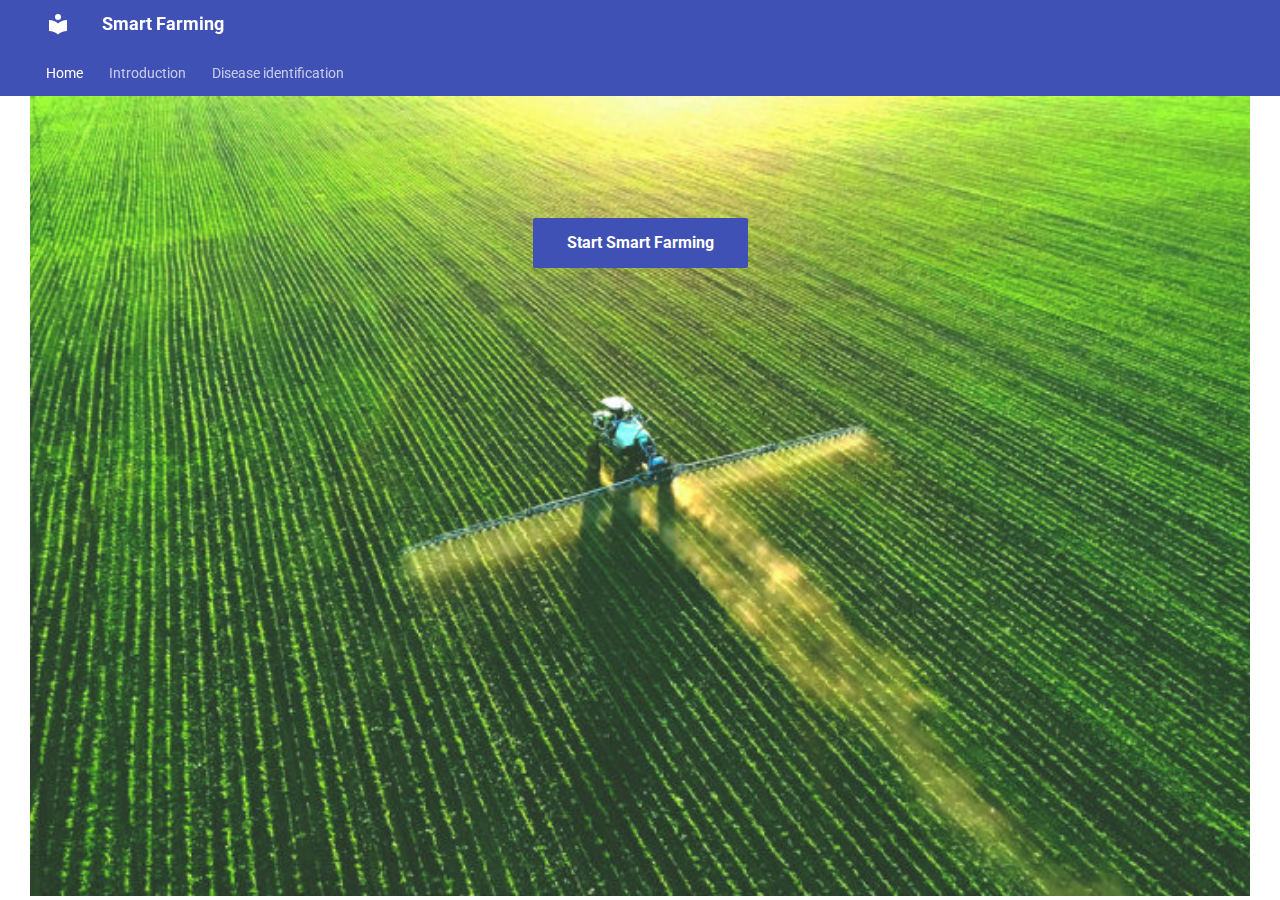
<file: index.html>
<!--
  Copyright (c) 2016-2022 Martin Donath <martin.donath@squidfunk.com>

  Permission is hereby granted, free of charge, to any person obtaining a copy
  of this software and associated documentation files (the "Software"), to
  deal in the Software without restriction, including without limitation the
  rights to use, copy, modify, merge, publish, distribute, sublicense, and/or
  sell copies of the Software, and to permit persons to whom the Software is
  furnished to do so, subject to the following conditions:

  The above copyright notice and this permission notice shall be included in
  all copies or substantial portions of the Software.

  THE SOFTWARE IS PROVIDED "AS IS", WITHOUT WARRANTY OF ANY KIND, EXPRESS OR
  IMPLIED, INCLUDING BUT NOT LIMITED TO THE WARRANTIES OF MERCHANTABILITY,
  FITNESS FOR A PARTICULAR PURPOSE AND NON-INFRINGEMENT. IN NO EVENT SHALL THE
  AUTHORS OR COPYRIGHT HOLDERS BE LIABLE FOR ANY CLAIM, DAMAGES OR OTHER
  LIABILITY, WHETHER IN AN ACTION OF CONTRACT, TORT OR OTHERWISE, ARISING
  FROM, OUT OF OR IN CONNECTION WITH THE SOFTWARE OR THE USE OR OTHER DEALINGS
  IN THE SOFTWARE.
-->


<!doctype html>
<html lang="en" class="no-js">
  <head>
    
      <meta charset="utf-8">
      <meta name="viewport" content="width=device-width,initial-scale=1">
      
      
        <meta name="author" content="Wenfeng Feng">
      
      
        <link rel="canonical" href="https://keepsimpler.github.io/smartfarming/">
      
      
      
        <link rel="next" href="introduction/">
      
      <link rel="icon" href="assets/favicon.png">
      <meta name="generator" content="mkdocs-1.4.2, mkdocs-material-9.0.3">
    
    
      
        <title>Smart Farming</title>
      
    
    
      <link rel="stylesheet" href="assets/stylesheets/main.6b71719e.min.css">
      
        
        <link rel="stylesheet" href="assets/stylesheets/palette.2505c338.min.css">
      
      

    
    
    
      
        
        
        <link rel="preconnect" href="https://fonts.gstatic.com" crossorigin>
        <link rel="stylesheet" href="https://fonts.googleapis.com/css?family=Roboto:300,300i,400,400i,700,700i%7CRoboto+Mono:400,400i,700,700i&display=fallback">
        <style>:root{--md-text-font:"Roboto";--md-code-font:"Roboto Mono"}</style>
      
    
    
      <link rel="stylesheet" href="stylesheets/extra.css">
    
      <link rel="stylesheet" href="css/ansi-colours.css">
    
      <link rel="stylesheet" href="css/jupyter-cells.css">
    
      <link rel="stylesheet" href="css/pandas-dataframe.css">
    
    <script>__md_scope=new URL(".",location),__md_hash=e=>[...e].reduce((e,_)=>(e<<5)-e+_.charCodeAt(0),0),__md_get=(e,_=localStorage,t=__md_scope)=>JSON.parse(_.getItem(t.pathname+"."+e)),__md_set=(e,_,t=localStorage,a=__md_scope)=>{try{t.setItem(a.pathname+"."+e,JSON.stringify(_))}catch(e){}}</script>
    
      

    
    
    
  </head>
  
  
    
    
    
    
    
    <body dir="ltr" data-md-color-scheme="default" data-md-color-primary="" data-md-color-accent="">
  
    
    
    <input class="md-toggle" data-md-toggle="drawer" type="checkbox" id="__drawer" autocomplete="off">
    <input class="md-toggle" data-md-toggle="search" type="checkbox" id="__search" autocomplete="off">
    <label class="md-overlay" for="__drawer"></label>
    <div data-md-component="skip">
      
        
        <a href="#welcome-to-mkdocs" class="md-skip">
          Skip to content
        </a>
      
    </div>
    <div data-md-component="announce">
      
    </div>
    
    
      

<header class="md-header" data-md-component="header">
  <nav class="md-header__inner md-grid" aria-label="Header">
    <a href="." title="Smart Farming" class="md-header__button md-logo" aria-label="Smart Farming" data-md-component="logo">
      
  
  <svg xmlns="http://www.w3.org/2000/svg" viewBox="0 0 24 24"><path d="M12 8a3 3 0 0 0 3-3 3 3 0 0 0-3-3 3 3 0 0 0-3 3 3 3 0 0 0 3 3m0 3.54C9.64 9.35 6.5 8 3 8v11c3.5 0 6.64 1.35 9 3.54 2.36-2.19 5.5-3.54 9-3.54V8c-3.5 0-6.64 1.35-9 3.54Z"/></svg>

    </a>
    <label class="md-header__button md-icon" for="__drawer">
      <svg xmlns="http://www.w3.org/2000/svg" viewBox="0 0 24 24"><path d="M3 6h18v2H3V6m0 5h18v2H3v-2m0 5h18v2H3v-2Z"/></svg>
    </label>
    <div class="md-header__title" data-md-component="header-title">
      <div class="md-header__ellipsis">
        <div class="md-header__topic">
          <span class="md-ellipsis">
            Smart Farming
          </span>
        </div>
        <div class="md-header__topic" data-md-component="header-topic">
          <span class="md-ellipsis">
            
              Home
            
          </span>
        </div>
      </div>
    </div>
    
    
    
    
  </nav>
  
</header>
    
    <div class="md-container" data-md-component="container">
      
      
  
        
          
            
<nav class="md-tabs" aria-label="Tabs" data-md-component="tabs">
  <div class="md-tabs__inner md-grid">
    <ul class="md-tabs__list">
      
        
  
  
    
  


  <li class="md-tabs__item">
    <a href="." class="md-tabs__link md-tabs__link--active">
      Home
    </a>
  </li>

      
        
  
  


  <li class="md-tabs__item">
    <a href="introduction/" class="md-tabs__link">
      Introduction
    </a>
  </li>

      
        
  
  


  
  
  
    <li class="md-tabs__item">
      <a href="disease/" class="md-tabs__link">
        Disease identification
      </a>
    </li>
  

      
    </ul>
  </div>
</nav>
          
        
      

  <!-- Additional styles for landing page -->
  <style>

    /* Application header should be static for the landing page */
    .md-header {
      position: initial;
    }

    /* Remove spacing, as we cannot hide it completely */
    .md-main__inner {
      margin: 0;
    }

    /* Hide main content for now */
    .md-content {
      display: none;
    }

    /* Hide table of contents */
    @media screen and (min-width: 60em) {
      .md-sidebar--secondary {
        display: none;
      }
    }

    /* Hide navigation */
    @media screen and (min-width: 76.25em) {
      .md-sidebar--primary {
        display: none;
      }
    }

    .center {
      display: block;
      margin-left: auto;
      margin-right: auto;
    }

    .my_class {
      width: 100%;
      height: 800px;
      background-image: url('assets/images/WEF_Artificial_Intelligence_for_Agriculture_Innovation_2021_Page5_Image1.jpg');
      background-position: center;
      background-repeat: no-repeat;
      background-size: cover;
      text-align: center;
      padding-top: 10%;
    }
  </style>

  <!-- Hero for landing page -->
  <section class="mdx-container">
    <div class="md-grid md-typeset">
      <div class="mdx-hero">

        <!-- Hero image -->
        <div 
          class="mdx-hero__image my_class"
          >
          <!-- <img
            src="assets/images/WEF_Artificial_Intelligence_for_Agriculture_Innovation_2021_Page5_Image1.jpg"
            alt=""
            width="1600"
            height="800"
            draggable="false"
            class="center"
          > -->
          <a
            href="introduction/"
            title="Introduction"
            class="md-button md-button--primary"
            style="display: inline-block;"
          >
            Start Smart Farming
          </a>
        </div>

      </div>
    </div>
  </section>

      <main class="md-main" data-md-component="main">
        <div class="md-main__inner md-grid">
          
            
              
              <div class="md-sidebar md-sidebar--primary" data-md-component="sidebar" data-md-type="navigation" >
                <div class="md-sidebar__scrollwrap">
                  <div class="md-sidebar__inner">
                    

  


  

<nav class="md-nav md-nav--primary md-nav--lifted md-nav--integrated" aria-label="Navigation" data-md-level="0">
  <label class="md-nav__title" for="__drawer">
    <a href="." title="Smart Farming" class="md-nav__button md-logo" aria-label="Smart Farming" data-md-component="logo">
      
  
  <svg xmlns="http://www.w3.org/2000/svg" viewBox="0 0 24 24"><path d="M12 8a3 3 0 0 0 3-3 3 3 0 0 0-3-3 3 3 0 0 0-3 3 3 3 0 0 0 3 3m0 3.54C9.64 9.35 6.5 8 3 8v11c3.5 0 6.64 1.35 9 3.54 2.36-2.19 5.5-3.54 9-3.54V8c-3.5 0-6.64 1.35-9 3.54Z"/></svg>

    </a>
    Smart Farming
  </label>
  
  <ul class="md-nav__list" data-md-scrollfix>
    
      
      
      

  
  
    
  
  
    <li class="md-nav__item md-nav__item--active">
      
      <input class="md-nav__toggle md-toggle" data-md-toggle="toc" type="checkbox" id="__toc">
      
      
        
      
      
      <a href="." class="md-nav__link md-nav__link--active">
        Home
      </a>
      
    </li>
  

    
      
      
      

  
  
  
    <li class="md-nav__item">
      <a href="introduction/" class="md-nav__link">
        Introduction
      </a>
    </li>
  

    
      
      
      

  
  
  
    
    <li class="md-nav__item md-nav__item--nested">
      
      
      
      
      <input class="md-nav__toggle md-toggle " data-md-toggle="__nav_3" type="checkbox" id="__nav_3" >
      
      
      
        <label class="md-nav__link" for="__nav_3" tabindex="0" aria-expanded="false">
          Disease identification
          <span class="md-nav__icon md-icon"></span>
        </label>
      
      <nav class="md-nav" aria-label="Disease identification" data-md-level="1">
        <label class="md-nav__title" for="__nav_3">
          <span class="md-nav__icon md-icon"></span>
          Disease identification
        </label>
        <ul class="md-nav__list" data-md-scrollfix>
          
            
              
  
  
  
    <li class="md-nav__item">
      <a href="disease/" class="md-nav__link">
        Introduction
      </a>
    </li>
  

            
          
            
              
  
  
  
    <li class="md-nav__item">
      <a href="disease/classification-on-plantvillage-2/" class="md-nav__link">
        Disease classification on PlantVillage
      </a>
    </li>
  

            
          
            
              
  
  
  
    <li class="md-nav__item">
      <a href="disease/detection-on-plantdoc/" class="md-nav__link">
        Disease detection on PlandDoc
      </a>
    </li>
  

            
          
            
              
  
  
  
    <li class="md-nav__item">
      <a href="disease/yolov7-plantdoc-ros2/" class="md-nav__link">
        Deploy disease detection to ROS2
      </a>
    </li>
  

            
          
        </ul>
      </nav>
    </li>
  

    
  </ul>
</nav>
                  </div>
                </div>
              </div>
            
            
          
          
            <div class="md-content" data-md-component="content">
              <article class="md-content__inner md-typeset">
                
              </article>
            </div>
          
          
        </div>
        
      </main>
      
    </div>
    <div class="md-dialog" data-md-component="dialog">
      <div class="md-dialog__inner md-typeset"></div>
    </div>
    
    <script id="__config" type="application/json">{"base": ".", "features": ["toc.integrate", "navigation.tabs"], "search": "assets/javascripts/workers/search.e5c33ebb.min.js", "translations": {"clipboard.copied": "Copied to clipboard", "clipboard.copy": "Copy to clipboard", "search.result.more.one": "1 more on this page", "search.result.more.other": "# more on this page", "search.result.none": "No matching documents", "search.result.one": "1 matching document", "search.result.other": "# matching documents", "search.result.placeholder": "Type to start searching", "search.result.term.missing": "Missing", "select.version": "Select version"}}</script>
    
    
      <script src="assets/javascripts/bundle.ba449ae6.min.js"></script>
      
    
  </body>
</html>
</file>
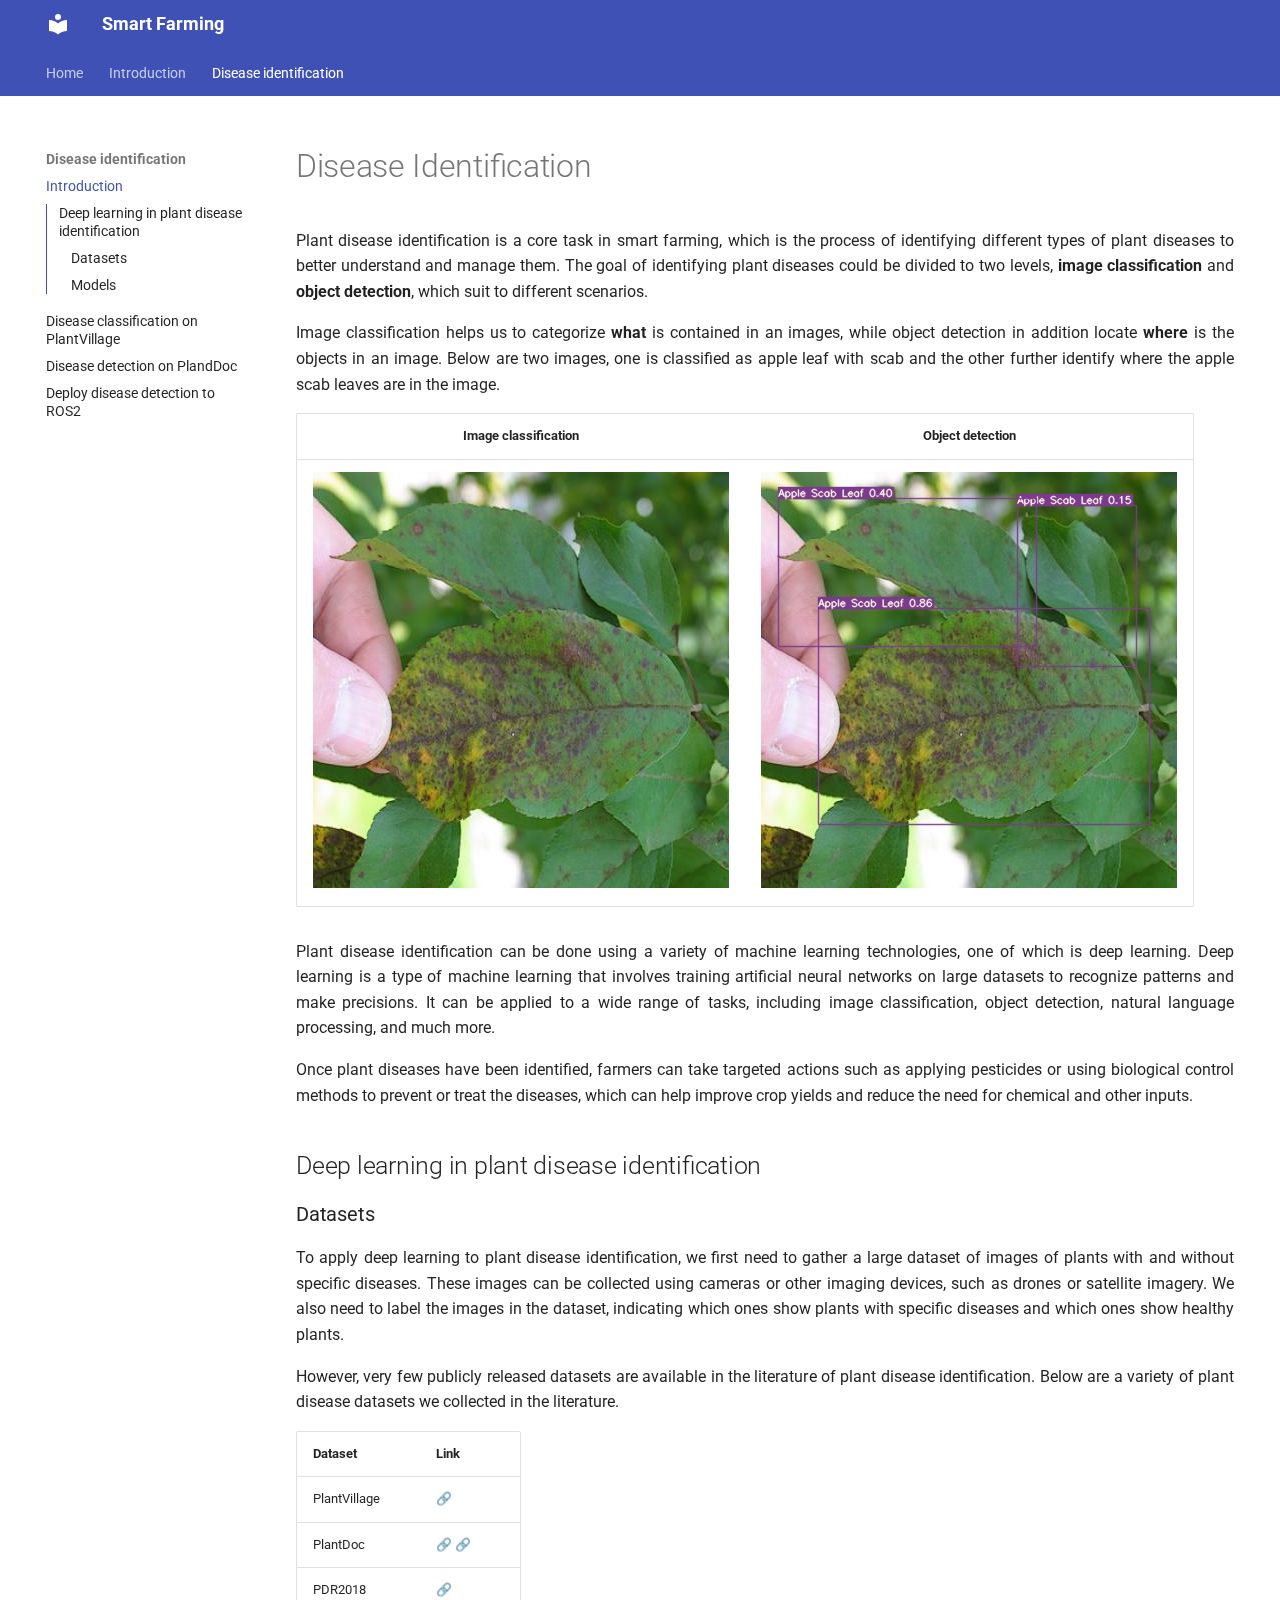
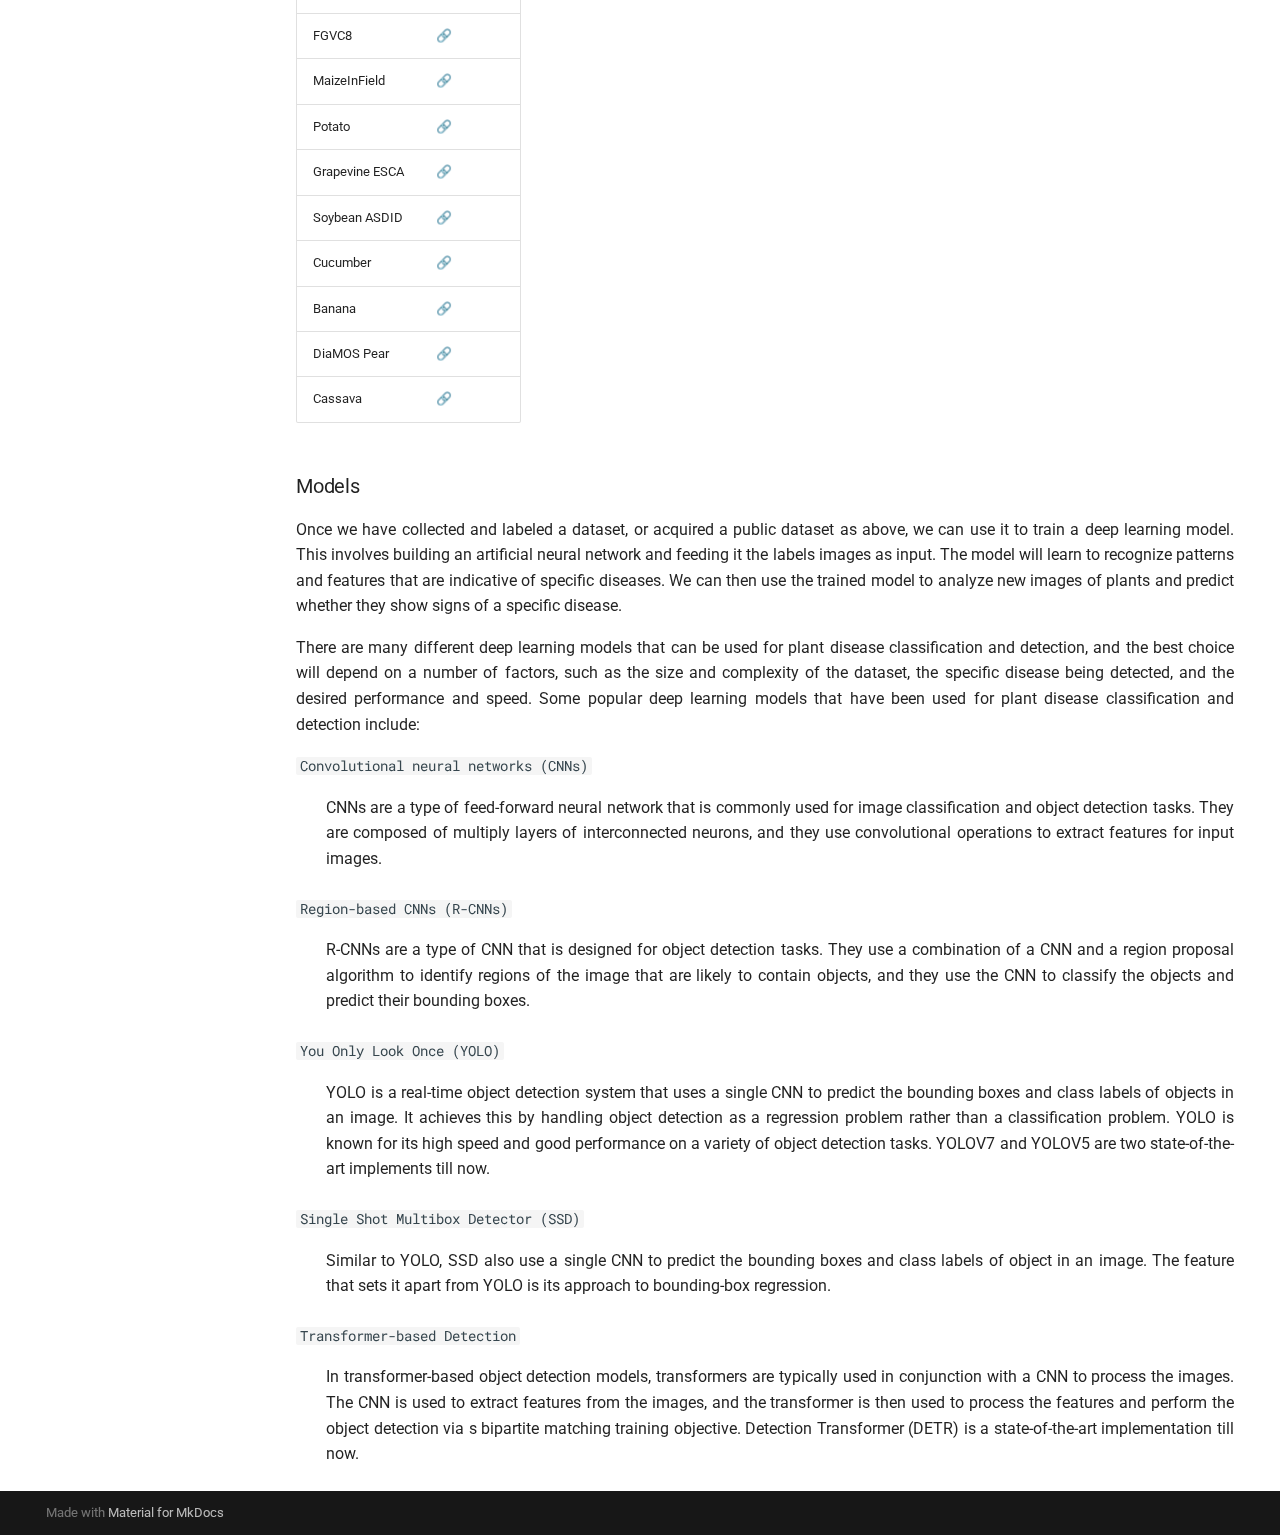
<file: disease/index.html>
<!doctype html>
<html lang="en" class="no-js">
  <head>
    
      <meta charset="utf-8">
      <meta name="viewport" content="width=device-width,initial-scale=1">
      
      
        <meta name="author" content="Wenfeng Feng">
      
      
        <link rel="canonical" href="https://keepsimpler.github.io/smartfarming/disease/">
      
      
        <link rel="prev" href="../introduction/">
      
      
        <link rel="next" href="classification-on-plantvillage-2/">
      
      <link rel="icon" href="../assets/favicon.png">
      <meta name="generator" content="mkdocs-1.4.2, mkdocs-material-9.0.3">
    
    
      
        <title>Introduction - Smart Farming</title>
      
    
    
      <link rel="stylesheet" href="../assets/stylesheets/main.6b71719e.min.css">
      
        
        <link rel="stylesheet" href="../assets/stylesheets/palette.2505c338.min.css">
      
      

    
    
    
      
        
        
        <link rel="preconnect" href="https://fonts.gstatic.com" crossorigin>
        <link rel="stylesheet" href="https://fonts.googleapis.com/css?family=Roboto:300,300i,400,400i,700,700i%7CRoboto+Mono:400,400i,700,700i&display=fallback">
        <style>:root{--md-text-font:"Roboto";--md-code-font:"Roboto Mono"}</style>
      
    
    
      <link rel="stylesheet" href="../stylesheets/extra.css">
    
      <link rel="stylesheet" href="../css/ansi-colours.css">
    
      <link rel="stylesheet" href="../css/jupyter-cells.css">
    
      <link rel="stylesheet" href="../css/pandas-dataframe.css">
    
    <script>__md_scope=new URL("..",location),__md_hash=e=>[...e].reduce((e,_)=>(e<<5)-e+_.charCodeAt(0),0),__md_get=(e,_=localStorage,t=__md_scope)=>JSON.parse(_.getItem(t.pathname+"."+e)),__md_set=(e,_,t=localStorage,a=__md_scope)=>{try{t.setItem(a.pathname+"."+e,JSON.stringify(_))}catch(e){}}</script>
    
      

    
    
    
  </head>
  
  
    
    
    
    
    
    <body dir="ltr" data-md-color-scheme="default" data-md-color-primary="" data-md-color-accent="">
  
    
    
    <input class="md-toggle" data-md-toggle="drawer" type="checkbox" id="__drawer" autocomplete="off">
    <input class="md-toggle" data-md-toggle="search" type="checkbox" id="__search" autocomplete="off">
    <label class="md-overlay" for="__drawer"></label>
    <div data-md-component="skip">
      
        
        <a href="#disease-identification" class="md-skip">
          Skip to content
        </a>
      
    </div>
    <div data-md-component="announce">
      
    </div>
    
    
      

<header class="md-header" data-md-component="header">
  <nav class="md-header__inner md-grid" aria-label="Header">
    <a href=".." title="Smart Farming" class="md-header__button md-logo" aria-label="Smart Farming" data-md-component="logo">
      
  
  <svg xmlns="http://www.w3.org/2000/svg" viewBox="0 0 24 24"><path d="M12 8a3 3 0 0 0 3-3 3 3 0 0 0-3-3 3 3 0 0 0-3 3 3 3 0 0 0 3 3m0 3.54C9.64 9.35 6.5 8 3 8v11c3.5 0 6.64 1.35 9 3.54 2.36-2.19 5.5-3.54 9-3.54V8c-3.5 0-6.64 1.35-9 3.54Z"/></svg>

    </a>
    <label class="md-header__button md-icon" for="__drawer">
      <svg xmlns="http://www.w3.org/2000/svg" viewBox="0 0 24 24"><path d="M3 6h18v2H3V6m0 5h18v2H3v-2m0 5h18v2H3v-2Z"/></svg>
    </label>
    <div class="md-header__title" data-md-component="header-title">
      <div class="md-header__ellipsis">
        <div class="md-header__topic">
          <span class="md-ellipsis">
            Smart Farming
          </span>
        </div>
        <div class="md-header__topic" data-md-component="header-topic">
          <span class="md-ellipsis">
            
              Introduction
            
          </span>
        </div>
      </div>
    </div>
    
    
    
    
  </nav>
  
</header>
    
    <div class="md-container" data-md-component="container">
      
      
        
          
            
<nav class="md-tabs" aria-label="Tabs" data-md-component="tabs">
  <div class="md-tabs__inner md-grid">
    <ul class="md-tabs__list">
      
        
  
  


  <li class="md-tabs__item">
    <a href=".." class="md-tabs__link">
      Home
    </a>
  </li>

      
        
  
  


  <li class="md-tabs__item">
    <a href="../introduction/" class="md-tabs__link">
      Introduction
    </a>
  </li>

      
        
  
  
    
  


  
  
  
    <li class="md-tabs__item">
      <a href="./" class="md-tabs__link md-tabs__link--active">
        Disease identification
      </a>
    </li>
  

      
    </ul>
  </div>
</nav>
          
        
      
      <main class="md-main" data-md-component="main">
        <div class="md-main__inner md-grid">
          
            
              
              <div class="md-sidebar md-sidebar--primary" data-md-component="sidebar" data-md-type="navigation" >
                <div class="md-sidebar__scrollwrap">
                  <div class="md-sidebar__inner">
                    

  


  

<nav class="md-nav md-nav--primary md-nav--lifted md-nav--integrated" aria-label="Navigation" data-md-level="0">
  <label class="md-nav__title" for="__drawer">
    <a href=".." title="Smart Farming" class="md-nav__button md-logo" aria-label="Smart Farming" data-md-component="logo">
      
  
  <svg xmlns="http://www.w3.org/2000/svg" viewBox="0 0 24 24"><path d="M12 8a3 3 0 0 0 3-3 3 3 0 0 0-3-3 3 3 0 0 0-3 3 3 3 0 0 0 3 3m0 3.54C9.64 9.35 6.5 8 3 8v11c3.5 0 6.64 1.35 9 3.54 2.36-2.19 5.5-3.54 9-3.54V8c-3.5 0-6.64 1.35-9 3.54Z"/></svg>

    </a>
    Smart Farming
  </label>
  
  <ul class="md-nav__list" data-md-scrollfix>
    
      
      
      

  
  
  
    <li class="md-nav__item">
      <a href=".." class="md-nav__link">
        Home
      </a>
    </li>
  

    
      
      
      

  
  
  
    <li class="md-nav__item">
      <a href="../introduction/" class="md-nav__link">
        Introduction
      </a>
    </li>
  

    
      
      
      

  
  
    
  
  
    
    <li class="md-nav__item md-nav__item--active md-nav__item--nested">
      
      
      
      
      <input class="md-nav__toggle md-toggle " data-md-toggle="__nav_3" type="checkbox" id="__nav_3" checked>
      
      
      
        <label class="md-nav__link" for="__nav_3" tabindex="0" aria-expanded="true">
          Disease identification
          <span class="md-nav__icon md-icon"></span>
        </label>
      
      <nav class="md-nav" aria-label="Disease identification" data-md-level="1">
        <label class="md-nav__title" for="__nav_3">
          <span class="md-nav__icon md-icon"></span>
          Disease identification
        </label>
        <ul class="md-nav__list" data-md-scrollfix>
          
            
              
  
  
    
  
  
    <li class="md-nav__item md-nav__item--active">
      
      <input class="md-nav__toggle md-toggle" data-md-toggle="toc" type="checkbox" id="__toc">
      
      
        
      
      
        <label class="md-nav__link md-nav__link--active" for="__toc">
          Introduction
          <span class="md-nav__icon md-icon"></span>
        </label>
      
      <a href="./" class="md-nav__link md-nav__link--active">
        Introduction
      </a>
      
        

<nav class="md-nav md-nav--secondary" aria-label="Table of contents">
  
  
  
    
  
  
    <label class="md-nav__title" for="__toc">
      <span class="md-nav__icon md-icon"></span>
      Table of contents
    </label>
    <ul class="md-nav__list" data-md-component="toc" data-md-scrollfix>
      
        <li class="md-nav__item">
  <a href="#deep-learning-in-plant-disease-identification" class="md-nav__link">
    Deep learning in plant disease identification
  </a>
  
    <nav class="md-nav" aria-label="Deep learning in plant disease identification">
      <ul class="md-nav__list">
        
          <li class="md-nav__item">
  <a href="#datasets" class="md-nav__link">
    Datasets
  </a>
  
</li>
        
          <li class="md-nav__item">
  <a href="#models" class="md-nav__link">
    Models
  </a>
  
</li>
        
      </ul>
    </nav>
  
</li>
      
    </ul>
  
</nav>
      
    </li>
  

            
          
            
              
  
  
  
    <li class="md-nav__item">
      <a href="classification-on-plantvillage-2/" class="md-nav__link">
        Disease classification on PlantVillage
      </a>
    </li>
  

            
          
            
              
  
  
  
    <li class="md-nav__item">
      <a href="detection-on-plantdoc/" class="md-nav__link">
        Disease detection on PlandDoc
      </a>
    </li>
  

            
          
            
              
  
  
  
    <li class="md-nav__item">
      <a href="yolov7-plantdoc-ros2/" class="md-nav__link">
        Deploy disease detection to ROS2
      </a>
    </li>
  

            
          
        </ul>
      </nav>
    </li>
  

    
  </ul>
</nav>
                  </div>
                </div>
              </div>
            
            
          
          
            <div class="md-content" data-md-component="content">
              <article class="md-content__inner md-typeset">
                
                  



<h1 id="disease-identification">Disease Identification</h1>
<p>Plant disease identification is a core task in smart farming, which is the process of identifying different types of plant diseases to better understand and manage them. The goal of identifying plant diseases could be divided to two levels, <strong>image classification</strong> and <strong>object detection</strong>, which suit to different scenarios.</p>
<p>Image classification helps us to categorize <strong>what</strong> is contained in an images, while object detection in addition locate <strong>where</strong> is the objects in an image.
Below are two images, one is classified as apple leaf with scab and the other further identify where the apple scab leaves are in the image.</p>
<table>
<thead>
<tr>
<th align="center">Image classification</th>
<th align="center">Object detection</th>
</tr>
</thead>
<tbody>
<tr>
<td align="center"><img alt="Image classification" src="../assets/images/classification-apple-scab-5366820.jpg" /></td>
<td align="center"><img alt="Object detection" src="../assets/images/detection-apple-scab-5366820.jpg" /></td>
</tr>
</tbody>
</table>
<p>Plant disease identification can be done using a variety of machine learning technologies, one of which is deep learning. Deep learning is a type of machine learning that involves training artificial neural networks on large datasets to recognize patterns and make precisions. It can be applied to a wide range of tasks, including image classification, object detection, natural language processing, and much more.</p>
<p>Once plant diseases have been identified, farmers can take targeted actions such as applying pesticides or using biological control methods to prevent or treat the diseases, which can help improve crop yields and reduce the need for chemical and other inputs.</p>
<h2 id="deep-learning-in-plant-disease-identification">Deep learning in plant disease identification</h2>
<h3 id="datasets">Datasets</h3>
<p>To apply deep learning to plant disease identification, we first need to gather a large dataset of images of plants with and without specific diseases. These images can be collected using cameras or other imaging devices, such as drones or satellite imagery. We also need to label the images in the dataset, indicating which ones show plants with specific diseases and which ones show healthy plants.</p>
<p>However, very few publicly released datasets are available in the literature of plant disease identification. Below are a variety of plant disease datasets we collected in the literature.</p>
<table>
<thead>
<tr>
<th align="left">Dataset</th>
<th align="left">Link</th>
</tr>
</thead>
<tbody>
<tr>
<td align="left">PlantVillage</td>
<td align="left"><a href="https://data.mendeley.com/datasets/tywbtsjrjv/1">🔗</a></td>
</tr>
<tr>
<td align="left">PlantDoc</td>
<td align="left"><a href="https://github.com/pratikkayal/PlantDoc-Dataset">🔗</a> <a href="https://public.roboflow.com/object-detection/plantdoc">🔗</a></td>
</tr>
<tr>
<td align="left">PDR2018</td>
<td align="left"><a href="https://github.com/xungeer29/AI-Challenger-Plant-Disease-Recognition">🔗</a></td>
</tr>
<tr>
<td align="left">FGVC8</td>
<td align="left"><a href="https://www.kaggle.com/competitions/plant-pathology-2021-fgvc8/data">🔗</a></td>
</tr>
<tr>
<td align="left">MaizeInField</td>
<td align="left"><a href="https://www.kaggle.com/datasets/hamishcrazeai/maize-in-field-dataset">🔗</a></td>
</tr>
<tr>
<td align="left">Potato</td>
<td align="left"><a href="https://drive.google.com/drive/folders/1FpcQA66pEg0XR8y5uEzWU__REPpqSAPD">🔗</a></td>
</tr>
<tr>
<td align="left">Grapevine ESCA</td>
<td align="left"><a href="https://data.mendeley.com/datasets/89cnxc58kj/1">🔗</a></td>
</tr>
<tr>
<td align="left">Soybean ASDID</td>
<td align="left"><a href="https://datadryad.org/stash/dataset/doi:10.5061/dryad.41ns1rnj3">🔗</a></td>
</tr>
<tr>
<td align="left">Cucumber</td>
<td align="left"><a href="https://www.kaggle.com/datasets/kareem3egm/cucumber-plant-diseases-dataset">🔗</a></td>
</tr>
<tr>
<td align="left">Banana</td>
<td align="left"><a href="https://data.mendeley.com/datasets/rjykr62kdh/1">🔗</a></td>
</tr>
<tr>
<td align="left">DiaMOS Pear</td>
<td align="left"><a href="https://doi.org/10.5281/zenodo.5557313">🔗</a></td>
</tr>
<tr>
<td align="left">Cassava</td>
<td align="left"><a href="https://www.kaggle.com/competitions/cassava-leaf-disease-classification/overview">🔗</a></td>
</tr>
</tbody>
</table>
<h3 id="models">Models</h3>
<p>Once we have collected and labeled a dataset, or acquired a public dataset as above, we can use it to train a deep learning model. This involves building an artificial neural network and feeding it the labels images as input. The model will learn to recognize patterns and features that are indicative of specific diseases. We can then use the trained model to analyze new images of plants and predict whether they show signs of a specific disease.</p>
<p>There are many different deep learning models that can be used for plant disease classification and detection, and the best choice will depend on  a number of factors, such as the size and complexity of the dataset, the specific disease being detected, and the desired performance and speed. Some popular deep learning models that have been used for plant disease classification and detection include:</p>
<dl>
<dt><code>Convolutional neural networks (CNNs)</code></dt>
<dd>
<p>CNNs are a type of feed-forward neural network that is commonly used for image classification and object detection tasks. They are composed of multiply layers of interconnected neurons, and they use convolutional operations to extract features for input images.</p>
</dd>
<dt><code>Region-based CNNs (R-CNNs)</code></dt>
<dd>
<p>R-CNNs are a type of CNN that is designed for object detection tasks. They use a combination of a CNN and a region proposal algorithm to identify regions of the image that are likely to contain objects, and they use the CNN to classify the objects and predict their bounding boxes.</p>
</dd>
<dt><code>You Only Look Once (YOLO)</code></dt>
<dd>
<p>YOLO is a real-time object detection system that uses a single CNN to predict the bounding boxes and class labels of objects in an image. It achieves this by handling object detection as a regression problem rather than a classification problem. YOLO is known for its high speed and good performance on a variety of object detection tasks. YOLOV7 and YOLOV5 are two state-of-the-art implements till now.</p>
</dd>
<dt><code>Single Shot Multibox Detector (SSD)</code></dt>
<dd>
<p>Similar to YOLO, SSD also use a single CNN to predict the bounding boxes and class labels of object in an image. The feature that sets it apart from YOLO is its approach to bounding-box regression.</p>
</dd>
<dt><code>Transformer-based Detection</code></dt>
<dd>
<p>In transformer-based object detection models, transformers are typically used in conjunction with a CNN to process the images. The CNN is used to extract features from the images, and the transformer is then used to process the features and perform the object detection via s bipartite matching training objective. Detection Transformer (DETR) is a state-of-the-art implementation till now.</p>
</dd>
</dl>





                
              </article>
            </div>
          
          
        </div>
        
      </main>
      
        <footer class="md-footer">
  
  <div class="md-footer-meta md-typeset">
    <div class="md-footer-meta__inner md-grid">
      <div class="md-copyright">
  
  
    Made with
    <a href="https://squidfunk.github.io/mkdocs-material/" target="_blank" rel="noopener">
      Material for MkDocs
    </a>
  
</div>
      
    </div>
  </div>
</footer>
      
    </div>
    <div class="md-dialog" data-md-component="dialog">
      <div class="md-dialog__inner md-typeset"></div>
    </div>
    
    <script id="__config" type="application/json">{"base": "..", "features": ["toc.integrate", "navigation.tabs"], "search": "../assets/javascripts/workers/search.e5c33ebb.min.js", "translations": {"clipboard.copied": "Copied to clipboard", "clipboard.copy": "Copy to clipboard", "search.result.more.one": "1 more on this page", "search.result.more.other": "# more on this page", "search.result.none": "No matching documents", "search.result.one": "1 matching document", "search.result.other": "# matching documents", "search.result.placeholder": "Type to start searching", "search.result.term.missing": "Missing", "select.version": "Select version"}}</script>
    
    
      <script src="../assets/javascripts/bundle.ba449ae6.min.js"></script>
      
    
  </body>
</html>
</file>
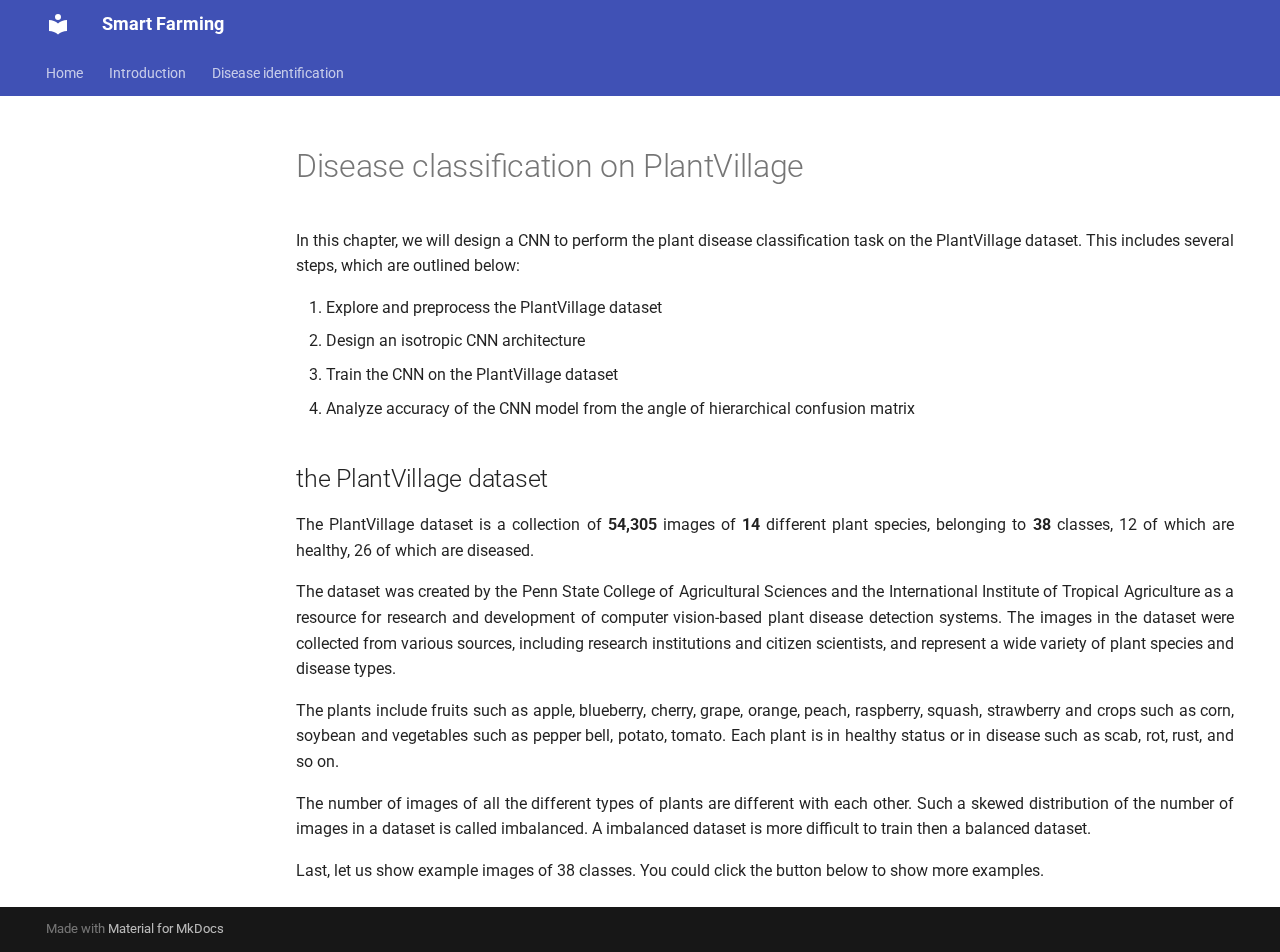
<file: disease/classification-on-plantvillage/index.html>
<!doctype html>
<html lang="en" class="no-js">
  <head>
    
      <meta charset="utf-8">
      <meta name="viewport" content="width=device-width,initial-scale=1">
      
      
        <meta name="author" content="Wenfeng Feng">
      
      
        <link rel="canonical" href="https://keepsimpler.github.io/smartfarming/disease/classification-on-plantvillage/">
      
      
      
      <link rel="icon" href="../../assets/favicon.png">
      <meta name="generator" content="mkdocs-1.4.2, mkdocs-material-9.0.3">
    
    
      
        <title>Disease classification on PlantVillage - Smart Farming</title>
      
    
    
      <link rel="stylesheet" href="../../assets/stylesheets/main.6b71719e.min.css">
      
        
        <link rel="stylesheet" href="../../assets/stylesheets/palette.2505c338.min.css">
      
      

    
    
    
      
        
        
        <link rel="preconnect" href="https://fonts.gstatic.com" crossorigin>
        <link rel="stylesheet" href="https://fonts.googleapis.com/css?family=Roboto:300,300i,400,400i,700,700i%7CRoboto+Mono:400,400i,700,700i&display=fallback">
        <style>:root{--md-text-font:"Roboto";--md-code-font:"Roboto Mono"}</style>
      
    
    
      <link rel="stylesheet" href="../../stylesheets/extra.css">
    
      <link rel="stylesheet" href="../../css/ansi-colours.css">
    
      <link rel="stylesheet" href="../../css/jupyter-cells.css">
    
      <link rel="stylesheet" href="../../css/pandas-dataframe.css">
    
    <script>__md_scope=new URL("../..",location),__md_hash=e=>[...e].reduce((e,_)=>(e<<5)-e+_.charCodeAt(0),0),__md_get=(e,_=localStorage,t=__md_scope)=>JSON.parse(_.getItem(t.pathname+"."+e)),__md_set=(e,_,t=localStorage,a=__md_scope)=>{try{t.setItem(a.pathname+"."+e,JSON.stringify(_))}catch(e){}}</script>
    
      

    
    
    
  </head>
  
  
    
    
    
    
    
    <body dir="ltr" data-md-color-scheme="default" data-md-color-primary="" data-md-color-accent="">
  
    
    
    <input class="md-toggle" data-md-toggle="drawer" type="checkbox" id="__drawer" autocomplete="off">
    <input class="md-toggle" data-md-toggle="search" type="checkbox" id="__search" autocomplete="off">
    <label class="md-overlay" for="__drawer"></label>
    <div data-md-component="skip">
      
        
        <a href="#disease-classification-on-plantvillage" class="md-skip">
          Skip to content
        </a>
      
    </div>
    <div data-md-component="announce">
      
    </div>
    
    
      

<header class="md-header" data-md-component="header">
  <nav class="md-header__inner md-grid" aria-label="Header">
    <a href="../.." title="Smart Farming" class="md-header__button md-logo" aria-label="Smart Farming" data-md-component="logo">
      
  
  <svg xmlns="http://www.w3.org/2000/svg" viewBox="0 0 24 24"><path d="M12 8a3 3 0 0 0 3-3 3 3 0 0 0-3-3 3 3 0 0 0-3 3 3 3 0 0 0 3 3m0 3.54C9.64 9.35 6.5 8 3 8v11c3.5 0 6.64 1.35 9 3.54 2.36-2.19 5.5-3.54 9-3.54V8c-3.5 0-6.64 1.35-9 3.54Z"/></svg>

    </a>
    <label class="md-header__button md-icon" for="__drawer">
      <svg xmlns="http://www.w3.org/2000/svg" viewBox="0 0 24 24"><path d="M3 6h18v2H3V6m0 5h18v2H3v-2m0 5h18v2H3v-2Z"/></svg>
    </label>
    <div class="md-header__title" data-md-component="header-title">
      <div class="md-header__ellipsis">
        <div class="md-header__topic">
          <span class="md-ellipsis">
            Smart Farming
          </span>
        </div>
        <div class="md-header__topic" data-md-component="header-topic">
          <span class="md-ellipsis">
            
              Disease classification on PlantVillage
            
          </span>
        </div>
      </div>
    </div>
    
    
    
    
  </nav>
  
</header>
    
    <div class="md-container" data-md-component="container">
      
      
        
          
            
<nav class="md-tabs" aria-label="Tabs" data-md-component="tabs">
  <div class="md-tabs__inner md-grid">
    <ul class="md-tabs__list">
      
        
  
  


  <li class="md-tabs__item">
    <a href="../.." class="md-tabs__link">
      Home
    </a>
  </li>

      
        
  
  


  <li class="md-tabs__item">
    <a href="../../introduction/" class="md-tabs__link">
      Introduction
    </a>
  </li>

      
        
  
  


  
  
  
    <li class="md-tabs__item">
      <a href="../" class="md-tabs__link">
        Disease identification
      </a>
    </li>
  

      
    </ul>
  </div>
</nav>
          
        
      
      <main class="md-main" data-md-component="main">
        <div class="md-main__inner md-grid">
          
            
              
              <div class="md-sidebar md-sidebar--primary" data-md-component="sidebar" data-md-type="navigation" >
                <div class="md-sidebar__scrollwrap">
                  <div class="md-sidebar__inner">
                    

  


  

<nav class="md-nav md-nav--primary md-nav--lifted md-nav--integrated" aria-label="Navigation" data-md-level="0">
  <label class="md-nav__title" for="__drawer">
    <a href="../.." title="Smart Farming" class="md-nav__button md-logo" aria-label="Smart Farming" data-md-component="logo">
      
  
  <svg xmlns="http://www.w3.org/2000/svg" viewBox="0 0 24 24"><path d="M12 8a3 3 0 0 0 3-3 3 3 0 0 0-3-3 3 3 0 0 0-3 3 3 3 0 0 0 3 3m0 3.54C9.64 9.35 6.5 8 3 8v11c3.5 0 6.64 1.35 9 3.54 2.36-2.19 5.5-3.54 9-3.54V8c-3.5 0-6.64 1.35-9 3.54Z"/></svg>

    </a>
    Smart Farming
  </label>
  
  <ul class="md-nav__list" data-md-scrollfix>
    
      
      
      

  
  
  
    <li class="md-nav__item">
      <a href="../.." class="md-nav__link">
        Home
      </a>
    </li>
  

    
      
      
      

  
  
  
    <li class="md-nav__item">
      <a href="../../introduction/" class="md-nav__link">
        Introduction
      </a>
    </li>
  

    
      
      
      

  
  
  
    
    <li class="md-nav__item md-nav__item--nested">
      
      
      
      
      <input class="md-nav__toggle md-toggle " data-md-toggle="__nav_3" type="checkbox" id="__nav_3" >
      
      
      
        <label class="md-nav__link" for="__nav_3" tabindex="0" aria-expanded="false">
          Disease identification
          <span class="md-nav__icon md-icon"></span>
        </label>
      
      <nav class="md-nav" aria-label="Disease identification" data-md-level="1">
        <label class="md-nav__title" for="__nav_3">
          <span class="md-nav__icon md-icon"></span>
          Disease identification
        </label>
        <ul class="md-nav__list" data-md-scrollfix>
          
            
              
  
  
  
    <li class="md-nav__item">
      <a href="../" class="md-nav__link">
        Introduction
      </a>
    </li>
  

            
          
            
              
  
  
  
    <li class="md-nav__item">
      <a href="../classification-on-plantvillage-2/" class="md-nav__link">
        Disease classification on PlantVillage
      </a>
    </li>
  

            
          
            
              
  
  
  
    <li class="md-nav__item">
      <a href="../detection-on-plantdoc/" class="md-nav__link">
        Disease detection on PlandDoc
      </a>
    </li>
  

            
          
            
              
  
  
  
    <li class="md-nav__item">
      <a href="../yolov7-plantdoc-ros2/" class="md-nav__link">
        Deploy disease detection to ROS2
      </a>
    </li>
  

            
          
        </ul>
      </nav>
    </li>
  

    
  </ul>
</nav>
                  </div>
                </div>
              </div>
            
            
          
          
            <div class="md-content" data-md-component="content">
              <article class="md-content__inner md-typeset">
                
                  



<h1 id="disease-classification-on-plantvillage">Disease classification on PlantVillage</h1>
<p>In this chapter, we will design a CNN to perform the plant disease classification task on the PlantVillage dataset. This includes several steps, which are outlined below:</p>
<ol>
<li>Explore and preprocess the PlantVillage dataset</li>
<li>Design an isotropic CNN architecture</li>
<li>Train the CNN on the PlantVillage dataset</li>
<li>Analyze accuracy of the CNN model from the angle of hierarchical confusion matrix</li>
</ol>
<h2 id="the-plantvillage-dataset">the PlantVillage dataset</h2>
<p>The PlantVillage dataset is a collection of <strong>54,305</strong> images of <strong>14</strong> different plant species, belonging to <strong>38</strong> classes, 12 of which are healthy, 26 of which are diseased.</p>
<p>The dataset was created by the Penn State College of Agricultural Sciences and the International Institute of Tropical Agriculture as a resource for research and development of computer vision-based plant disease detection systems.
The images in the dataset were collected from various sources, including research institutions and citizen scientists, and represent a wide variety of plant species and disease types.</p>
<p>The plants include fruits such as apple, blueberry, cherry, grape, orange, peach, raspberry, squash, strawberry and crops such as corn, soybean and vegetables such as pepper bell, potato, tomato. Each plant is in healthy status or in disease such as scab, rot, rust, and so on.</p>
<p>The number of images of all the different types of plants are different with each other. Such a skewed distribution of the number of images in a dataset is called imbalanced. A imbalanced dataset is more difficult to train then a balanced dataset.</p>
<p>Last, let us show example images of 38 classes. You could click the button below to show more examples.</p>





                
              </article>
            </div>
          
          
        </div>
        
      </main>
      
        <footer class="md-footer">
  
  <div class="md-footer-meta md-typeset">
    <div class="md-footer-meta__inner md-grid">
      <div class="md-copyright">
  
  
    Made with
    <a href="https://squidfunk.github.io/mkdocs-material/" target="_blank" rel="noopener">
      Material for MkDocs
    </a>
  
</div>
      
    </div>
  </div>
</footer>
      
    </div>
    <div class="md-dialog" data-md-component="dialog">
      <div class="md-dialog__inner md-typeset"></div>
    </div>
    
    <script id="__config" type="application/json">{"base": "../..", "features": ["toc.integrate", "navigation.tabs"], "search": "../../assets/javascripts/workers/search.e5c33ebb.min.js", "translations": {"clipboard.copied": "Copied to clipboard", "clipboard.copy": "Copy to clipboard", "search.result.more.one": "1 more on this page", "search.result.more.other": "# more on this page", "search.result.none": "No matching documents", "search.result.one": "1 matching document", "search.result.other": "# matching documents", "search.result.placeholder": "Type to start searching", "search.result.term.missing": "Missing", "select.version": "Select version"}}</script>
    
    
      <script src="../../assets/javascripts/bundle.ba449ae6.min.js"></script>
      
    
  </body>
</html>
</file>
<file: stylesheets/extra.css>
p {
    text-align: justify;
    text-justify: inter-word;
  }
</file>
<file: css/ansi-colours.css>
/*!
*
* IPython notebook
*
*/
/* CSS font colors for translated ANSI escape sequences */
/* The color values are a mix of
   http://www.xcolors.net/dl/baskerville-ivorylight and
   http://www.xcolors.net/dl/euphrasia */
.ansi-black-fg {
  color: #3E424D;
}
.ansi-black-bg {
  background-color: #3E424D;
}
.ansi-black-intense-fg {
  color: #282C36;
}
.ansi-black-intense-bg {
  background-color: #282C36;
}
.ansi-red-fg {
  color: #E75C58;
}
.ansi-red-bg {
  background-color: #E75C58;
}
.ansi-red-intense-fg {
  color: #B22B31;
}
.ansi-red-intense-bg {
  background-color: #B22B31;
}
.ansi-green-fg {
  color: #00A250;
}
.ansi-green-bg {
  background-color: #00A250;
}
.ansi-green-intense-fg {
  color: #007427;
}
.ansi-green-intense-bg {
  background-color: #007427;
}
.ansi-yellow-fg {
  color: #DDB62B;
}
.ansi-yellow-bg {
  background-color: #DDB62B;
}
.ansi-yellow-intense-fg {
  color: #B27D12;
}
.ansi-yellow-intense-bg {
  background-color: #B27D12;
}
.ansi-blue-fg {
  color: #208FFB;
}
.ansi-blue-bg {
  background-color: #208FFB;
}
.ansi-blue-intense-fg {
  color: #0065CA;
}
.ansi-blue-intense-bg {
  background-color: #0065CA;
}
.ansi-magenta-fg {
  color: #D160C4;
}
.ansi-magenta-bg {
  background-color: #D160C4;
}
.ansi-magenta-intense-fg {
  color: #A03196;
}
.ansi-magenta-intense-bg {
  background-color: #A03196;
}
.ansi-cyan-fg {
  color: #60C6C8;
}
.ansi-cyan-bg {
  background-color: #60C6C8;
}
.ansi-cyan-intense-fg {
  color: #258F8F;
}
.ansi-cyan-intense-bg {
  background-color: #258F8F;
}
.ansi-white-fg {
  color: #C5C1B4;
}
.ansi-white-bg {
  background-color: #C5C1B4;
}
.ansi-white-intense-fg {
  color: #A1A6B2;
}
.ansi-white-intense-bg {
  background-color: #A1A6B2;
}
.ansi-default-inverse-fg {
  color: #FFFFFF;
}
.ansi-default-inverse-bg {
  background-color: #000000;
}
.ansi-bold {
  font-weight: bold;
}
.ansi-underline {
  text-decoration: underline;
}
/* The following styles are deprecated an will be removed in a future version */
.ansibold {
  font-weight: bold;
}
.ansi-inverse {
  outline: 0.5px dotted;
}
/* use dark versions for foreground, to improve visibility */
.ansiblack {
  color: black;
}
.ansired {
  color: darkred;
}
.ansigreen {
  color: darkgreen;
}
.ansiyellow {
  color: #c4a000;
}
.ansiblue {
  color: darkblue;
}
.ansipurple {
  color: darkviolet;
}
.ansicyan {
  color: steelblue;
}
.ansigray {
  color: gray;
}
/* and light for background, for the same reason */
.ansibgblack {
  background-color: black;
}
.ansibgred {
  background-color: red;
}
.ansibggreen {
  background-color: green;
}
.ansibgyellow {
  background-color: yellow;
}
.ansibgblue {
  background-color: blue;
}
.ansibgpurple {
  background-color: magenta;
}
.ansibgcyan {
  background-color: cyan;
}
.ansibggray {
  background-color: gray;
}
</file>
<file: css/jupyter-cells.css>
/* Input cells */
.input code, .input pre {
    background-color: #3333aa11;
}

/* Output cells */
.output pre {
    background-color: #ececec80;
    padding: 10px;
}
</file>
<file: css/pandas-dataframe.css>
/* Pretty Pandas Dataframes */
/* Supports mkdocs-material color variables */
.dataframe {
    border: 0;
    font-size: smaller;
}
.dataframe tr {
    border: none;
    background: var(--md-code-bg-color, #ffffff);
}
.dataframe tr:nth-child(even) {
    background: var(--md-default-bg-color, #f5f5f5);
}
.dataframe tr:hover {
    background-color: var(--md-footer-bg-color--dark, #e1f5fe);
}

.dataframe thead th {
    background: var(--md-default-bg-color, #ffffff);
    border-bottom: 1px solid #aaa;
    font-weight: bold;
}
.dataframe th {
    border: none;
    padding-left: 10px;
    padding-right: 10px;
}

.dataframe td{
    /* background: #fff; */
    border: none;
    text-align: right;
    min-width:5em;
    padding-left: 10px;
    padding-right: 10px;
}
</file>
<file: assets/stylesheets/main.6b71719e.min.css>
@charset "UTF-8";html{-webkit-text-size-adjust:none;-moz-text-size-adjust:none;text-size-adjust:none;box-sizing:border-box}*,:after,:before{box-sizing:inherit}@media (prefers-reduced-motion){*,:after,:before{transition:none!important}}body{margin:0}a,button,input,label{-webkit-tap-highlight-color:transparent}a{color:inherit;text-decoration:none}hr{border:0;box-sizing:initial;display:block;height:.05rem;overflow:visible;padding:0}small{font-size:80%}sub,sup{line-height:1em}img{border-style:none}table{border-collapse:initial;border-spacing:0}td,th{font-weight:400;vertical-align:top}button{background:#0000;border:0;font-family:inherit;font-size:inherit;margin:0;padding:0}input{border:0;outline:none}:root{--md-primary-fg-color:#4051b5;--md-primary-fg-color--light:#5d6cc0;--md-primary-fg-color--dark:#303fa1;--md-primary-bg-color:#fff;--md-primary-bg-color--light:#ffffffb3;--md-accent-fg-color:#526cfe;--md-accent-fg-color--transparent:#526cfe1a;--md-accent-bg-color:#fff;--md-accent-bg-color--light:#ffffffb3}:root,[data-md-color-scheme=default]{--md-default-fg-color:#000000de;--md-default-fg-color--light:#0000008a;--md-default-fg-color--lighter:#00000052;--md-default-fg-color--lightest:#00000012;--md-default-bg-color:#fff;--md-default-bg-color--light:#ffffffb3;--md-default-bg-color--lighter:#ffffff4d;--md-default-bg-color--lightest:#ffffff1f;--md-code-fg-color:#36464e;--md-code-bg-color:#f5f5f5;--md-code-hl-color:#ffff0080;--md-code-hl-number-color:#d52a2a;--md-code-hl-special-color:#db1457;--md-code-hl-function-color:#a846b9;--md-code-hl-constant-color:#6e59d9;--md-code-hl-keyword-color:#3f6ec6;--md-code-hl-string-color:#1c7d4d;--md-code-hl-name-color:var(--md-code-fg-color);--md-code-hl-operator-color:var(--md-default-fg-color--light);--md-code-hl-punctuation-color:var(--md-default-fg-color--light);--md-code-hl-comment-color:var(--md-default-fg-color--light);--md-code-hl-generic-color:var(--md-default-fg-color--light);--md-code-hl-variable-color:var(--md-default-fg-color--light);--md-typeset-color:var(--md-default-fg-color);--md-typeset-a-color:var(--md-primary-fg-color);--md-typeset-mark-color:#ffff0080;--md-typeset-del-color:#f5503d26;--md-typeset-ins-color:#0bd57026;--md-typeset-kbd-color:#fafafa;--md-typeset-kbd-accent-color:#fff;--md-typeset-kbd-border-color:#b8b8b8;--md-typeset-table-color:#0000001f;--md-admonition-fg-color:var(--md-default-fg-color);--md-admonition-bg-color:var(--md-default-bg-color);--md-footer-fg-color:#fff;--md-footer-fg-color--light:#ffffffb3;--md-footer-fg-color--lighter:#fff6;--md-footer-bg-color:#000000de;--md-footer-bg-color--dark:#00000052;--md-shadow-z1:0 0.2rem 0.5rem #0000000d,0 0 0.05rem #0000001a;--md-shadow-z2:0 0.2rem 0.5rem #0000001a,0 0 0.05rem #00000040;--md-shadow-z3:0 0.2rem 0.5rem #0003,0 0 0.05rem #00000059}.md-icon svg{fill:currentcolor;display:block;height:1.2rem;width:1.2rem}body{-webkit-font-smoothing:antialiased;-moz-osx-font-smoothing:grayscale;--md-text-font-family:var(--md-text-font,_),-apple-system,BlinkMacSystemFont,Helvetica,Arial,sans-serif;--md-code-font-family:var(--md-code-font,_),SFMono-Regular,Consolas,Menlo,monospace}aside,body,input{font-feature-settings:"kern","liga";color:var(--md-typeset-color);font-family:var(--md-text-font-family)}code,kbd,pre{font-feature-settings:"kern";font-family:var(--md-code-font-family)}:root{--md-typeset-table-sort-icon:url('data:image/svg+xml;charset=utf-8,<svg xmlns="http://www.w3.org/2000/svg" viewBox="0 0 24 24"><path d="m18 21-4-4h3V7h-3l4-4 4 4h-3v10h3M2 19v-2h10v2M2 13v-2h7v2M2 7V5h4v2H2Z"/></svg>');--md-typeset-table-sort-icon--asc:url('data:image/svg+xml;charset=utf-8,<svg xmlns="http://www.w3.org/2000/svg" viewBox="0 0 24 24"><path d="M19 17h3l-4 4-4-4h3V3h2M2 17h10v2H2M6 5v2H2V5m0 6h7v2H2v-2Z"/></svg>');--md-typeset-table-sort-icon--desc:url('data:image/svg+xml;charset=utf-8,<svg xmlns="http://www.w3.org/2000/svg" viewBox="0 0 24 24"><path d="M19 7h3l-4-4-4 4h3v14h2M2 17h10v2H2M6 5v2H2V5m0 6h7v2H2v-2Z"/></svg>')}.md-typeset{-webkit-print-color-adjust:exact;color-adjust:exact;font-size:.8rem;line-height:1.6}@media print{.md-typeset{font-size:.68rem}}.md-typeset blockquote,.md-typeset dl,.md-typeset figure,.md-typeset ol,.md-typeset pre,.md-typeset ul{margin-bottom:1em;margin-top:1em}.md-typeset h1{color:var(--md-default-fg-color--light);font-size:2em;line-height:1.3;margin:0 0 1.25em}.md-typeset h1,.md-typeset h2{font-weight:300;letter-spacing:-.01em}.md-typeset h2{font-size:1.5625em;line-height:1.4;margin:1.6em 0 .64em}.md-typeset h3{font-size:1.25em;font-weight:400;letter-spacing:-.01em;line-height:1.5;margin:1.6em 0 .8em}.md-typeset h2+h3{margin-top:.8em}.md-typeset h4{font-weight:700;letter-spacing:-.01em;margin:1em 0}.md-typeset h5,.md-typeset h6{color:var(--md-default-fg-color--light);font-size:.8em;font-weight:700;letter-spacing:-.01em;margin:1.25em 0}.md-typeset h5{text-transform:uppercase}.md-typeset hr{border-bottom:.05rem solid var(--md-default-fg-color--lightest);display:flow-root;margin:1.5em 0}.md-typeset a{color:var(--md-typeset-a-color);word-break:break-word}.md-typeset a,.md-typeset a:before{transition:color 125ms}.md-typeset a:focus,.md-typeset a:hover{color:var(--md-accent-fg-color)}.md-typeset a:focus code,.md-typeset a:hover code{background-color:var(--md-accent-fg-color--transparent)}.md-typeset a code{color:currentcolor;transition:background-color 125ms}.md-typeset a.focus-visible{outline-color:var(--md-accent-fg-color);outline-offset:.2rem}.md-typeset code,.md-typeset kbd,.md-typeset pre{color:var(--md-code-fg-color);direction:ltr;font-variant-ligatures:none}@media print{.md-typeset code,.md-typeset kbd,.md-typeset pre{white-space:pre-wrap}}.md-typeset code{background-color:var(--md-code-bg-color);border-radius:.1rem;-webkit-box-decoration-break:clone;box-decoration-break:clone;font-size:.85em;padding:0 .2941176471em;word-break:break-word}.md-typeset code:not(.focus-visible){-webkit-tap-highlight-color:transparent;outline:none}.md-typeset pre{display:flow-root;line-height:1.4;position:relative}.md-typeset pre>code{-webkit-box-decoration-break:slice;box-decoration-break:slice;box-shadow:none;display:block;margin:0;outline-color:var(--md-accent-fg-color);overflow:auto;padding:.7720588235em 1.1764705882em;scrollbar-color:var(--md-default-fg-color--lighter) #0000;scrollbar-width:thin;touch-action:auto;word-break:normal}.md-typeset pre>code:hover{scrollbar-color:var(--md-accent-fg-color) #0000}.md-typeset pre>code::-webkit-scrollbar{height:.2rem;width:.2rem}.md-typeset pre>code::-webkit-scrollbar-thumb{background-color:var(--md-default-fg-color--lighter)}.md-typeset pre>code::-webkit-scrollbar-thumb:hover{background-color:var(--md-accent-fg-color)}.md-typeset kbd{background-color:var(--md-typeset-kbd-color);border-radius:.1rem;box-shadow:0 .1rem 0 .05rem var(--md-typeset-kbd-border-color),0 .1rem 0 var(--md-typeset-kbd-border-color),0 -.1rem .2rem var(--md-typeset-kbd-accent-color) inset;color:var(--md-default-fg-color);display:inline-block;font-size:.75em;padding:0 .6666666667em;vertical-align:text-top;word-break:break-word}.md-typeset mark{background-color:var(--md-typeset-mark-color);-webkit-box-decoration-break:clone;box-decoration-break:clone;color:inherit;word-break:break-word}.md-typeset abbr{border-bottom:.05rem dotted var(--md-default-fg-color--light);cursor:help;text-decoration:none}@media (hover:none){.md-typeset abbr[title]:focus:after,.md-typeset abbr[title]:hover:after{background-color:var(--md-default-fg-color);border-radius:.1rem;box-shadow:var(--md-shadow-z3);color:var(--md-default-bg-color);content:attr(title);font-size:.7rem;left:.8rem;margin-top:2em;padding:.2rem .3rem;position:absolute;right:.8rem}}.md-typeset small{opacity:.75}[dir=ltr] .md-typeset sub,[dir=ltr] .md-typeset sup{margin-left:.078125em}[dir=rtl] .md-typeset sub,[dir=rtl] .md-typeset sup{margin-right:.078125em}[dir=ltr] .md-typeset blockquote{padding-left:.6rem}[dir=rtl] .md-typeset blockquote{padding-right:.6rem}[dir=ltr] .md-typeset blockquote{border-left:.2rem solid var(--md-default-fg-color--lighter)}[dir=rtl] .md-typeset blockquote{border-right:.2rem solid var(--md-default-fg-color--lighter)}.md-typeset blockquote{color:var(--md-default-fg-color--light);margin-left:0;margin-right:0}.md-typeset ul{list-style-type:disc}[dir=ltr] .md-typeset ol,[dir=ltr] .md-typeset ul{margin-left:.625em}[dir=rtl] .md-typeset ol,[dir=rtl] .md-typeset ul{margin-right:.625em}.md-typeset ol,.md-typeset ul{padding:0}.md-typeset ol:not([hidden]),.md-typeset ul:not([hidden]){display:flow-root}.md-typeset ol ol,.md-typeset ul ol{list-style-type:lower-alpha}.md-typeset ol ol ol,.md-typeset ul ol ol{list-style-type:lower-roman}[dir=ltr] .md-typeset ol li,[dir=ltr] .md-typeset ul li{margin-left:1.25em}[dir=rtl] .md-typeset ol li,[dir=rtl] .md-typeset ul li{margin-right:1.25em}.md-typeset ol li,.md-typeset ul li{margin-bottom:.5em}.md-typeset ol li blockquote,.md-typeset ol li p,.md-typeset ul li blockquote,.md-typeset ul li p{margin:.5em 0}.md-typeset ol li:last-child,.md-typeset ul li:last-child{margin-bottom:0}[dir=ltr] .md-typeset ol li ol,[dir=ltr] .md-typeset ol li ul,[dir=ltr] .md-typeset ul li ol,[dir=ltr] .md-typeset ul li ul{margin-left:.625em}[dir=rtl] .md-typeset ol li ol,[dir=rtl] .md-typeset ol li ul,[dir=rtl] .md-typeset ul li ol,[dir=rtl] .md-typeset ul li ul{margin-right:.625em}.md-typeset ol li ol,.md-typeset ol li ul,.md-typeset ul li ol,.md-typeset ul li ul{margin-bottom:.5em;margin-top:.5em}[dir=ltr] .md-typeset dd{margin-left:1.875em}[dir=rtl] .md-typeset dd{margin-right:1.875em}.md-typeset dd{margin-bottom:1.5em;margin-top:1em}.md-typeset img,.md-typeset svg,.md-typeset video{height:auto;max-width:100%}.md-typeset img[align=left]{margin:1em 1em 1em 0}.md-typeset img[align=right]{margin:1em 0 1em 1em}.md-typeset img[align]:only-child{margin-top:0}.md-typeset img[src$="#gh-dark-mode-only"],.md-typeset img[src$="#only-dark"]{display:none}.md-typeset figure{display:flow-root;margin:1em auto;max-width:100%;text-align:center;width:-webkit-fit-content;width:-moz-fit-content;width:fit-content}.md-typeset figure img{display:block}.md-typeset figcaption{font-style:italic;margin:1em auto;max-width:24rem}.md-typeset iframe{max-width:100%}.md-typeset table:not([class]){background-color:var(--md-default-bg-color);border:.05rem solid var(--md-typeset-table-color);border-radius:.1rem;display:inline-block;font-size:.64rem;max-width:100%;overflow:auto;touch-action:auto}@media print{.md-typeset table:not([class]){display:table}}.md-typeset table:not([class])+*{margin-top:1.5em}.md-typeset table:not([class]) td>:first-child,.md-typeset table:not([class]) th>:first-child{margin-top:0}.md-typeset table:not([class]) td>:last-child,.md-typeset table:not([class]) th>:last-child{margin-bottom:0}.md-typeset table:not([class]) td:not([align]),.md-typeset table:not([class]) th:not([align]){text-align:left}[dir=rtl] .md-typeset table:not([class]) td:not([align]),[dir=rtl] .md-typeset table:not([class]) th:not([align]){text-align:right}.md-typeset table:not([class]) th{font-weight:700;min-width:5rem;padding:.9375em 1.25em;vertical-align:top}.md-typeset table:not([class]) td{border-top:.05rem solid var(--md-typeset-table-color);padding:.9375em 1.25em;vertical-align:top}.md-typeset table:not([class]) tbody tr{transition:background-color 125ms}.md-typeset table:not([class]) tbody tr:hover{background-color:rgba(0,0,0,.035);box-shadow:0 .05rem 0 var(--md-default-bg-color) inset}.md-typeset table:not([class]) a{word-break:normal}.md-typeset table th[role=columnheader]{cursor:pointer}[dir=ltr] .md-typeset table th[role=columnheader]:after{margin-left:.5em}[dir=rtl] .md-typeset table th[role=columnheader]:after{margin-right:.5em}.md-typeset table th[role=columnheader]:after{content:"";display:inline-block;height:1.2em;-webkit-mask-image:var(--md-typeset-table-sort-icon);mask-image:var(--md-typeset-table-sort-icon);-webkit-mask-repeat:no-repeat;mask-repeat:no-repeat;-webkit-mask-size:contain;mask-size:contain;transition:background-color 125ms;vertical-align:text-bottom;width:1.2em}.md-typeset table th[role=columnheader]:hover:after{background-color:var(--md-default-fg-color--lighter)}.md-typeset table th[role=columnheader][aria-sort=ascending]:after{background-color:var(--md-default-fg-color--light);-webkit-mask-image:var(--md-typeset-table-sort-icon--asc);mask-image:var(--md-typeset-table-sort-icon--asc)}.md-typeset table th[role=columnheader][aria-sort=descending]:after{background-color:var(--md-default-fg-color--light);-webkit-mask-image:var(--md-typeset-table-sort-icon--desc);mask-image:var(--md-typeset-table-sort-icon--desc)}.md-typeset__scrollwrap{margin:1em -.8rem;overflow-x:auto;touch-action:auto}.md-typeset__table{display:inline-block;margin-bottom:.5em;padding:0 .8rem}@media print{.md-typeset__table{display:block}}html .md-typeset__table table{display:table;margin:0;overflow:hidden;width:100%}@media screen and (max-width:44.9375em){.md-content__inner>pre{margin:1em -.8rem}.md-content__inner>pre code{border-radius:0}}.md-banner{background-color:var(--md-footer-bg-color);color:var(--md-footer-fg-color);overflow:auto}@media print{.md-banner{display:none}}.md-banner--warning{background:var(--md-typeset-mark-color);color:var(--md-default-fg-color)}.md-banner__inner{font-size:.7rem;margin:.6rem auto;padding:0 .8rem}[dir=ltr] .md-banner__button{float:right}[dir=rtl] .md-banner__button{float:left}.md-banner__button{color:inherit;cursor:pointer;transition:opacity .25s}.md-banner__button:hover{opacity:.7}html{font-size:125%;height:100%;overflow-x:hidden}@media screen and (min-width:100em){html{font-size:137.5%}}@media screen and (min-width:125em){html{font-size:150%}}body{background-color:var(--md-default-bg-color);display:flex;flex-direction:column;font-size:.5rem;min-height:100%;position:relative;width:100%}@media print{body{display:block}}@media screen and (max-width:59.9375em){body[data-md-scrolllock]{position:fixed}}.md-grid{margin-left:auto;margin-right:auto;max-width:61rem}.md-container{display:flex;flex-direction:column;flex-grow:1}@media print{.md-container{display:block}}.md-main{flex-grow:1}.md-main__inner{display:flex;height:100%;margin-top:1.5rem}.md-ellipsis{overflow:hidden;text-overflow:ellipsis;white-space:nowrap}.md-toggle{display:none}.md-option{height:0;opacity:0;position:absolute;width:0}.md-option:checked+label:not([hidden]){display:block}.md-option.focus-visible+label{outline-color:var(--md-accent-fg-color);outline-style:auto}.md-skip{background-color:var(--md-default-fg-color);border-radius:.1rem;color:var(--md-default-bg-color);font-size:.64rem;margin:.5rem;opacity:0;outline-color:var(--md-accent-fg-color);padding:.3rem .5rem;position:fixed;transform:translateY(.4rem);z-index:-1}.md-skip:focus{opacity:1;transform:translateY(0);transition:transform .25s cubic-bezier(.4,0,.2,1),opacity 175ms 75ms;z-index:10}@page{margin:25mm}:root{--md-clipboard-icon:url('data:image/svg+xml;charset=utf-8,<svg xmlns="http://www.w3.org/2000/svg" viewBox="0 0 24 24"><path d="M19 21H8V7h11m0-2H8a2 2 0 0 0-2 2v14a2 2 0 0 0 2 2h11a2 2 0 0 0 2-2V7a2 2 0 0 0-2-2m-3-4H4a2 2 0 0 0-2 2v14h2V3h12V1Z"/></svg>')}.md-clipboard{border-radius:.1rem;color:var(--md-default-fg-color--lightest);cursor:pointer;height:1.5em;outline-color:var(--md-accent-fg-color);outline-offset:.1rem;position:absolute;right:.5em;top:.5em;transition:color .25s;width:1.5em;z-index:1}@media print{.md-clipboard{display:none}}.md-clipboard:not(.focus-visible){-webkit-tap-highlight-color:transparent;outline:none}:hover>.md-clipboard{color:var(--md-default-fg-color--light)}.md-clipboard:focus,.md-clipboard:hover{color:var(--md-accent-fg-color)}.md-clipboard:after{background-color:currentcolor;content:"";display:block;height:1.125em;margin:0 auto;-webkit-mask-image:var(--md-clipboard-icon);mask-image:var(--md-clipboard-icon);-webkit-mask-position:center;mask-position:center;-webkit-mask-repeat:no-repeat;mask-repeat:no-repeat;-webkit-mask-size:contain;mask-size:contain;width:1.125em}.md-clipboard--inline{cursor:pointer}.md-clipboard--inline code{transition:color .25s,background-color .25s}.md-clipboard--inline:focus code,.md-clipboard--inline:hover code{background-color:var(--md-accent-fg-color--transparent);color:var(--md-accent-fg-color)}@keyframes consent{0%{opacity:0;transform:translateY(100%)}to{opacity:1;transform:translateY(0)}}@keyframes overlay{0%{opacity:0}to{opacity:1}}.md-consent__overlay{animation:overlay .25s both;-webkit-backdrop-filter:blur(.1rem);backdrop-filter:blur(.1rem);background-color:#0000008a;height:100%;opacity:1;position:fixed;top:0;width:100%;z-index:5}.md-consent__inner{animation:consent .5s cubic-bezier(.1,.7,.1,1) both;background-color:var(--md-default-bg-color);border:0;border-radius:.1rem;bottom:0;box-shadow:0 0 .2rem #0000001a,0 .2rem .4rem #0003;max-height:100%;overflow:auto;padding:0;position:fixed;width:100%;z-index:5}.md-consent__form{padding:.8rem}.md-consent__settings{display:none;margin:1em 0}input:checked+.md-consent__settings{display:block}.md-consent__controls{margin-bottom:.8rem}.md-typeset .md-consent__controls .md-button{display:inline}@media screen and (max-width:44.9375em){.md-typeset .md-consent__controls .md-button{display:block;margin-top:.4rem;text-align:center;width:100%}}.md-consent label{cursor:pointer}.md-content{flex-grow:1;min-width:0}.md-content__inner{margin:0 .8rem 1.2rem;padding-top:.6rem}@media screen and (min-width:76.25em){[dir=ltr] .md-sidebar--primary:not([hidden])~.md-content>.md-content__inner{margin-left:1.2rem}[dir=ltr] .md-sidebar--secondary:not([hidden])~.md-content>.md-content__inner,[dir=rtl] .md-sidebar--primary:not([hidden])~.md-content>.md-content__inner{margin-right:1.2rem}[dir=rtl] .md-sidebar--secondary:not([hidden])~.md-content>.md-content__inner{margin-left:1.2rem}}.md-content__inner:before{content:"";display:block;height:.4rem}.md-content__inner>:last-child{margin-bottom:0}[dir=ltr] .md-content__button{float:right}[dir=rtl] .md-content__button{float:left}[dir=ltr] .md-content__button{margin-left:.4rem}[dir=rtl] .md-content__button{margin-right:.4rem}.md-content__button{margin:.4rem 0;padding:0}@media print{.md-content__button{display:none}}.md-typeset .md-content__button{color:var(--md-default-fg-color--lighter)}.md-content__button svg{display:inline;vertical-align:top}[dir=rtl] .md-content__button svg{transform:scaleX(-1)}[dir=ltr] .md-dialog{right:.8rem}[dir=rtl] .md-dialog{left:.8rem}.md-dialog{background-color:var(--md-default-fg-color);border-radius:.1rem;bottom:.8rem;box-shadow:var(--md-shadow-z3);min-width:11.1rem;opacity:0;padding:.4rem .6rem;pointer-events:none;position:fixed;transform:translateY(100%);transition:transform 0ms .4s,opacity .4s;z-index:4}@media print{.md-dialog{display:none}}.md-dialog--active{opacity:1;pointer-events:auto;transform:translateY(0);transition:transform .4s cubic-bezier(.075,.85,.175,1),opacity .4s}.md-dialog__inner{color:var(--md-default-bg-color);font-size:.7rem}.md-feedback{margin:2em 0 1em;text-align:center}.md-feedback fieldset{border:none;margin:0;padding:0}.md-feedback__title{font-weight:700;margin:1em auto}.md-feedback__inner{position:relative}.md-feedback__list{align-content:baseline;display:flex;flex-wrap:wrap;justify-content:center;position:relative}.md-feedback__list:hover .md-icon:not(:disabled){color:var(--md-default-fg-color--lighter)}:disabled .md-feedback__list{min-height:1.8rem}.md-feedback__icon{color:var(--md-default-fg-color--light);cursor:pointer;flex-shrink:0;margin:0 .1rem;transition:color 125ms}.md-feedback__icon:not(:disabled).md-icon:hover{color:var(--md-accent-fg-color)}.md-feedback__icon:disabled{color:var(--md-default-fg-color--lightest);pointer-events:none}.md-feedback__note{opacity:0;position:relative;transform:translateY(.4rem);transition:transform .4s cubic-bezier(.1,.7,.1,1),opacity .15s}.md-feedback__note>*{margin:0 auto;max-width:16rem}:disabled .md-feedback__note{opacity:1;transform:translateY(0)}.md-footer{background-color:var(--md-footer-bg-color);color:var(--md-footer-fg-color)}@media print{.md-footer{display:none}}.md-footer__inner{justify-content:space-between;overflow:auto;padding:.2rem}.md-footer__inner:not([hidden]){display:flex}.md-footer__link{display:flex;flex-grow:0.01;outline-color:var(--md-accent-fg-color);overflow:hidden;padding-bottom:.4rem;padding-top:1.4rem;transition:opacity .25s}.md-footer__link:focus,.md-footer__link:hover{opacity:.7}[dir=rtl] .md-footer__link svg{transform:scaleX(-1)}@media screen and (max-width:44.9375em){.md-footer__link--prev .md-footer__title{display:none}}[dir=ltr] .md-footer__link--next{margin-left:auto}[dir=rtl] .md-footer__link--next{margin-right:auto}.md-footer__link--next{text-align:right}[dir=rtl] .md-footer__link--next{text-align:left}.md-footer__title{flex-grow:1;font-size:.9rem;line-height:2.4rem;max-width:calc(100% - 2.4rem);padding:0 1rem;position:relative;white-space:nowrap}.md-footer__button{margin:.2rem;padding:.4rem}.md-footer__direction{font-size:.64rem;left:0;margin-top:-1rem;opacity:.7;padding:0 1rem;position:absolute;right:0}.md-footer-meta{background-color:var(--md-footer-bg-color--dark)}.md-footer-meta__inner{display:flex;flex-wrap:wrap;justify-content:space-between;padding:.2rem}html .md-footer-meta.md-typeset a{color:var(--md-footer-fg-color--light)}html .md-footer-meta.md-typeset a:focus,html .md-footer-meta.md-typeset a:hover{color:var(--md-footer-fg-color)}.md-copyright{color:var(--md-footer-fg-color--lighter);font-size:.64rem;margin:auto .6rem;padding:.4rem 0;width:100%}@media screen and (min-width:45em){.md-copyright{width:auto}}.md-copyright__highlight{color:var(--md-footer-fg-color--light)}.md-social{margin:0 .4rem;padding:.2rem 0 .6rem}@media screen and (min-width:45em){.md-social{padding:.6rem 0}}.md-social__link{display:inline-block;height:1.6rem;text-align:center;width:1.6rem}.md-social__link:before{line-height:1.9}.md-social__link svg{fill:currentcolor;max-height:.8rem;vertical-align:-25%}.md-typeset .md-button{border:.1rem solid;border-radius:.1rem;color:var(--md-primary-fg-color);cursor:pointer;display:inline-block;font-weight:700;padding:.625em 2em;transition:color 125ms,background-color 125ms,border-color 125ms}.md-typeset .md-button--primary{background-color:var(--md-primary-fg-color);border-color:var(--md-primary-fg-color);color:var(--md-primary-bg-color)}.md-typeset .md-button:focus,.md-typeset .md-button:hover{background-color:var(--md-accent-fg-color);border-color:var(--md-accent-fg-color);color:var(--md-accent-bg-color)}[dir=ltr] .md-typeset .md-input{border-top-left-radius:.1rem}[dir=ltr] .md-typeset .md-input,[dir=rtl] .md-typeset .md-input{border-top-right-radius:.1rem}[dir=rtl] .md-typeset .md-input{border-top-left-radius:.1rem}.md-typeset .md-input{border-bottom:.1rem solid var(--md-default-fg-color--lighter);box-shadow:var(--md-shadow-z1);font-size:.8rem;height:1.8rem;padding:0 .6rem;transition:border .25s,box-shadow .25s}.md-typeset .md-input:focus,.md-typeset .md-input:hover{border-bottom-color:var(--md-accent-fg-color);box-shadow:var(--md-shadow-z2)}.md-typeset .md-input--stretch{width:100%}.md-header{background-color:var(--md-primary-fg-color);box-shadow:0 0 .2rem #0000,0 .2rem .4rem #0000;color:var(--md-primary-bg-color);display:block;left:0;position:-webkit-sticky;position:sticky;right:0;top:0;z-index:4}@media print{.md-header{display:none}}.md-header[hidden]{transform:translateY(-100%);transition:transform .25s cubic-bezier(.8,0,.6,1),box-shadow .25s}.md-header--shadow{box-shadow:0 0 .2rem #0000001a,0 .2rem .4rem #0003;transition:transform .25s cubic-bezier(.1,.7,.1,1),box-shadow .25s}.md-header__inner{align-items:center;display:flex;padding:0 .2rem}.md-header__button{color:currentcolor;cursor:pointer;margin:.2rem;outline-color:var(--md-accent-fg-color);padding:.4rem;position:relative;transition:opacity .25s;vertical-align:middle;z-index:1}.md-header__button:hover{opacity:.7}.md-header__button:not([hidden]){display:inline-block}.md-header__button:not(.focus-visible){-webkit-tap-highlight-color:transparent;outline:none}.md-header__button.md-logo{margin:.2rem;padding:.4rem}@media screen and (max-width:76.1875em){.md-header__button.md-logo{display:none}}.md-header__button.md-logo img,.md-header__button.md-logo svg{fill:currentcolor;display:block;height:1.2rem;width:auto}@media screen and (min-width:60em){.md-header__button[for=__search]{display:none}}.no-js .md-header__button[for=__search]{display:none}[dir=rtl] .md-header__button[for=__search] svg{transform:scaleX(-1)}@media screen and (min-width:76.25em){.md-header__button[for=__drawer]{display:none}}.md-header__topic{display:flex;max-width:100%;position:absolute;transition:transform .4s cubic-bezier(.1,.7,.1,1),opacity .15s;white-space:nowrap}.md-header__topic+.md-header__topic{opacity:0;pointer-events:none;transform:translateX(1.25rem);transition:transform .4s cubic-bezier(1,.7,.1,.1),opacity .15s;z-index:-1}[dir=rtl] .md-header__topic+.md-header__topic{transform:translateX(-1.25rem)}.md-header__topic:first-child{font-weight:700}[dir=ltr] .md-header__title{margin-right:.4rem}[dir=rtl] .md-header__title{margin-left:.4rem}[dir=ltr] .md-header__title{margin-left:1rem}[dir=rtl] .md-header__title{margin-right:1rem}.md-header__title{flex-grow:1;font-size:.9rem;height:2.4rem;line-height:2.4rem}.md-header__title--active .md-header__topic{opacity:0;pointer-events:none;transform:translateX(-1.25rem);transition:transform .4s cubic-bezier(1,.7,.1,.1),opacity .15s;z-index:-1}[dir=rtl] .md-header__title--active .md-header__topic{transform:translateX(1.25rem)}.md-header__title--active .md-header__topic+.md-header__topic{opacity:1;pointer-events:auto;transform:translateX(0);transition:transform .4s cubic-bezier(.1,.7,.1,1),opacity .15s;z-index:0}.md-header__title>.md-header__ellipsis{height:100%;position:relative;width:100%}.md-header__option{display:flex;flex-shrink:0;max-width:100%;transition:max-width 0ms .25s,opacity .25s .25s;white-space:nowrap}[data-md-toggle=search]:checked~.md-header .md-header__option{max-width:0;opacity:0;transition:max-width 0ms,opacity 0ms}.md-header__source{display:none}@media screen and (min-width:60em){[dir=ltr] .md-header__source{margin-left:1rem}[dir=rtl] .md-header__source{margin-right:1rem}.md-header__source{display:block;max-width:11.7rem;width:11.7rem}}@media screen and (min-width:76.25em){[dir=ltr] .md-header__source{margin-left:1.4rem}[dir=rtl] .md-header__source{margin-right:1.4rem}}:root{--md-nav-icon--prev:url('data:image/svg+xml;charset=utf-8,<svg xmlns="http://www.w3.org/2000/svg" viewBox="0 0 24 24"><path d="M20 11v2H8l5.5 5.5-1.42 1.42L4.16 12l7.92-7.92L13.5 5.5 8 11h12Z"/></svg>');--md-nav-icon--next:url('data:image/svg+xml;charset=utf-8,<svg xmlns="http://www.w3.org/2000/svg" viewBox="0 0 24 24"><path d="M8.59 16.58 13.17 12 8.59 7.41 10 6l6 6-6 6-1.41-1.42Z"/></svg>');--md-toc-icon:url('data:image/svg+xml;charset=utf-8,<svg xmlns="http://www.w3.org/2000/svg" viewBox="0 0 24 24"><path d="M3 9h14V7H3v2m0 4h14v-2H3v2m0 4h14v-2H3v2m16 0h2v-2h-2v2m0-10v2h2V7h-2m0 6h2v-2h-2v2Z"/></svg>')}.md-nav{font-size:.7rem;line-height:1.3}.md-nav__title{color:var(--md-default-fg-color--light);display:block;font-weight:700;overflow:hidden;padding:0 .6rem;text-overflow:ellipsis}.md-nav__title .md-nav__button{display:none}.md-nav__title .md-nav__button img{height:100%;width:auto}.md-nav__title .md-nav__button.md-logo img,.md-nav__title .md-nav__button.md-logo svg{fill:currentcolor;display:block;height:2.4rem;max-width:100%;object-fit:contain;width:auto}.md-nav__list{list-style:none;margin:0;padding:0}.md-nav__item{padding:0 .6rem}[dir=ltr] .md-nav__item .md-nav__item{padding-right:0}[dir=rtl] .md-nav__item .md-nav__item{padding-left:0}.md-nav__link{align-items:center;cursor:pointer;display:flex;justify-content:space-between;margin-top:.625em;overflow:hidden;scroll-snap-align:start;text-overflow:ellipsis;transition:color 125ms}.md-nav__link--passed,.md-nav__link[for]{color:var(--md-default-fg-color--light)}.md-nav__item .md-nav__link--active{color:var(--md-typeset-a-color)}.md-nav__item .md-nav__link--index [href]{width:100%}.md-nav__link:focus,.md-nav__link:hover{color:var(--md-accent-fg-color)}.md-nav__link.focus-visible{outline-color:var(--md-accent-fg-color);outline-offset:.2rem}.md-nav--primary .md-nav__link[for=__toc]{display:none}.md-nav--primary .md-nav__link[for=__toc] .md-icon:after{background-color:currentcolor;display:block;height:100%;-webkit-mask-image:var(--md-toc-icon);mask-image:var(--md-toc-icon);width:100%}.md-nav--primary .md-nav__link[for=__toc]~.md-nav{display:none}.md-nav__link>*{cursor:pointer;display:flex}.md-nav__icon{flex-shrink:0}.md-nav__source{display:none}@media screen and (max-width:76.1875em){.md-nav--primary,.md-nav--primary .md-nav{background-color:var(--md-default-bg-color);display:flex;flex-direction:column;height:100%;left:0;position:absolute;right:0;top:0;z-index:1}.md-nav--primary .md-nav__item,.md-nav--primary .md-nav__title{font-size:.8rem;line-height:1.5}.md-nav--primary .md-nav__title{background-color:var(--md-default-fg-color--lightest);color:var(--md-default-fg-color--light);cursor:pointer;height:5.6rem;line-height:2.4rem;padding:3rem .8rem .2rem;position:relative;white-space:nowrap}[dir=ltr] .md-nav--primary .md-nav__title .md-nav__icon{left:.4rem}[dir=rtl] .md-nav--primary .md-nav__title .md-nav__icon{right:.4rem}.md-nav--primary .md-nav__title .md-nav__icon{display:block;height:1.2rem;margin:.2rem;position:absolute;top:.4rem;width:1.2rem}.md-nav--primary .md-nav__title .md-nav__icon:after{background-color:currentcolor;content:"";display:block;height:100%;-webkit-mask-image:var(--md-nav-icon--prev);mask-image:var(--md-nav-icon--prev);-webkit-mask-position:center;mask-position:center;-webkit-mask-repeat:no-repeat;mask-repeat:no-repeat;-webkit-mask-size:contain;mask-size:contain;width:100%}.md-nav--primary .md-nav__title~.md-nav__list{background-color:var(--md-default-bg-color);box-shadow:0 .05rem 0 var(--md-default-fg-color--lightest) inset;overflow-y:auto;scroll-snap-type:y mandatory;touch-action:pan-y}.md-nav--primary .md-nav__title~.md-nav__list>:first-child{border-top:0}.md-nav--primary .md-nav__title[for=__drawer]{background-color:var(--md-primary-fg-color);color:var(--md-primary-bg-color);font-weight:700}.md-nav--primary .md-nav__title .md-logo{display:block;left:.2rem;margin:.2rem;padding:.4rem;position:absolute;right:.2rem;top:.2rem}.md-nav--primary .md-nav__list{flex:1}.md-nav--primary .md-nav__item{border-top:.05rem solid var(--md-default-fg-color--lightest);padding:0}.md-nav--primary .md-nav__item--active>.md-nav__link{color:var(--md-typeset-a-color)}.md-nav--primary .md-nav__item--active>.md-nav__link:focus,.md-nav--primary .md-nav__item--active>.md-nav__link:hover{color:var(--md-accent-fg-color)}.md-nav--primary .md-nav__link{margin-top:0;padding:.6rem .8rem}[dir=ltr] .md-nav--primary .md-nav__link .md-nav__icon{margin-right:-.2rem}[dir=rtl] .md-nav--primary .md-nav__link .md-nav__icon{margin-left:-.2rem}.md-nav--primary .md-nav__link .md-nav__icon{font-size:1.2rem;height:1.2rem;width:1.2rem}.md-nav--primary .md-nav__link .md-nav__icon:after{background-color:currentcolor;content:"";display:block;height:100%;-webkit-mask-image:var(--md-nav-icon--next);mask-image:var(--md-nav-icon--next);-webkit-mask-position:center;mask-position:center;-webkit-mask-repeat:no-repeat;mask-repeat:no-repeat;-webkit-mask-size:contain;mask-size:contain;width:100%}[dir=rtl] .md-nav--primary .md-nav__icon:after{transform:scale(-1)}.md-nav--primary .md-nav--secondary .md-nav{background-color:initial;position:static}[dir=ltr] .md-nav--primary .md-nav--secondary .md-nav .md-nav__link{padding-left:1.4rem}[dir=rtl] .md-nav--primary .md-nav--secondary .md-nav .md-nav__link{padding-right:1.4rem}[dir=ltr] .md-nav--primary .md-nav--secondary .md-nav .md-nav .md-nav__link{padding-left:2rem}[dir=rtl] .md-nav--primary .md-nav--secondary .md-nav .md-nav .md-nav__link{padding-right:2rem}[dir=ltr] .md-nav--primary .md-nav--secondary .md-nav .md-nav .md-nav .md-nav__link{padding-left:2.6rem}[dir=rtl] .md-nav--primary .md-nav--secondary .md-nav .md-nav .md-nav .md-nav__link{padding-right:2.6rem}[dir=ltr] .md-nav--primary .md-nav--secondary .md-nav .md-nav .md-nav .md-nav .md-nav__link{padding-left:3.2rem}[dir=rtl] .md-nav--primary .md-nav--secondary .md-nav .md-nav .md-nav .md-nav .md-nav__link{padding-right:3.2rem}.md-nav--secondary{background-color:initial}.md-nav__toggle~.md-nav{display:flex;opacity:0;transform:translateX(100%);transition:transform .25s cubic-bezier(.8,0,.6,1),opacity 125ms 50ms}[dir=rtl] .md-nav__toggle~.md-nav{transform:translateX(-100%)}.md-nav__toggle:checked~.md-nav{opacity:1;transform:translateX(0);transition:transform .25s cubic-bezier(.4,0,.2,1),opacity 125ms 125ms}.md-nav__toggle:checked~.md-nav>.md-nav__list{-webkit-backface-visibility:hidden;backface-visibility:hidden}}@media screen and (max-width:59.9375em){.md-nav--primary .md-nav__link[for=__toc]{display:flex}.md-nav--primary .md-nav__link[for=__toc] .md-icon:after{content:""}.md-nav--primary .md-nav__link[for=__toc]+.md-nav__link{display:none}.md-nav--primary .md-nav__link[for=__toc]~.md-nav{display:flex}.md-nav__source{background-color:var(--md-primary-fg-color--dark);color:var(--md-primary-bg-color);display:block;padding:0 .2rem}}@media screen and (min-width:60em) and (max-width:76.1875em){.md-nav--integrated .md-nav__link[for=__toc]{display:flex}.md-nav--integrated .md-nav__link[for=__toc] .md-icon:after{content:""}.md-nav--integrated .md-nav__link[for=__toc]+.md-nav__link{display:none}.md-nav--integrated .md-nav__link[for=__toc]~.md-nav{display:flex}}@media screen and (min-width:60em){.md-nav--secondary .md-nav__title{background:var(--md-default-bg-color);box-shadow:0 0 .4rem .4rem var(--md-default-bg-color);position:-webkit-sticky;position:sticky;top:0;z-index:1}.md-nav--secondary .md-nav__title[for=__toc]{scroll-snap-align:start}.md-nav--secondary .md-nav__title .md-nav__icon{display:none}}@media screen and (min-width:76.25em){.md-nav{transition:max-height .25s cubic-bezier(.86,0,.07,1)}.md-nav--primary .md-nav__title{background:var(--md-default-bg-color);box-shadow:0 0 .4rem .4rem var(--md-default-bg-color);position:-webkit-sticky;position:sticky;top:0;z-index:1}.md-nav--primary .md-nav__title[for=__drawer]{scroll-snap-align:start}.md-nav--primary .md-nav__title .md-nav__icon,.md-nav__toggle~.md-nav{display:none}.md-nav__toggle:checked~.md-nav,.md-nav__toggle:indeterminate~.md-nav{display:block}.md-nav__item--nested>.md-nav>.md-nav__title{display:none}.md-nav__item--section{display:block;margin:1.25em 0}.md-nav__item--section:last-child{margin-bottom:0}.md-nav__item--section>.md-nav__link{font-weight:700;pointer-events:none}.md-nav__item--section>.md-nav__link--index [href]{pointer-events:auto}.md-nav__item--section>.md-nav__link .md-nav__icon{display:none}.md-nav__item--section>.md-nav{display:block}.md-nav__item--section>.md-nav>.md-nav__list>.md-nav__item{padding:0}.md-nav__icon{border-radius:100%;height:.9rem;transition:background-color .25s,transform .25s;width:.9rem}[dir=rtl] .md-nav__icon{transform:rotate(180deg)}.md-nav__icon:hover{background-color:var(--md-accent-fg-color--transparent)}.md-nav__icon:after{background-color:currentcolor;content:"";display:inline-block;height:100%;-webkit-mask-image:var(--md-nav-icon--next);mask-image:var(--md-nav-icon--next);-webkit-mask-position:center;mask-position:center;-webkit-mask-repeat:no-repeat;mask-repeat:no-repeat;-webkit-mask-size:contain;mask-size:contain;vertical-align:-.1rem;width:100%}.md-nav__item--nested .md-nav__toggle:checked~.md-nav__link .md-nav__icon,.md-nav__item--nested .md-nav__toggle:indeterminate~.md-nav__link .md-nav__icon{transform:rotate(90deg)}.md-nav--lifted>.md-nav__list>.md-nav__item,.md-nav--lifted>.md-nav__list>.md-nav__item--nested,.md-nav--lifted>.md-nav__title{display:none}.md-nav--lifted>.md-nav__list>.md-nav__item--active{display:block;padding:0}.md-nav--lifted>.md-nav__list>.md-nav__item--active>.md-nav__link{background:var(--md-default-bg-color);box-shadow:0 0 .4rem .4rem var(--md-default-bg-color);font-weight:700;margin-top:0;padding:0 .6rem;position:-webkit-sticky;position:sticky;top:0;z-index:1}.md-nav--lifted>.md-nav__list>.md-nav__item--active>.md-nav__link:not(.md-nav__link--index){pointer-events:none}.md-nav--lifted>.md-nav__list>.md-nav__item--active>.md-nav__link .md-nav__icon{display:none}.md-nav--lifted .md-nav[data-md-level="1"]{display:block}[dir=ltr] .md-nav--lifted .md-nav[data-md-level="1"]>.md-nav__list>.md-nav__item{padding-right:.6rem}[dir=rtl] .md-nav--lifted .md-nav[data-md-level="1"]>.md-nav__list>.md-nav__item{padding-left:.6rem}.md-nav--integrated>.md-nav__list>.md-nav__item--active:not(.md-nav__item--nested){padding:0 .6rem}.md-nav--integrated>.md-nav__list>.md-nav__item--active:not(.md-nav__item--nested)>.md-nav__link{padding:0}[dir=ltr] .md-nav--integrated>.md-nav__list>.md-nav__item--active .md-nav--secondary{border-left:.05rem solid var(--md-primary-fg-color)}[dir=rtl] .md-nav--integrated>.md-nav__list>.md-nav__item--active .md-nav--secondary{border-right:.05rem solid var(--md-primary-fg-color)}.md-nav--integrated>.md-nav__list>.md-nav__item--active .md-nav--secondary{display:block;margin-bottom:1.25em}.md-nav--integrated>.md-nav__list>.md-nav__item--active .md-nav--secondary>.md-nav__title{display:none}}:root{--md-search-result-icon:url('data:image/svg+xml;charset=utf-8,<svg xmlns="http://www.w3.org/2000/svg" viewBox="0 0 24 24"><path d="M14 2H6a2 2 0 0 0-2 2v16a2 2 0 0 0 2 2h7c-.41-.25-.8-.56-1.14-.9-.33-.33-.61-.7-.86-1.1H6V4h7v5h5v1.18c.71.16 1.39.43 2 .82V8l-6-6m6.31 16.9c1.33-2.11.69-4.9-1.4-6.22-2.11-1.33-4.91-.68-6.22 1.4-1.34 2.11-.69 4.89 1.4 6.22 1.46.93 3.32.93 4.79.02L22 23.39 23.39 22l-3.08-3.1m-3.81.1a2.5 2.5 0 0 1-2.5-2.5 2.5 2.5 0 0 1 2.5-2.5 2.5 2.5 0 0 1 2.5 2.5 2.5 2.5 0 0 1-2.5 2.5Z"/></svg>')}.md-search{position:relative}@media screen and (min-width:60em){.md-search{padding:.2rem 0}}.no-js .md-search{display:none}.md-search__overlay{opacity:0;z-index:1}@media screen and (max-width:59.9375em){[dir=ltr] .md-search__overlay{left:-2.2rem}[dir=rtl] .md-search__overlay{right:-2.2rem}.md-search__overlay{background-color:var(--md-default-bg-color);border-radius:1rem;height:2rem;overflow:hidden;pointer-events:none;position:absolute;top:-1rem;transform-origin:center;transition:transform .3s .1s,opacity .2s .2s;width:2rem}[data-md-toggle=search]:checked~.md-header .md-search__overlay{opacity:1;transition:transform .4s,opacity .1s}}@media screen and (min-width:60em){[dir=ltr] .md-search__overlay{left:0}[dir=rtl] .md-search__overlay{right:0}.md-search__overlay{background-color:#0000008a;cursor:pointer;height:0;position:fixed;top:0;transition:width 0ms .25s,height 0ms .25s,opacity .25s;width:0}[data-md-toggle=search]:checked~.md-header .md-search__overlay{height:200vh;opacity:1;transition:width 0ms,height 0ms,opacity .25s;width:100%}}@media screen and (max-width:29.9375em){[data-md-toggle=search]:checked~.md-header .md-search__overlay{transform:scale(45)}}@media screen and (min-width:30em) and (max-width:44.9375em){[data-md-toggle=search]:checked~.md-header .md-search__overlay{transform:scale(60)}}@media screen and (min-width:45em) and (max-width:59.9375em){[data-md-toggle=search]:checked~.md-header .md-search__overlay{transform:scale(75)}}.md-search__inner{-webkit-backface-visibility:hidden;backface-visibility:hidden}@media screen and (max-width:59.9375em){[dir=ltr] .md-search__inner{left:0}[dir=rtl] .md-search__inner{right:0}.md-search__inner{height:0;opacity:0;overflow:hidden;position:fixed;top:0;transform:translateX(5%);transition:width 0ms .3s,height 0ms .3s,transform .15s cubic-bezier(.4,0,.2,1) .15s,opacity .15s .15s;width:0;z-index:2}[dir=rtl] .md-search__inner{transform:translateX(-5%)}[data-md-toggle=search]:checked~.md-header .md-search__inner{height:100%;opacity:1;transform:translateX(0);transition:width 0ms 0ms,height 0ms 0ms,transform .15s cubic-bezier(.1,.7,.1,1) .15s,opacity .15s .15s;width:100%}}@media screen and (min-width:60em){[dir=ltr] .md-search__inner{float:right}[dir=rtl] .md-search__inner{float:left}.md-search__inner{padding:.1rem 0;position:relative;transition:width .25s cubic-bezier(.1,.7,.1,1);width:11.7rem}}@media screen and (min-width:60em) and (max-width:76.1875em){[data-md-toggle=search]:checked~.md-header .md-search__inner{width:23.4rem}}@media screen and (min-width:76.25em){[data-md-toggle=search]:checked~.md-header .md-search__inner{width:34.4rem}}.md-search__form{background-color:var(--md-default-bg-color);box-shadow:0 0 .6rem #0000;height:2.4rem;position:relative;transition:color .25s,background-color .25s;z-index:2}@media screen and (min-width:60em){.md-search__form{background-color:#00000042;border-radius:.1rem;height:1.8rem}.md-search__form:hover{background-color:#ffffff1f}}[data-md-toggle=search]:checked~.md-header .md-search__form{background-color:var(--md-default-bg-color);border-radius:.1rem .1rem 0 0;box-shadow:0 0 .6rem #00000012;color:var(--md-default-fg-color)}[dir=ltr] .md-search__input{padding-left:3.6rem;padding-right:2.2rem}[dir=rtl] .md-search__input{padding-left:2.2rem;padding-right:3.6rem}.md-search__input{background:#0000;font-size:.9rem;height:100%;position:relative;text-overflow:ellipsis;width:100%;z-index:2}.md-search__input::placeholder{transition:color .25s}.md-search__input::placeholder,.md-search__input~.md-search__icon{color:var(--md-default-fg-color--light)}.md-search__input::-ms-clear{display:none}@media screen and (max-width:59.9375em){.md-search__input{font-size:.9rem;height:2.4rem;width:100%}}@media screen and (min-width:60em){[dir=ltr] .md-search__input{padding-left:2.2rem}[dir=rtl] .md-search__input{padding-right:2.2rem}.md-search__input{color:inherit;font-size:.8rem}.md-search__input::placeholder{color:var(--md-primary-bg-color--light)}.md-search__input+.md-search__icon{color:var(--md-primary-bg-color)}[data-md-toggle=search]:checked~.md-header .md-search__input{text-overflow:clip}[data-md-toggle=search]:checked~.md-header .md-search__input+.md-search__icon{color:var(--md-default-fg-color--light)}[data-md-toggle=search]:checked~.md-header .md-search__input::placeholder{color:#0000}}.md-search__icon{cursor:pointer;display:inline-block;height:1.2rem;transition:color .25s,opacity .25s;width:1.2rem}.md-search__icon:hover{opacity:.7}[dir=ltr] .md-search__icon[for=__search]{left:.5rem}[dir=rtl] .md-search__icon[for=__search]{right:.5rem}.md-search__icon[for=__search]{position:absolute;top:.3rem;z-index:2}[dir=rtl] .md-search__icon[for=__search] svg{transform:scaleX(-1)}@media screen and (max-width:59.9375em){[dir=ltr] .md-search__icon[for=__search]{left:.8rem}[dir=rtl] .md-search__icon[for=__search]{right:.8rem}.md-search__icon[for=__search]{top:.6rem}.md-search__icon[for=__search] svg:first-child{display:none}}@media screen and (min-width:60em){.md-search__icon[for=__search]{pointer-events:none}.md-search__icon[for=__search] svg:last-child{display:none}}[dir=ltr] .md-search__options{right:.5rem}[dir=rtl] .md-search__options{left:.5rem}.md-search__options{pointer-events:none;position:absolute;top:.3rem;z-index:2}@media screen and (max-width:59.9375em){[dir=ltr] .md-search__options{right:.8rem}[dir=rtl] .md-search__options{left:.8rem}.md-search__options{top:.6rem}}[dir=ltr] .md-search__options>.md-icon{margin-left:.2rem}[dir=rtl] .md-search__options>.md-icon{margin-right:.2rem}.md-search__options>.md-icon{color:var(--md-default-fg-color--light);opacity:0;transform:scale(.75);transition:transform .15s cubic-bezier(.1,.7,.1,1),opacity .15s}.md-search__options>.md-icon:not(.focus-visible){-webkit-tap-highlight-color:transparent;outline:none}[data-md-toggle=search]:checked~.md-header .md-search__input:valid~.md-search__options>.md-icon{opacity:1;pointer-events:auto;transform:scale(1)}[data-md-toggle=search]:checked~.md-header .md-search__input:valid~.md-search__options>.md-icon:hover{opacity:.7}[dir=ltr] .md-search__suggest{padding-left:3.6rem;padding-right:2.2rem}[dir=rtl] .md-search__suggest{padding-left:2.2rem;padding-right:3.6rem}.md-search__suggest{align-items:center;color:var(--md-default-fg-color--lighter);display:flex;font-size:.9rem;height:100%;opacity:0;position:absolute;top:0;transition:opacity 50ms;white-space:nowrap;width:100%}@media screen and (min-width:60em){[dir=ltr] .md-search__suggest{padding-left:2.2rem}[dir=rtl] .md-search__suggest{padding-right:2.2rem}.md-search__suggest{font-size:.8rem}}[data-md-toggle=search]:checked~.md-header .md-search__suggest{opacity:1;transition:opacity .3s .1s}[dir=ltr] .md-search__output{border-bottom-left-radius:.1rem}[dir=ltr] .md-search__output,[dir=rtl] .md-search__output{border-bottom-right-radius:.1rem}[dir=rtl] .md-search__output{border-bottom-left-radius:.1rem}.md-search__output{overflow:hidden;position:absolute;width:100%;z-index:1}@media screen and (max-width:59.9375em){.md-search__output{bottom:0;top:2.4rem}}@media screen and (min-width:60em){.md-search__output{opacity:0;top:1.9rem;transition:opacity .4s}[data-md-toggle=search]:checked~.md-header .md-search__output{box-shadow:var(--md-shadow-z3);opacity:1}}.md-search__scrollwrap{-webkit-backface-visibility:hidden;backface-visibility:hidden;background-color:var(--md-default-bg-color);height:100%;overflow-y:auto;touch-action:pan-y}@media (-webkit-max-device-pixel-ratio:1),(max-resolution:1dppx){.md-search__scrollwrap{transform:translateZ(0)}}@media screen and (min-width:60em) and (max-width:76.1875em){.md-search__scrollwrap{width:23.4rem}}@media screen and (min-width:76.25em){.md-search__scrollwrap{width:34.4rem}}@media screen and (min-width:60em){.md-search__scrollwrap{max-height:0;scrollbar-color:var(--md-default-fg-color--lighter) #0000;scrollbar-width:thin}[data-md-toggle=search]:checked~.md-header .md-search__scrollwrap{max-height:75vh}.md-search__scrollwrap:hover{scrollbar-color:var(--md-accent-fg-color) #0000}.md-search__scrollwrap::-webkit-scrollbar{height:.2rem;width:.2rem}.md-search__scrollwrap::-webkit-scrollbar-thumb{background-color:var(--md-default-fg-color--lighter)}.md-search__scrollwrap::-webkit-scrollbar-thumb:hover{background-color:var(--md-accent-fg-color)}}.md-search-result{color:var(--md-default-fg-color);word-break:break-word}.md-search-result__meta{background-color:var(--md-default-fg-color--lightest);color:var(--md-default-fg-color--light);font-size:.64rem;line-height:1.8rem;padding:0 .8rem;scroll-snap-align:start}@media screen and (min-width:60em){[dir=ltr] .md-search-result__meta{padding-left:2.2rem}[dir=rtl] .md-search-result__meta{padding-right:2.2rem}}.md-search-result__list{list-style:none;margin:0;padding:0;-webkit-user-select:none;-moz-user-select:none;user-select:none}.md-search-result__item{box-shadow:0 -.05rem var(--md-default-fg-color--lightest)}.md-search-result__item:first-child{box-shadow:none}.md-search-result__link{display:block;outline:none;scroll-snap-align:start;transition:background-color .25s}.md-search-result__link:focus,.md-search-result__link:hover{background-color:var(--md-accent-fg-color--transparent)}.md-search-result__link:last-child p:last-child{margin-bottom:.6rem}.md-search-result__more>summary{cursor:pointer;display:block;outline:none;position:-webkit-sticky;position:sticky;scroll-snap-align:start;top:0;z-index:1}.md-search-result__more>summary::marker{display:none}.md-search-result__more>summary::-webkit-details-marker{display:none}.md-search-result__more>summary>div{color:var(--md-typeset-a-color);font-size:.64rem;padding:.75em .8rem;transition:color .25s,background-color .25s}@media screen and (min-width:60em){[dir=ltr] .md-search-result__more>summary>div{padding-left:2.2rem}[dir=rtl] .md-search-result__more>summary>div{padding-right:2.2rem}}.md-search-result__more>summary:focus>div,.md-search-result__more>summary:hover>div{background-color:var(--md-accent-fg-color--transparent);color:var(--md-accent-fg-color)}.md-search-result__more[open]>summary{background-color:var(--md-default-bg-color)}.md-search-result__article{overflow:hidden;padding:0 .8rem;position:relative}@media screen and (min-width:60em){[dir=ltr] .md-search-result__article{padding-left:2.2rem}[dir=rtl] .md-search-result__article{padding-right:2.2rem}}[dir=ltr] .md-search-result__icon{left:0}[dir=rtl] .md-search-result__icon{right:0}.md-search-result__icon{color:var(--md-default-fg-color--light);height:1.2rem;margin:.5rem;position:absolute;width:1.2rem}@media screen and (max-width:59.9375em){.md-search-result__icon{display:none}}.md-search-result__icon:after{background-color:currentcolor;content:"";display:inline-block;height:100%;-webkit-mask-image:var(--md-search-result-icon);mask-image:var(--md-search-result-icon);-webkit-mask-position:center;mask-position:center;-webkit-mask-repeat:no-repeat;mask-repeat:no-repeat;-webkit-mask-size:contain;mask-size:contain;width:100%}[dir=rtl] .md-search-result__icon:after{transform:scaleX(-1)}.md-search-result .md-typeset{color:var(--md-default-fg-color--light);font-size:.64rem;line-height:1.6}.md-search-result .md-typeset h1{color:var(--md-default-fg-color);font-size:.8rem;font-weight:400;line-height:1.4;margin:.55rem 0}.md-search-result .md-typeset h1 mark{text-decoration:none}.md-search-result .md-typeset h2{color:var(--md-default-fg-color);font-size:.64rem;font-weight:700;line-height:1.6;margin:.5em 0}.md-search-result .md-typeset h2 mark{text-decoration:none}.md-search-result__terms{color:var(--md-default-fg-color);display:block;font-size:.64rem;font-style:italic;margin:.5em 0}.md-search-result mark{background-color:initial;color:var(--md-accent-fg-color);text-decoration:underline}.md-select{position:relative;z-index:1}.md-select__inner{background-color:var(--md-default-bg-color);border-radius:.1rem;box-shadow:var(--md-shadow-z2);color:var(--md-default-fg-color);left:50%;margin-top:.2rem;max-height:0;opacity:0;position:absolute;top:calc(100% - .2rem);transform:translate3d(-50%,.3rem,0);transition:transform .25s 375ms,opacity .25s .25s,max-height 0ms .5s}.md-select:focus-within .md-select__inner,.md-select:hover .md-select__inner{max-height:10rem;opacity:1;transform:translate3d(-50%,0,0);transition:transform .25s cubic-bezier(.1,.7,.1,1),opacity .25s,max-height 0ms}.md-select__inner:after{border-bottom:.2rem solid #0000;border-bottom-color:var(--md-default-bg-color);border-left:.2rem solid #0000;border-right:.2rem solid #0000;border-top:0;content:"";height:0;left:50%;margin-left:-.2rem;margin-top:-.2rem;position:absolute;top:0;width:0}.md-select__list{border-radius:.1rem;font-size:.8rem;list-style-type:none;margin:0;max-height:inherit;overflow:auto;padding:0}.md-select__item{line-height:1.8rem}[dir=ltr] .md-select__link{padding-left:.6rem;padding-right:1.2rem}[dir=rtl] .md-select__link{padding-left:1.2rem;padding-right:.6rem}.md-select__link{cursor:pointer;display:block;outline:none;scroll-snap-align:start;transition:background-color .25s,color .25s;width:100%}.md-select__link:focus,.md-select__link:hover{color:var(--md-accent-fg-color)}.md-select__link:focus{background-color:var(--md-default-fg-color--lightest)}.md-sidebar{align-self:flex-start;flex-shrink:0;padding:1.2rem 0;position:-webkit-sticky;position:sticky;top:2.4rem;width:12.1rem}@media print{.md-sidebar{display:none}}@media screen and (max-width:76.1875em){[dir=ltr] .md-sidebar--primary{left:-12.1rem}[dir=rtl] .md-sidebar--primary{right:-12.1rem}.md-sidebar--primary{background-color:var(--md-default-bg-color);display:block;height:100%;position:fixed;top:0;transform:translateX(0);transition:transform .25s cubic-bezier(.4,0,.2,1),box-shadow .25s;width:12.1rem;z-index:5}[data-md-toggle=drawer]:checked~.md-container .md-sidebar--primary{box-shadow:var(--md-shadow-z3);transform:translateX(12.1rem)}[dir=rtl] [data-md-toggle=drawer]:checked~.md-container .md-sidebar--primary{transform:translateX(-12.1rem)}.md-sidebar--primary .md-sidebar__scrollwrap{bottom:0;left:0;margin:0;overflow:hidden;position:absolute;right:0;scroll-snap-type:none;top:0}}@media screen and (min-width:76.25em){.md-sidebar{height:0}.no-js .md-sidebar{height:auto}.md-header--lifted~.md-container .md-sidebar{top:4.8rem}}.md-sidebar--secondary{display:none;order:2}@media screen and (min-width:60em){.md-sidebar--secondary{height:0}.no-js .md-sidebar--secondary{height:auto}.md-sidebar--secondary:not([hidden]){display:block}.md-sidebar--secondary .md-sidebar__scrollwrap{touch-action:pan-y}}.md-sidebar__scrollwrap{scrollbar-gutter:stable;-webkit-backface-visibility:hidden;backface-visibility:hidden;margin:0 .2rem;overflow-y:auto;scrollbar-color:var(--md-default-fg-color--lighter) #0000;scrollbar-width:thin}.md-sidebar__scrollwrap::-webkit-scrollbar{height:.2rem;width:.2rem}.md-sidebar__scrollwrap:focus-within,.md-sidebar__scrollwrap:hover{scrollbar-color:var(--md-accent-fg-color) #0000}.md-sidebar__scrollwrap:focus-within::-webkit-scrollbar-thumb,.md-sidebar__scrollwrap:hover::-webkit-scrollbar-thumb{background-color:var(--md-default-fg-color--lighter)}.md-sidebar__scrollwrap:focus-within::-webkit-scrollbar-thumb:hover,.md-sidebar__scrollwrap:hover::-webkit-scrollbar-thumb:hover{background-color:var(--md-accent-fg-color)}@supports selector(::-webkit-scrollbar){.md-sidebar__scrollwrap{scrollbar-gutter:auto}[dir=ltr] .md-sidebar__inner{padding-right:calc(100% - 11.5rem)}[dir=rtl] .md-sidebar__inner{padding-left:calc(100% - 11.5rem)}}@media screen and (max-width:76.1875em){.md-overlay{background-color:#0000008a;height:0;opacity:0;position:fixed;top:0;transition:width 0ms .25s,height 0ms .25s,opacity .25s;width:0;z-index:5}[data-md-toggle=drawer]:checked~.md-overlay{height:100%;opacity:1;transition:width 0ms,height 0ms,opacity .25s;width:100%}}@keyframes facts{0%{height:0}to{height:.65rem}}@keyframes fact{0%{opacity:0;transform:translateY(100%)}50%{opacity:0}to{opacity:1;transform:translateY(0)}}:root{--md-source-forks-icon:url('data:image/svg+xml;charset=utf-8,<svg xmlns="http://www.w3.org/2000/svg" viewBox="0 0 16 16"><path d="M5 5.372v.878c0 .414.336.75.75.75h4.5a.75.75 0 0 0 .75-.75v-.878a2.25 2.25 0 1 1 1.5 0v.878a2.25 2.25 0 0 1-2.25 2.25h-1.5v2.128a2.251 2.251 0 1 1-1.5 0V8.5h-1.5A2.25 2.25 0 0 1 3.5 6.25v-.878a2.25 2.25 0 1 1 1.5 0zM5 3.25a.75.75 0 1 0-1.5 0 .75.75 0 0 0 1.5 0zm6.75.75a.75.75 0 1 0 0-1.5.75.75 0 0 0 0 1.5zm-3 8.75a.75.75 0 1 0-1.5 0 .75.75 0 0 0 1.5 0z"/></svg>');--md-source-repositories-icon:url('data:image/svg+xml;charset=utf-8,<svg xmlns="http://www.w3.org/2000/svg" viewBox="0 0 16 16"><path d="M2 2.5A2.5 2.5 0 0 1 4.5 0h8.75a.75.75 0 0 1 .75.75v12.5a.75.75 0 0 1-.75.75h-2.5a.75.75 0 0 1 0-1.5h1.75v-2h-8a1 1 0 0 0-.714 1.7.75.75 0 1 1-1.072 1.05A2.495 2.495 0 0 1 2 11.5zm10.5-1h-8a1 1 0 0 0-1 1v6.708A2.486 2.486 0 0 1 4.5 9h8zM5 12.25a.25.25 0 0 1 .25-.25h3.5a.25.25 0 0 1 .25.25v3.25a.25.25 0 0 1-.4.2l-1.45-1.087a.249.249 0 0 0-.3 0L5.4 15.7a.25.25 0 0 1-.4-.2z"/></svg>');--md-source-stars-icon:url('data:image/svg+xml;charset=utf-8,<svg xmlns="http://www.w3.org/2000/svg" viewBox="0 0 16 16"><path d="M8 .25a.75.75 0 0 1 .673.418l1.882 3.815 4.21.612a.75.75 0 0 1 .416 1.279l-3.046 2.97.719 4.192a.751.751 0 0 1-1.088.791L8 12.347l-3.766 1.98a.75.75 0 0 1-1.088-.79l.72-4.194L.818 6.374a.75.75 0 0 1 .416-1.28l4.21-.611L7.327.668A.75.75 0 0 1 8 .25zm0 2.445L6.615 5.5a.75.75 0 0 1-.564.41l-3.097.45 2.24 2.184a.75.75 0 0 1 .216.664l-.528 3.084 2.769-1.456a.75.75 0 0 1 .698 0l2.77 1.456-.53-3.084a.75.75 0 0 1 .216-.664l2.24-2.183-3.096-.45a.75.75 0 0 1-.564-.41L8 2.694z"/></svg>');--md-source-version-icon:url('data:image/svg+xml;charset=utf-8,<svg xmlns="http://www.w3.org/2000/svg" viewBox="0 0 16 16"><path d="M1 7.775V2.75C1 1.784 1.784 1 2.75 1h5.025c.464 0 .91.184 1.238.513l6.25 6.25a1.75 1.75 0 0 1 0 2.474l-5.026 5.026a1.75 1.75 0 0 1-2.474 0l-6.25-6.25A1.752 1.752 0 0 1 1 7.775zm1.5 0c0 .066.026.13.073.177l6.25 6.25a.25.25 0 0 0 .354 0l5.025-5.025a.25.25 0 0 0 0-.354l-6.25-6.25a.25.25 0 0 0-.177-.073H2.75a.25.25 0 0 0-.25.25zM6 5a1 1 0 1 1 0 2 1 1 0 0 1 0-2z"/></svg>')}.md-source{-webkit-backface-visibility:hidden;backface-visibility:hidden;display:block;font-size:.65rem;line-height:1.2;outline-color:var(--md-accent-fg-color);transition:opacity .25s;white-space:nowrap}.md-source:hover{opacity:.7}.md-source__icon{display:inline-block;height:2.4rem;vertical-align:middle;width:2rem}[dir=ltr] .md-source__icon svg{margin-left:.6rem}[dir=rtl] .md-source__icon svg{margin-right:.6rem}.md-source__icon svg{margin-top:.6rem}[dir=ltr] .md-source__icon+.md-source__repository{margin-left:-2rem}[dir=rtl] .md-source__icon+.md-source__repository{margin-right:-2rem}[dir=ltr] .md-source__icon+.md-source__repository{padding-left:2rem}[dir=rtl] .md-source__icon+.md-source__repository{padding-right:2rem}[dir=ltr] .md-source__repository{margin-left:.6rem}[dir=rtl] .md-source__repository{margin-right:.6rem}.md-source__repository{display:inline-block;max-width:calc(100% - 1.2rem);overflow:hidden;text-overflow:ellipsis;vertical-align:middle}.md-source__facts{display:flex;font-size:.55rem;gap:.4rem;list-style-type:none;margin:.1rem 0 0;opacity:.75;overflow:hidden;padding:0;width:100%}.md-source__repository--active .md-source__facts{animation:facts .25s ease-in}.md-source__fact{overflow:hidden;text-overflow:ellipsis}.md-source__repository--active .md-source__fact{animation:fact .4s ease-out}[dir=ltr] .md-source__fact:before{margin-right:.1rem}[dir=rtl] .md-source__fact:before{margin-left:.1rem}.md-source__fact:before{background-color:currentcolor;content:"";display:inline-block;height:.6rem;-webkit-mask-position:center;mask-position:center;-webkit-mask-repeat:no-repeat;mask-repeat:no-repeat;-webkit-mask-size:contain;mask-size:contain;vertical-align:text-top;width:.6rem}.md-source__fact:nth-child(1n+2){flex-shrink:0}.md-source__fact--version:before{-webkit-mask-image:var(--md-source-version-icon);mask-image:var(--md-source-version-icon)}.md-source__fact--stars:before{-webkit-mask-image:var(--md-source-stars-icon);mask-image:var(--md-source-stars-icon)}.md-source__fact--forks:before{-webkit-mask-image:var(--md-source-forks-icon);mask-image:var(--md-source-forks-icon)}.md-source__fact--repositories:before{-webkit-mask-image:var(--md-source-repositories-icon);mask-image:var(--md-source-repositories-icon)}.md-tabs{background-color:var(--md-primary-fg-color);color:var(--md-primary-bg-color);display:block;line-height:1.3;overflow:auto;width:100%;z-index:3}@media print{.md-tabs{display:none}}@media screen and (max-width:76.1875em){.md-tabs{display:none}}.md-tabs[hidden]{pointer-events:none}[dir=ltr] .md-tabs__list{margin-left:.2rem}[dir=rtl] .md-tabs__list{margin-right:.2rem}.md-tabs__list{contain:content;list-style:none;margin:0;overflow:auto;padding:0;scrollbar-width:none;white-space:nowrap}.md-tabs__list::-webkit-scrollbar{display:none}.md-tabs__item{display:inline-block;height:2.4rem;padding-left:.6rem;padding-right:.6rem}.md-tabs__link{-webkit-backface-visibility:hidden;backface-visibility:hidden;display:block;font-size:.7rem;margin-top:.8rem;opacity:.7;outline-color:var(--md-accent-fg-color);outline-offset:.2rem;transition:transform .4s cubic-bezier(.1,.7,.1,1),opacity .25s}.md-tabs__link--active,.md-tabs__link:focus,.md-tabs__link:hover{color:inherit;opacity:1}.md-tabs__item:nth-child(2) .md-tabs__link{transition-delay:20ms}.md-tabs__item:nth-child(3) .md-tabs__link{transition-delay:40ms}.md-tabs__item:nth-child(4) .md-tabs__link{transition-delay:60ms}.md-tabs__item:nth-child(5) .md-tabs__link{transition-delay:80ms}.md-tabs__item:nth-child(6) .md-tabs__link{transition-delay:.1s}.md-tabs__item:nth-child(7) .md-tabs__link{transition-delay:.12s}.md-tabs__item:nth-child(8) .md-tabs__link{transition-delay:.14s}.md-tabs__item:nth-child(9) .md-tabs__link{transition-delay:.16s}.md-tabs__item:nth-child(10) .md-tabs__link{transition-delay:.18s}.md-tabs__item:nth-child(11) .md-tabs__link{transition-delay:.2s}.md-tabs__item:nth-child(12) .md-tabs__link{transition-delay:.22s}.md-tabs__item:nth-child(13) .md-tabs__link{transition-delay:.24s}.md-tabs__item:nth-child(14) .md-tabs__link{transition-delay:.26s}.md-tabs__item:nth-child(15) .md-tabs__link{transition-delay:.28s}.md-tabs__item:nth-child(16) .md-tabs__link{transition-delay:.3s}.md-tabs[hidden] .md-tabs__link{opacity:0;transform:translateY(50%);transition:transform 0ms .1s,opacity .1s}:root{--md-tag-icon:url('data:image/svg+xml;charset=utf-8,<svg xmlns="http://www.w3.org/2000/svg" viewBox="0 0 24 24"><path d="m5.41 21 .71-4h-4l.35-2h4l1.06-6h-4l.35-2h4l.71-4h2l-.71 4h6l.71-4h2l-.71 4h4l-.35 2h-4l-1.06 6h4l-.35 2h-4l-.71 4h-2l.71-4h-6l-.71 4h-2M9.53 9l-1.06 6h6l1.06-6h-6Z"/></svg>')}.md-typeset .md-tags{margin-bottom:.75em;margin-top:-.125em}[dir=ltr] .md-typeset .md-tag{margin-right:.5em}[dir=rtl] .md-typeset .md-tag{margin-left:.5em}.md-typeset .md-tag{background:var(--md-default-fg-color--lightest);border-radius:2.4rem;display:inline-block;font-size:.64rem;font-weight:700;letter-spacing:normal;line-height:1.6;margin-bottom:.5em;padding:.3125em .9375em;vertical-align:middle}.md-typeset .md-tag[href]{-webkit-tap-highlight-color:transparent;color:inherit;outline:none;transition:color 125ms,background-color 125ms}.md-typeset .md-tag[href]:focus,.md-typeset .md-tag[href]:hover{background-color:var(--md-accent-fg-color);color:var(--md-accent-bg-color)}[id]>.md-typeset .md-tag{vertical-align:text-top}.md-typeset .md-tag-icon:before{background-color:var(--md-default-fg-color--lighter);content:"";display:inline-block;height:1.2em;margin-right:.4em;-webkit-mask-image:var(--md-tag-icon);mask-image:var(--md-tag-icon);-webkit-mask-position:center;mask-position:center;-webkit-mask-repeat:no-repeat;mask-repeat:no-repeat;-webkit-mask-size:contain;mask-size:contain;transition:background-color 125ms;vertical-align:text-bottom;width:1.2em}.md-typeset .md-tag-icon[href]:focus:before,.md-typeset .md-tag-icon[href]:hover:before{background-color:var(--md-accent-bg-color)}@keyframes pulse{0%{box-shadow:0 0 0 0 var(--md-default-fg-color--lightest);transform:scale(.95)}75%{box-shadow:0 0 0 .625em #0000;transform:scale(1)}to{box-shadow:0 0 0 0 #0000;transform:scale(.95)}}:root{--md-tooltip-width:20rem}.md-tooltip{-webkit-backface-visibility:hidden;backface-visibility:hidden;background-color:var(--md-default-bg-color);border-radius:.1rem;box-shadow:var(--md-shadow-z2);color:var(--md-default-fg-color);font-family:var(--md-text-font-family);left:clamp(var(--md-tooltip-0,0rem) + .8rem,var(--md-tooltip-x),100vw + var(--md-tooltip-0,0rem) + .8rem - var(--md-tooltip-width) - 2 * .8rem);max-width:calc(100vw - 1.6rem);opacity:0;position:absolute;top:var(--md-tooltip-y);transform:translateY(-.4rem);transition:transform 0ms .25s,opacity .25s,z-index .25s;width:var(--md-tooltip-width);z-index:0}.md-tooltip--active{opacity:1;transform:translateY(0);transition:transform .25s cubic-bezier(.1,.7,.1,1),opacity .25s,z-index 0ms;z-index:2}.focus-visible>.md-tooltip,.md-tooltip:target{outline:var(--md-accent-fg-color) auto}.md-tooltip__inner{font-size:.64rem;padding:.8rem}.md-tooltip__inner.md-typeset>:first-child{margin-top:0}.md-tooltip__inner.md-typeset>:last-child{margin-bottom:0}.md-annotation{font-weight:400;outline:none;white-space:normal}[dir=rtl] .md-annotation{direction:rtl}.md-annotation:not([hidden]){display:inline-block;line-height:1.325}.md-annotation__index{cursor:pointer;font-family:var(--md-code-font-family);font-size:.85em;margin:0 1ch;outline:none;position:relative;-webkit-user-select:none;-moz-user-select:none;user-select:none;z-index:0}.md-annotation .md-annotation__index{color:#fff;transition:z-index .25s}.md-annotation .md-annotation__index:focus,.md-annotation .md-annotation__index:hover{color:#fff}.md-annotation__index:after{background-color:var(--md-default-fg-color--lighter);border-radius:2ch;content:"";height:2.2ch;left:-.125em;margin:0 -.4ch;padding:0 .4ch;position:absolute;top:0;transition:color .25s,background-color .25s;width:calc(100% + 1.2ch);width:max(2.2ch,100% + 1.2ch);z-index:-1}@media not all and (prefers-reduced-motion){[data-md-visible]>.md-annotation__index:after{animation:pulse 2s infinite}}.md-tooltip--active+.md-annotation__index:after{animation:none;transition:color .25s,background-color .25s}code .md-annotation__index{font-family:var(--md-code-font-family);font-size:inherit}.md-tooltip--active+.md-annotation__index,:hover>.md-annotation__index{color:var(--md-accent-bg-color)}.md-tooltip--active+.md-annotation__index:after,:hover>.md-annotation__index:after{background-color:var(--md-accent-fg-color)}.md-tooltip--active+.md-annotation__index{animation:none;transition:none;z-index:2}.md-annotation__index [data-md-annotation-id]{display:inline-block;line-height:90%}.md-annotation__index [data-md-annotation-id]:before{content:attr(data-md-annotation-id);display:inline-block;padding-bottom:.1em;transform:scale(1.15);transition:transform .4s cubic-bezier(.1,.7,.1,1);vertical-align:.065em}@media not print{.md-annotation__index [data-md-annotation-id]:before{content:"+"}:focus-within>.md-annotation__index [data-md-annotation-id]:before{transform:scale(1.25) rotate(45deg)}}[dir=ltr] .md-top{margin-left:50%}[dir=rtl] .md-top{margin-right:50%}.md-top{background-color:var(--md-default-bg-color);border-radius:1.6rem;box-shadow:var(--md-shadow-z2);color:var(--md-default-fg-color--light);display:block;font-size:.7rem;outline:none;padding:.4rem .8rem;position:fixed;top:3.2rem;transform:translate(-50%);transition:color 125ms,background-color 125ms,transform 125ms cubic-bezier(.4,0,.2,1),opacity 125ms;z-index:2}@media print{.md-top{display:none}}[dir=rtl] .md-top{transform:translate(50%)}.md-top[hidden]{opacity:0;pointer-events:none;transform:translate(-50%,.2rem);transition-duration:0ms}[dir=rtl] .md-top[hidden]{transform:translate(50%,.2rem)}.md-top:focus,.md-top:hover{background-color:var(--md-accent-fg-color);color:var(--md-accent-bg-color)}.md-top svg{display:inline-block;vertical-align:-.5em}@keyframes hoverfix{0%{pointer-events:none}}:root{--md-version-icon:url('data:image/svg+xml;charset=utf-8,<svg xmlns="http://www.w3.org/2000/svg" viewBox="0 0 320 512"><!--! Font Awesome Free 6.2.1 by @fontawesome - https://fontawesome.com License - https://fontawesome.com/license/free (Icons: CC BY 4.0, Fonts: SIL OFL 1.1, Code: MIT License) Copyright 2022 Fonticons, Inc.--><path d="M137.4 374.6c12.5 12.5 32.8 12.5 45.3 0l128-128c9.2-9.2 11.9-22.9 6.9-34.9S301 191.9 288 191.9L32 192c-12.9 0-24.6 7.8-29.6 19.8s-2.2 25.7 6.9 34.9l128 128z"/></svg>')}.md-version{flex-shrink:0;font-size:.8rem;height:2.4rem}[dir=ltr] .md-version__current{margin-left:1.4rem;margin-right:.4rem}[dir=rtl] .md-version__current{margin-left:.4rem;margin-right:1.4rem}.md-version__current{color:inherit;cursor:pointer;outline:none;position:relative;top:.05rem}[dir=ltr] .md-version__current:after{margin-left:.4rem}[dir=rtl] .md-version__current:after{margin-right:.4rem}.md-version__current:after{background-color:currentcolor;content:"";display:inline-block;height:.6rem;-webkit-mask-image:var(--md-version-icon);mask-image:var(--md-version-icon);-webkit-mask-position:center;mask-position:center;-webkit-mask-repeat:no-repeat;mask-repeat:no-repeat;-webkit-mask-size:contain;mask-size:contain;width:.4rem}.md-version__list{background-color:var(--md-default-bg-color);border-radius:.1rem;box-shadow:var(--md-shadow-z2);color:var(--md-default-fg-color);list-style-type:none;margin:.2rem .8rem;max-height:0;opacity:0;overflow:auto;padding:0;position:absolute;scroll-snap-type:y mandatory;top:.15rem;transition:max-height 0ms .5s,opacity .25s .25s;z-index:3}.md-version:focus-within .md-version__list,.md-version:hover .md-version__list{max-height:10rem;opacity:1;transition:max-height 0ms,opacity .25s}@media (pointer:coarse){.md-version:hover .md-version__list{animation:hoverfix .25s forwards}.md-version:focus-within .md-version__list{animation:none}}.md-version__item{line-height:1.8rem}[dir=ltr] .md-version__link{padding-left:.6rem;padding-right:1.2rem}[dir=rtl] .md-version__link{padding-left:1.2rem;padding-right:.6rem}.md-version__link{cursor:pointer;display:block;outline:none;scroll-snap-align:start;transition:color .25s,background-color .25s;white-space:nowrap;width:100%}.md-version__link:focus,.md-version__link:hover{color:var(--md-accent-fg-color)}.md-version__link:focus{background-color:var(--md-default-fg-color--lightest)}:root{--md-admonition-icon--note:url('data:image/svg+xml;charset=utf-8,<svg xmlns="http://www.w3.org/2000/svg" viewBox="0 0 24 24"><path d="M12 2C6.47 2 2 6.47 2 12s4.47 10 10 10 10-4.47 10-10S17.53 2 12 2m3.1 5.07c.14 0 .28.05.4.16l1.27 1.27c.23.22.23.57 0 .78l-1 1-2.05-2.05 1-1c.1-.11.24-.16.38-.16m-1.97 1.74 2.06 2.06-6.06 6.06H7.07v-2.06l6.06-6.06Z"/></svg>');--md-admonition-icon--abstract:url('data:image/svg+xml;charset=utf-8,<svg xmlns="http://www.w3.org/2000/svg" viewBox="0 0 24 24"><path d="M17 9H7V7h10m0 6H7v-2h10m-3 6H7v-2h7M12 3a1 1 0 0 1 1 1 1 1 0 0 1-1 1 1 1 0 0 1-1-1 1 1 0 0 1 1-1m7 0h-4.18C14.4 1.84 13.3 1 12 1c-1.3 0-2.4.84-2.82 2H5a2 2 0 0 0-2 2v14a2 2 0 0 0 2 2h14a2 2 0 0 0 2-2V5a2 2 0 0 0-2-2Z"/></svg>');--md-admonition-icon--info:url('data:image/svg+xml;charset=utf-8,<svg xmlns="http://www.w3.org/2000/svg" viewBox="0 0 24 24"><path d="M13 9h-2V7h2m0 10h-2v-6h2m-1-9A10 10 0 0 0 2 12a10 10 0 0 0 10 10 10 10 0 0 0 10-10A10 10 0 0 0 12 2Z"/></svg>');--md-admonition-icon--tip:url('data:image/svg+xml;charset=utf-8,<svg xmlns="http://www.w3.org/2000/svg" viewBox="0 0 24 24"><path d="M17.66 11.2c-.23-.3-.51-.56-.77-.82-.67-.6-1.43-1.03-2.07-1.66C13.33 7.26 13 4.85 13.95 3c-.95.23-1.78.75-2.49 1.32-2.59 2.08-3.61 5.75-2.39 8.9.04.1.08.2.08.33 0 .22-.15.42-.35.5-.23.1-.47.04-.66-.12a.58.58 0 0 1-.14-.17c-1.13-1.43-1.31-3.48-.55-5.12C5.78 10 4.87 12.3 5 14.47c.06.5.12 1 .29 1.5.14.6.41 1.2.71 1.73 1.08 1.73 2.95 2.97 4.96 3.22 2.14.27 4.43-.12 6.07-1.6 1.83-1.66 2.47-4.32 1.53-6.6l-.13-.26c-.21-.46-.77-1.26-.77-1.26m-3.16 6.3c-.28.24-.74.5-1.1.6-1.12.4-2.24-.16-2.9-.82 1.19-.28 1.9-1.16 2.11-2.05.17-.8-.15-1.46-.28-2.23-.12-.74-.1-1.37.17-2.06.19.38.39.76.63 1.06.77 1 1.98 1.44 2.24 2.8.04.14.06.28.06.43.03.82-.33 1.72-.93 2.27Z"/></svg>');--md-admonition-icon--success:url('data:image/svg+xml;charset=utf-8,<svg xmlns="http://www.w3.org/2000/svg" viewBox="0 0 24 24"><path d="M21 7 9 19l-5.5-5.5 1.41-1.41L9 16.17 19.59 5.59 21 7Z"/></svg>');--md-admonition-icon--question:url('data:image/svg+xml;charset=utf-8,<svg xmlns="http://www.w3.org/2000/svg" viewBox="0 0 24 24"><path d="m15.07 11.25-.9.92C13.45 12.89 13 13.5 13 15h-2v-.5c0-1.11.45-2.11 1.17-2.83l1.24-1.26c.37-.36.59-.86.59-1.41a2 2 0 0 0-2-2 2 2 0 0 0-2 2H8a4 4 0 0 1 4-4 4 4 0 0 1 4 4 3.2 3.2 0 0 1-.93 2.25M13 19h-2v-2h2M12 2A10 10 0 0 0 2 12a10 10 0 0 0 10 10 10 10 0 0 0 10-10c0-5.53-4.5-10-10-10Z"/></svg>');--md-admonition-icon--warning:url('data:image/svg+xml;charset=utf-8,<svg xmlns="http://www.w3.org/2000/svg" viewBox="0 0 24 24"><path d="M13 14h-2V9h2m0 9h-2v-2h2M1 21h22L12 2 1 21Z"/></svg>');--md-admonition-icon--failure:url('data:image/svg+xml;charset=utf-8,<svg xmlns="http://www.w3.org/2000/svg" viewBox="0 0 24 24"><path d="M19 6.41 17.59 5 12 10.59 6.41 5 5 6.41 10.59 12 5 17.59 6.41 19 12 13.41 17.59 19 19 17.59 13.41 12 19 6.41Z"/></svg>');--md-admonition-icon--danger:url('data:image/svg+xml;charset=utf-8,<svg xmlns="http://www.w3.org/2000/svg" viewBox="0 0 24 24"><path d="m11.5 20 4.86-9.73H13V4l-5 9.73h3.5V20M12 2c2.75 0 5.1 1 7.05 2.95C21 6.9 22 9.25 22 12s-1 5.1-2.95 7.05C17.1 21 14.75 22 12 22s-5.1-1-7.05-2.95C3 17.1 2 14.75 2 12s1-5.1 2.95-7.05C6.9 3 9.25 2 12 2Z"/></svg>');--md-admonition-icon--bug:url('data:image/svg+xml;charset=utf-8,<svg xmlns="http://www.w3.org/2000/svg" viewBox="0 0 24 24"><path d="M11 13h2v1h-2v-1m10-8v6c0 5.5-3.8 10.7-9 12-5.2-1.3-9-6.5-9-12V5l9-4 9 4m-4 5h-2.2c-.2-.6-.6-1.1-1.1-1.5l1.2-1.2-.7-.7L12.8 8H12c-.2 0-.5 0-.7.1L9.9 6.6l-.8.8 1.2 1.2c-.5.3-.9.8-1.1 1.4H7v1h2v1H7v1h2v1H7v1h2.2c.4 1.2 1.5 2 2.8 2s2.4-.8 2.8-2H17v-1h-2v-1h2v-1h-2v-1h2v-1m-6 2h2v-1h-2v1Z"/></svg>');--md-admonition-icon--example:url('data:image/svg+xml;charset=utf-8,<svg xmlns="http://www.w3.org/2000/svg" viewBox="0 0 24 24"><path d="M7 2v2h1v14a4 4 0 0 0 4 4 4 4 0 0 0 4-4V4h1V2H7m4 14c-.6 0-1-.4-1-1s.4-1 1-1 1 .4 1 1-.4 1-1 1m2-4c-.6 0-1-.4-1-1s.4-1 1-1 1 .4 1 1-.4 1-1 1m1-5h-4V4h4v3Z"/></svg>');--md-admonition-icon--quote:url('data:image/svg+xml;charset=utf-8,<svg xmlns="http://www.w3.org/2000/svg" viewBox="0 0 24 24"><path d="M14 17h3l2-4V7h-6v6h3M6 17h3l2-4V7H5v6h3l-2 4Z"/></svg>')}.md-typeset .admonition,.md-typeset details{background-color:var(--md-admonition-bg-color);border:.05rem solid #448aff;border-radius:.2rem;box-shadow:var(--md-shadow-z1);color:var(--md-admonition-fg-color);display:flow-root;font-size:.64rem;margin:1.5625em 0;padding:0 .6rem;page-break-inside:avoid}@media print{.md-typeset .admonition,.md-typeset details{box-shadow:none}}.md-typeset .admonition>*,.md-typeset details>*{box-sizing:border-box}.md-typeset .admonition .admonition,.md-typeset .admonition details,.md-typeset details .admonition,.md-typeset details details{margin-bottom:1em;margin-top:1em}.md-typeset .admonition .md-typeset__scrollwrap,.md-typeset details .md-typeset__scrollwrap{margin:1em -.6rem}.md-typeset .admonition .md-typeset__table,.md-typeset details .md-typeset__table{padding:0 .6rem}.md-typeset .admonition>.tabbed-set:only-child,.md-typeset details>.tabbed-set:only-child{margin-top:0}html .md-typeset .admonition>:last-child,html .md-typeset details>:last-child{margin-bottom:.6rem}[dir=ltr] .md-typeset .admonition-title,[dir=ltr] .md-typeset summary{padding-left:2rem;padding-right:.6rem}[dir=rtl] .md-typeset .admonition-title,[dir=rtl] .md-typeset summary{padding-left:.6rem;padding-right:2rem}[dir=ltr] .md-typeset .admonition-title,[dir=ltr] .md-typeset summary{border-left-width:.2rem}[dir=rtl] .md-typeset .admonition-title,[dir=rtl] .md-typeset summary{border-right-width:.2rem}[dir=ltr] .md-typeset .admonition-title,[dir=ltr] .md-typeset summary{border-top-left-radius:.1rem}[dir=ltr] .md-typeset .admonition-title,[dir=ltr] .md-typeset summary,[dir=rtl] .md-typeset .admonition-title,[dir=rtl] .md-typeset summary{border-top-right-radius:.1rem}[dir=rtl] .md-typeset .admonition-title,[dir=rtl] .md-typeset summary{border-top-left-radius:.1rem}.md-typeset .admonition-title,.md-typeset summary{background-color:#448aff1a;border:none;font-weight:700;margin:0 -.6rem;padding-bottom:.4rem;padding-top:.4rem;position:relative}html .md-typeset .admonition-title:last-child,html .md-typeset summary:last-child{margin-bottom:0}[dir=ltr] .md-typeset .admonition-title:before,[dir=ltr] .md-typeset summary:before{left:.6rem}[dir=rtl] .md-typeset .admonition-title:before,[dir=rtl] .md-typeset summary:before{right:.6rem}.md-typeset .admonition-title:before,.md-typeset summary:before{background-color:#448aff;content:"";height:1rem;-webkit-mask-image:var(--md-admonition-icon--note);mask-image:var(--md-admonition-icon--note);-webkit-mask-position:center;mask-position:center;-webkit-mask-repeat:no-repeat;mask-repeat:no-repeat;-webkit-mask-size:contain;mask-size:contain;position:absolute;top:.625em;width:1rem}.md-typeset .admonition-title code,.md-typeset summary code{box-shadow:0 0 0 .05rem var(--md-default-fg-color--lightest)}.md-typeset .admonition.note,.md-typeset details.note{border-color:#448aff}.md-typeset .note>.admonition-title,.md-typeset .note>summary{background-color:#448aff1a}.md-typeset .note>.admonition-title:before,.md-typeset .note>summary:before{background-color:#448aff;-webkit-mask-image:var(--md-admonition-icon--note);mask-image:var(--md-admonition-icon--note)}.md-typeset .note>.admonition-title:after,.md-typeset .note>summary:after{color:#448aff}.md-typeset .admonition.abstract,.md-typeset details.abstract{border-color:#00b0ff}.md-typeset .abstract>.admonition-title,.md-typeset .abstract>summary{background-color:#00b0ff1a}.md-typeset .abstract>.admonition-title:before,.md-typeset .abstract>summary:before{background-color:#00b0ff;-webkit-mask-image:var(--md-admonition-icon--abstract);mask-image:var(--md-admonition-icon--abstract)}.md-typeset .abstract>.admonition-title:after,.md-typeset .abstract>summary:after{color:#00b0ff}.md-typeset .admonition.info,.md-typeset details.info{border-color:#00b8d4}.md-typeset .info>.admonition-title,.md-typeset .info>summary{background-color:#00b8d41a}.md-typeset .info>.admonition-title:before,.md-typeset .info>summary:before{background-color:#00b8d4;-webkit-mask-image:var(--md-admonition-icon--info);mask-image:var(--md-admonition-icon--info)}.md-typeset .info>.admonition-title:after,.md-typeset .info>summary:after{color:#00b8d4}.md-typeset .admonition.tip,.md-typeset details.tip{border-color:#00bfa5}.md-typeset .tip>.admonition-title,.md-typeset .tip>summary{background-color:#00bfa51a}.md-typeset .tip>.admonition-title:before,.md-typeset .tip>summary:before{background-color:#00bfa5;-webkit-mask-image:var(--md-admonition-icon--tip);mask-image:var(--md-admonition-icon--tip)}.md-typeset .tip>.admonition-title:after,.md-typeset .tip>summary:after{color:#00bfa5}.md-typeset .admonition.success,.md-typeset details.success{border-color:#00c853}.md-typeset .success>.admonition-title,.md-typeset .success>summary{background-color:#00c8531a}.md-typeset .success>.admonition-title:before,.md-typeset .success>summary:before{background-color:#00c853;-webkit-mask-image:var(--md-admonition-icon--success);mask-image:var(--md-admonition-icon--success)}.md-typeset .success>.admonition-title:after,.md-typeset .success>summary:after{color:#00c853}.md-typeset .admonition.question,.md-typeset details.question{border-color:#64dd17}.md-typeset .question>.admonition-title,.md-typeset .question>summary{background-color:#64dd171a}.md-typeset .question>.admonition-title:before,.md-typeset .question>summary:before{background-color:#64dd17;-webkit-mask-image:var(--md-admonition-icon--question);mask-image:var(--md-admonition-icon--question)}.md-typeset .question>.admonition-title:after,.md-typeset .question>summary:after{color:#64dd17}.md-typeset .admonition.warning,.md-typeset details.warning{border-color:#ff9100}.md-typeset .warning>.admonition-title,.md-typeset .warning>summary{background-color:#ff91001a}.md-typeset .warning>.admonition-title:before,.md-typeset .warning>summary:before{background-color:#ff9100;-webkit-mask-image:var(--md-admonition-icon--warning);mask-image:var(--md-admonition-icon--warning)}.md-typeset .warning>.admonition-title:after,.md-typeset .warning>summary:after{color:#ff9100}.md-typeset .admonition.failure,.md-typeset details.failure{border-color:#ff5252}.md-typeset .failure>.admonition-title,.md-typeset .failure>summary{background-color:#ff52521a}.md-typeset .failure>.admonition-title:before,.md-typeset .failure>summary:before{background-color:#ff5252;-webkit-mask-image:var(--md-admonition-icon--failure);mask-image:var(--md-admonition-icon--failure)}.md-typeset .failure>.admonition-title:after,.md-typeset .failure>summary:after{color:#ff5252}.md-typeset .admonition.danger,.md-typeset details.danger{border-color:#ff1744}.md-typeset .danger>.admonition-title,.md-typeset .danger>summary{background-color:#ff17441a}.md-typeset .danger>.admonition-title:before,.md-typeset .danger>summary:before{background-color:#ff1744;-webkit-mask-image:var(--md-admonition-icon--danger);mask-image:var(--md-admonition-icon--danger)}.md-typeset .danger>.admonition-title:after,.md-typeset .danger>summary:after{color:#ff1744}.md-typeset .admonition.bug,.md-typeset details.bug{border-color:#f50057}.md-typeset .bug>.admonition-title,.md-typeset .bug>summary{background-color:#f500571a}.md-typeset .bug>.admonition-title:before,.md-typeset .bug>summary:before{background-color:#f50057;-webkit-mask-image:var(--md-admonition-icon--bug);mask-image:var(--md-admonition-icon--bug)}.md-typeset .bug>.admonition-title:after,.md-typeset .bug>summary:after{color:#f50057}.md-typeset .admonition.example,.md-typeset details.example{border-color:#7c4dff}.md-typeset .example>.admonition-title,.md-typeset .example>summary{background-color:#7c4dff1a}.md-typeset .example>.admonition-title:before,.md-typeset .example>summary:before{background-color:#7c4dff;-webkit-mask-image:var(--md-admonition-icon--example);mask-image:var(--md-admonition-icon--example)}.md-typeset .example>.admonition-title:after,.md-typeset .example>summary:after{color:#7c4dff}.md-typeset .admonition.quote,.md-typeset details.quote{border-color:#9e9e9e}.md-typeset .quote>.admonition-title,.md-typeset .quote>summary{background-color:#9e9e9e1a}.md-typeset .quote>.admonition-title:before,.md-typeset .quote>summary:before{background-color:#9e9e9e;-webkit-mask-image:var(--md-admonition-icon--quote);mask-image:var(--md-admonition-icon--quote)}.md-typeset .quote>.admonition-title:after,.md-typeset .quote>summary:after{color:#9e9e9e}:root{--md-footnotes-icon:url('data:image/svg+xml;charset=utf-8,<svg xmlns="http://www.w3.org/2000/svg" viewBox="0 0 24 24"><path d="M19 7v4H5.83l3.58-3.59L8 6l-6 6 6 6 1.41-1.42L5.83 13H21V7h-2Z"/></svg>')}.md-typeset .footnote{color:var(--md-default-fg-color--light);font-size:.64rem}[dir=ltr] .md-typeset .footnote>ol{margin-left:0}[dir=rtl] .md-typeset .footnote>ol{margin-right:0}.md-typeset .footnote>ol>li{transition:color 125ms}.md-typeset .footnote>ol>li:target{color:var(--md-default-fg-color)}.md-typeset .footnote>ol>li:focus-within .footnote-backref{opacity:1;transform:translateX(0);transition:none}.md-typeset .footnote>ol>li:hover .footnote-backref,.md-typeset .footnote>ol>li:target .footnote-backref{opacity:1;transform:translateX(0)}.md-typeset .footnote>ol>li>:first-child{margin-top:0}.md-typeset .footnote-ref{font-size:.75em;font-weight:700}html .md-typeset .footnote-ref{outline-offset:.1rem}.md-typeset [id^="fnref:"]:target>.footnote-ref{outline:auto}.md-typeset .footnote-backref{color:var(--md-typeset-a-color);display:inline-block;font-size:0;opacity:0;transform:translateX(.25rem);transition:color .25s,transform .25s .25s,opacity 125ms .25s;vertical-align:text-bottom}@media print{.md-typeset .footnote-backref{color:var(--md-typeset-a-color);opacity:1;transform:translateX(0)}}[dir=rtl] .md-typeset .footnote-backref{transform:translateX(-.25rem)}.md-typeset .footnote-backref:hover{color:var(--md-accent-fg-color)}.md-typeset .footnote-backref:before{background-color:currentcolor;content:"";display:inline-block;height:.8rem;-webkit-mask-image:var(--md-footnotes-icon);mask-image:var(--md-footnotes-icon);-webkit-mask-position:center;mask-position:center;-webkit-mask-repeat:no-repeat;mask-repeat:no-repeat;-webkit-mask-size:contain;mask-size:contain;width:.8rem}[dir=rtl] .md-typeset .footnote-backref:before svg{transform:scaleX(-1)}[dir=ltr] .md-typeset .headerlink{margin-left:.5rem}[dir=rtl] .md-typeset .headerlink{margin-right:.5rem}.md-typeset .headerlink{color:var(--md-default-fg-color--lighter);display:inline-block;opacity:0;transition:color .25s,opacity 125ms}@media print{.md-typeset .headerlink{display:none}}.md-typeset .headerlink:focus,.md-typeset :hover>.headerlink,.md-typeset :target>.headerlink{opacity:1;transition:color .25s,opacity 125ms}.md-typeset .headerlink:focus,.md-typeset .headerlink:hover,.md-typeset :target>.headerlink{color:var(--md-accent-fg-color)}.md-typeset :target{--md-scroll-margin:3.6rem;--md-scroll-offset:0rem;scroll-margin-top:calc(var(--md-scroll-margin) - var(--md-scroll-offset))}@media screen and (min-width:76.25em){.md-header--lifted~.md-container .md-typeset :target{--md-scroll-margin:6rem}}.md-typeset h1:target,.md-typeset h2:target,.md-typeset h3:target{--md-scroll-offset:0.2rem}.md-typeset h4:target{--md-scroll-offset:0.15rem}.md-typeset div.arithmatex{overflow:auto}@media screen and (max-width:44.9375em){.md-typeset div.arithmatex{margin:0 -.8rem}}.md-typeset div.arithmatex>*{margin-left:auto!important;margin-right:auto!important;padding:0 .8rem;touch-action:auto;width:-webkit-min-content;width:-moz-min-content;width:min-content}.md-typeset div.arithmatex>* mjx-container{margin:0!important}.md-typeset del.critic{background-color:var(--md-typeset-del-color)}.md-typeset del.critic,.md-typeset ins.critic{-webkit-box-decoration-break:clone;box-decoration-break:clone}.md-typeset ins.critic{background-color:var(--md-typeset-ins-color)}.md-typeset .critic.comment{-webkit-box-decoration-break:clone;box-decoration-break:clone;color:var(--md-code-hl-comment-color)}.md-typeset .critic.comment:before{content:"/* "}.md-typeset .critic.comment:after{content:" */"}.md-typeset .critic.block{box-shadow:none;display:block;margin:1em 0;overflow:auto;padding-left:.8rem;padding-right:.8rem}.md-typeset .critic.block>:first-child{margin-top:.5em}.md-typeset .critic.block>:last-child{margin-bottom:.5em}:root{--md-details-icon:url('data:image/svg+xml;charset=utf-8,<svg xmlns="http://www.w3.org/2000/svg" viewBox="0 0 24 24"><path d="M8.59 16.58 13.17 12 8.59 7.41 10 6l6 6-6 6-1.41-1.42Z"/></svg>')}.md-typeset details{display:flow-root;overflow:visible;padding-top:0}.md-typeset details[open]>summary:after{transform:rotate(90deg)}.md-typeset details:not([open]){box-shadow:none;padding-bottom:0}.md-typeset details:not([open])>summary{border-radius:.1rem}[dir=ltr] .md-typeset summary{padding-right:1.8rem}[dir=rtl] .md-typeset summary{padding-left:1.8rem}[dir=ltr] .md-typeset summary{border-top-left-radius:.1rem}[dir=ltr] .md-typeset summary,[dir=rtl] .md-typeset summary{border-top-right-radius:.1rem}[dir=rtl] .md-typeset summary{border-top-left-radius:.1rem}.md-typeset summary{cursor:pointer;display:block;min-height:1rem}.md-typeset summary.focus-visible{outline-color:var(--md-accent-fg-color);outline-offset:.2rem}.md-typeset summary:not(.focus-visible){-webkit-tap-highlight-color:transparent;outline:none}[dir=ltr] .md-typeset summary:after{right:.4rem}[dir=rtl] .md-typeset summary:after{left:.4rem}.md-typeset summary:after{background-color:currentcolor;content:"";height:1rem;-webkit-mask-image:var(--md-details-icon);mask-image:var(--md-details-icon);-webkit-mask-position:center;mask-position:center;-webkit-mask-repeat:no-repeat;mask-repeat:no-repeat;-webkit-mask-size:contain;mask-size:contain;position:absolute;top:.625em;transform:rotate(0deg);transition:transform .25s;width:1rem}[dir=rtl] .md-typeset summary:after{transform:rotate(180deg)}.md-typeset summary::marker{display:none}.md-typeset summary::-webkit-details-marker{display:none}.md-typeset .emojione,.md-typeset .gemoji,.md-typeset .twemoji{display:inline-flex;height:1.125em;vertical-align:text-top}.md-typeset .emojione svg,.md-typeset .gemoji svg,.md-typeset .twemoji svg{fill:currentcolor;max-height:100%;width:1.125em}.highlight .o,.highlight .ow{color:var(--md-code-hl-operator-color)}.highlight .p{color:var(--md-code-hl-punctuation-color)}.highlight .cpf,.highlight .l,.highlight .s,.highlight .s1,.highlight .s2,.highlight .sb,.highlight .sc,.highlight .si,.highlight .ss{color:var(--md-code-hl-string-color)}.highlight .cp,.highlight .se,.highlight .sh,.highlight .sr,.highlight .sx{color:var(--md-code-hl-special-color)}.highlight .il,.highlight .m,.highlight .mb,.highlight .mf,.highlight .mh,.highlight .mi,.highlight .mo{color:var(--md-code-hl-number-color)}.highlight .k,.highlight .kd,.highlight .kn,.highlight .kp,.highlight .kr,.highlight .kt{color:var(--md-code-hl-keyword-color)}.highlight .kc,.highlight .n{color:var(--md-code-hl-name-color)}.highlight .bp,.highlight .nb,.highlight .no{color:var(--md-code-hl-constant-color)}.highlight .nc,.highlight .ne,.highlight .nf,.highlight .nn{color:var(--md-code-hl-function-color)}.highlight .nd,.highlight .ni,.highlight .nl,.highlight .nt{color:var(--md-code-hl-keyword-color)}.highlight .c,.highlight .c1,.highlight .ch,.highlight .cm,.highlight .cs,.highlight .sd{color:var(--md-code-hl-comment-color)}.highlight .na,.highlight .nv,.highlight .vc,.highlight .vg,.highlight .vi{color:var(--md-code-hl-variable-color)}.highlight .ge,.highlight .gh,.highlight .go,.highlight .gp,.highlight .gr,.highlight .gs,.highlight .gt,.highlight .gu{color:var(--md-code-hl-generic-color)}.highlight .gd,.highlight .gi{border-radius:.1rem;margin:0 -.125em;padding:0 .125em}.highlight .gd{background-color:var(--md-typeset-del-color)}.highlight .gi{background-color:var(--md-typeset-ins-color)}.highlight .hll{background-color:var(--md-code-hl-color);display:block;margin:0 -1.1764705882em;padding:0 1.1764705882em}.highlight span.filename{background-color:var(--md-code-bg-color);border-bottom:.05rem solid var(--md-default-fg-color--lightest);border-top-left-radius:.1rem;border-top-right-radius:.1rem;display:flow-root;font-size:.85em;font-weight:700;margin-top:1em;padding:.6617647059em 1.1764705882em;position:relative}.highlight span.filename+pre{margin-top:0}.highlight span.filename+pre>code{border-top-left-radius:0;border-top-right-radius:0}.highlight [data-linenos]:before{background-color:var(--md-code-bg-color);box-shadow:-.05rem 0 var(--md-default-fg-color--lightest) inset;color:var(--md-default-fg-color--light);content:attr(data-linenos);float:left;left:-1.1764705882em;margin-left:-1.1764705882em;margin-right:1.1764705882em;padding-left:1.1764705882em;position:-webkit-sticky;position:sticky;-webkit-user-select:none;-moz-user-select:none;user-select:none;z-index:3}.highlight code a[id]{position:absolute;visibility:hidden}.highlight code[data-md-copying] .hll{display:contents}.highlight code[data-md-copying] .md-annotation{display:none}.highlighttable{display:flow-root}.highlighttable tbody,.highlighttable td{display:block;padding:0}.highlighttable tr{display:flex}.highlighttable pre{margin:0}.highlighttable th.filename{flex-grow:1;padding:0;text-align:left}.highlighttable th.filename span.filename{margin-top:0}.highlighttable .linenos{background-color:var(--md-code-bg-color);border-bottom-left-radius:.1rem;border-top-left-radius:.1rem;font-size:.85em;padding:.7720588235em 0 .7720588235em 1.1764705882em;-webkit-user-select:none;-moz-user-select:none;user-select:none}.highlighttable .linenodiv{box-shadow:-.05rem 0 var(--md-default-fg-color--lightest) inset;padding-right:.5882352941em}.highlighttable .linenodiv pre{color:var(--md-default-fg-color--light);text-align:right}.highlighttable .code{flex:1;min-width:0}.linenodiv a{color:inherit}.md-typeset .highlighttable{direction:ltr;margin:1em 0}.md-typeset .highlighttable>tbody>tr>.code>div>pre>code{border-bottom-left-radius:0;border-top-left-radius:0}.md-typeset .highlight+.result{border:.05rem solid var(--md-code-bg-color);border-bottom-left-radius:.1rem;border-bottom-right-radius:.1rem;border-top-width:.1rem;margin-top:-1.125em;overflow:visible;padding:0 1em}.md-typeset .highlight+.result:after{clear:both;content:"";display:block}@media screen and (max-width:44.9375em){.md-content__inner>.highlight{margin:1em -.8rem}.md-content__inner>.highlight>.filename,.md-content__inner>.highlight>.highlighttable>tbody>tr>.code>div>pre>code,.md-content__inner>.highlight>.highlighttable>tbody>tr>.filename span.filename,.md-content__inner>.highlight>.highlighttable>tbody>tr>.linenos,.md-content__inner>.highlight>pre>code{border-radius:0}.md-content__inner>.highlight+.result{border-left-width:0;border-radius:0;border-right-width:0;margin-left:-.8rem;margin-right:-.8rem}}.md-typeset .keys kbd:after,.md-typeset .keys kbd:before{-moz-osx-font-smoothing:initial;-webkit-font-smoothing:initial;color:inherit;margin:0;position:relative}.md-typeset .keys span{color:var(--md-default-fg-color--light);padding:0 .2em}.md-typeset .keys .key-alt:before,.md-typeset .keys .key-left-alt:before,.md-typeset .keys .key-right-alt:before{content:"⎇";padding-right:.4em}.md-typeset .keys .key-command:before,.md-typeset .keys .key-left-command:before,.md-typeset .keys .key-right-command:before{content:"⌘";padding-right:.4em}.md-typeset .keys .key-control:before,.md-typeset .keys .key-left-control:before,.md-typeset .keys .key-right-control:before{content:"⌃";padding-right:.4em}.md-typeset .keys .key-left-meta:before,.md-typeset .keys .key-meta:before,.md-typeset .keys .key-right-meta:before{content:"◆";padding-right:.4em}.md-typeset .keys .key-left-option:before,.md-typeset .keys .key-option:before,.md-typeset .keys .key-right-option:before{content:"⌥";padding-right:.4em}.md-typeset .keys .key-left-shift:before,.md-typeset .keys .key-right-shift:before,.md-typeset .keys .key-shift:before{content:"⇧";padding-right:.4em}.md-typeset .keys .key-left-super:before,.md-typeset .keys .key-right-super:before,.md-typeset .keys .key-super:before{content:"❖";padding-right:.4em}.md-typeset .keys .key-left-windows:before,.md-typeset .keys .key-right-windows:before,.md-typeset .keys .key-windows:before{content:"⊞";padding-right:.4em}.md-typeset .keys .key-arrow-down:before{content:"↓";padding-right:.4em}.md-typeset .keys .key-arrow-left:before{content:"←";padding-right:.4em}.md-typeset .keys .key-arrow-right:before{content:"→";padding-right:.4em}.md-typeset .keys .key-arrow-up:before{content:"↑";padding-right:.4em}.md-typeset .keys .key-backspace:before{content:"⌫";padding-right:.4em}.md-typeset .keys .key-backtab:before{content:"⇤";padding-right:.4em}.md-typeset .keys .key-caps-lock:before{content:"⇪";padding-right:.4em}.md-typeset .keys .key-clear:before{content:"⌧";padding-right:.4em}.md-typeset .keys .key-context-menu:before{content:"☰";padding-right:.4em}.md-typeset .keys .key-delete:before{content:"⌦";padding-right:.4em}.md-typeset .keys .key-eject:before{content:"⏏";padding-right:.4em}.md-typeset .keys .key-end:before{content:"⤓";padding-right:.4em}.md-typeset .keys .key-escape:before{content:"⎋";padding-right:.4em}.md-typeset .keys .key-home:before{content:"⤒";padding-right:.4em}.md-typeset .keys .key-insert:before{content:"⎀";padding-right:.4em}.md-typeset .keys .key-page-down:before{content:"⇟";padding-right:.4em}.md-typeset .keys .key-page-up:before{content:"⇞";padding-right:.4em}.md-typeset .keys .key-print-screen:before{content:"⎙";padding-right:.4em}.md-typeset .keys .key-tab:after{content:"⇥";padding-left:.4em}.md-typeset .keys .key-num-enter:after{content:"⌤";padding-left:.4em}.md-typeset .keys .key-enter:after{content:"⏎";padding-left:.4em}:root{--md-tabbed-icon--prev:url('data:image/svg+xml;charset=utf-8,<svg xmlns="http://www.w3.org/2000/svg" viewBox="0 0 24 24"><path d="M15.41 16.58 10.83 12l4.58-4.59L14 6l-6 6 6 6 1.41-1.42Z"/></svg>');--md-tabbed-icon--next:url('data:image/svg+xml;charset=utf-8,<svg xmlns="http://www.w3.org/2000/svg" viewBox="0 0 24 24"><path d="M8.59 16.58 13.17 12 8.59 7.41 10 6l6 6-6 6-1.41-1.42Z"/></svg>')}.md-typeset .tabbed-set{border-radius:.1rem;display:flex;flex-flow:column wrap;margin:1em 0;position:relative}.md-typeset .tabbed-set>input{height:0;opacity:0;position:absolute;width:0}.md-typeset .tabbed-set>input:target{--md-scroll-offset:0.625em}.md-typeset .tabbed-labels{-ms-overflow-style:none;box-shadow:0 -.05rem var(--md-default-fg-color--lightest) inset;display:flex;max-width:100%;overflow:auto;scrollbar-width:none}@media print{.md-typeset .tabbed-labels{display:contents}}@media screen{.js .md-typeset .tabbed-labels{position:relative}.js .md-typeset .tabbed-labels:before{background:var(--md-accent-fg-color);bottom:0;content:"";display:block;height:2px;left:0;position:absolute;transform:translateX(var(--md-indicator-x));transition:width 225ms,transform .25s;transition-timing-function:cubic-bezier(.4,0,.2,1);width:var(--md-indicator-width)}}.md-typeset .tabbed-labels::-webkit-scrollbar{display:none}.md-typeset .tabbed-labels>label{border-bottom:.1rem solid #0000;border-radius:.1rem .1rem 0 0;color:var(--md-default-fg-color--light);cursor:pointer;flex-shrink:0;font-size:.64rem;font-weight:700;padding:.78125em 1.25em .625em;scroll-margin-inline-start:1rem;transition:background-color .25s,color .25s;white-space:nowrap;width:auto}@media print{.md-typeset .tabbed-labels>label:first-child{order:1}.md-typeset .tabbed-labels>label:nth-child(2){order:2}.md-typeset .tabbed-labels>label:nth-child(3){order:3}.md-typeset .tabbed-labels>label:nth-child(4){order:4}.md-typeset .tabbed-labels>label:nth-child(5){order:5}.md-typeset .tabbed-labels>label:nth-child(6){order:6}.md-typeset .tabbed-labels>label:nth-child(7){order:7}.md-typeset .tabbed-labels>label:nth-child(8){order:8}.md-typeset .tabbed-labels>label:nth-child(9){order:9}.md-typeset .tabbed-labels>label:nth-child(10){order:10}.md-typeset .tabbed-labels>label:nth-child(11){order:11}.md-typeset .tabbed-labels>label:nth-child(12){order:12}.md-typeset .tabbed-labels>label:nth-child(13){order:13}.md-typeset .tabbed-labels>label:nth-child(14){order:14}.md-typeset .tabbed-labels>label:nth-child(15){order:15}.md-typeset .tabbed-labels>label:nth-child(16){order:16}.md-typeset .tabbed-labels>label:nth-child(17){order:17}.md-typeset .tabbed-labels>label:nth-child(18){order:18}.md-typeset .tabbed-labels>label:nth-child(19){order:19}.md-typeset .tabbed-labels>label:nth-child(20){order:20}}.md-typeset .tabbed-labels>label:hover{color:var(--md-accent-fg-color)}.md-typeset .tabbed-content{width:100%}@media print{.md-typeset .tabbed-content{display:contents}}.md-typeset .tabbed-block{display:none}@media print{.md-typeset .tabbed-block{display:block}.md-typeset .tabbed-block:first-child{order:1}.md-typeset .tabbed-block:nth-child(2){order:2}.md-typeset .tabbed-block:nth-child(3){order:3}.md-typeset .tabbed-block:nth-child(4){order:4}.md-typeset .tabbed-block:nth-child(5){order:5}.md-typeset .tabbed-block:nth-child(6){order:6}.md-typeset .tabbed-block:nth-child(7){order:7}.md-typeset .tabbed-block:nth-child(8){order:8}.md-typeset .tabbed-block:nth-child(9){order:9}.md-typeset .tabbed-block:nth-child(10){order:10}.md-typeset .tabbed-block:nth-child(11){order:11}.md-typeset .tabbed-block:nth-child(12){order:12}.md-typeset .tabbed-block:nth-child(13){order:13}.md-typeset .tabbed-block:nth-child(14){order:14}.md-typeset .tabbed-block:nth-child(15){order:15}.md-typeset .tabbed-block:nth-child(16){order:16}.md-typeset .tabbed-block:nth-child(17){order:17}.md-typeset .tabbed-block:nth-child(18){order:18}.md-typeset .tabbed-block:nth-child(19){order:19}.md-typeset .tabbed-block:nth-child(20){order:20}}.md-typeset .tabbed-block>.highlight:first-child>pre,.md-typeset .tabbed-block>pre:first-child{margin:0}.md-typeset .tabbed-block>.highlight:first-child>pre>code,.md-typeset .tabbed-block>pre:first-child>code{border-top-left-radius:0;border-top-right-radius:0}.md-typeset .tabbed-block>.highlight:first-child>.filename{border-top-left-radius:0;border-top-right-radius:0;margin:0}.md-typeset .tabbed-block>.highlight:first-child>.highlighttable{margin:0}.md-typeset .tabbed-block>.highlight:first-child>.highlighttable>tbody>tr>.filename span.filename,.md-typeset .tabbed-block>.highlight:first-child>.highlighttable>tbody>tr>.linenos{border-top-left-radius:0;border-top-right-radius:0;margin:0}.md-typeset .tabbed-block>.highlight:first-child>.highlighttable>tbody>tr>.code>div>pre>code{border-top-left-radius:0;border-top-right-radius:0}.md-typeset .tabbed-block>.highlight:first-child+.result{margin-top:-.125em}.md-typeset .tabbed-block>.tabbed-set{margin:0}.md-typeset .tabbed-button{align-self:center;border-radius:100%;color:var(--md-default-fg-color--light);cursor:pointer;display:block;height:.9rem;margin-top:.1rem;pointer-events:auto;transition:background-color .25s;width:.9rem}.md-typeset .tabbed-button:hover{background-color:var(--md-accent-fg-color--transparent);color:var(--md-accent-fg-color)}.md-typeset .tabbed-button:after{background-color:currentcolor;content:"";display:block;height:100%;-webkit-mask-image:var(--md-tabbed-icon--prev);mask-image:var(--md-tabbed-icon--prev);-webkit-mask-position:center;mask-position:center;-webkit-mask-repeat:no-repeat;mask-repeat:no-repeat;-webkit-mask-size:contain;mask-size:contain;transition:background-color .25s,transform .25s;width:100%}.md-typeset .tabbed-control{background:linear-gradient(to right,var(--md-default-bg-color) 60%,#0000);display:flex;height:1.9rem;justify-content:start;pointer-events:none;position:absolute;transition:opacity 125ms;width:1.2rem}[dir=rtl] .md-typeset .tabbed-control{transform:rotate(180deg)}.md-typeset .tabbed-control[hidden]{opacity:0}.md-typeset .tabbed-control--next{background:linear-gradient(to left,var(--md-default-bg-color) 60%,#0000);justify-content:end;right:0}.md-typeset .tabbed-control--next .tabbed-button:after{-webkit-mask-image:var(--md-tabbed-icon--next);mask-image:var(--md-tabbed-icon--next)}@media screen and (max-width:44.9375em){[dir=ltr] .md-content__inner>.tabbed-set .tabbed-labels{padding-left:.8rem}[dir=rtl] .md-content__inner>.tabbed-set .tabbed-labels{padding-right:.8rem}.md-content__inner>.tabbed-set .tabbed-labels{margin:0 -.8rem;max-width:100vw;scroll-padding-inline-start:.8rem}[dir=ltr] .md-content__inner>.tabbed-set .tabbed-labels:after{padding-right:.8rem}[dir=rtl] .md-content__inner>.tabbed-set .tabbed-labels:after{padding-left:.8rem}.md-content__inner>.tabbed-set .tabbed-labels:after{content:""}[dir=ltr] .md-content__inner>.tabbed-set .tabbed-labels~.tabbed-control--prev{margin-left:-.8rem}[dir=rtl] .md-content__inner>.tabbed-set .tabbed-labels~.tabbed-control--prev{margin-right:-.8rem}[dir=ltr] .md-content__inner>.tabbed-set .tabbed-labels~.tabbed-control--prev{padding-left:.8rem}[dir=rtl] .md-content__inner>.tabbed-set .tabbed-labels~.tabbed-control--prev{padding-right:.8rem}.md-content__inner>.tabbed-set .tabbed-labels~.tabbed-control--prev{width:2rem}[dir=ltr] .md-content__inner>.tabbed-set .tabbed-labels~.tabbed-control--next{margin-right:-.8rem}[dir=rtl] .md-content__inner>.tabbed-set .tabbed-labels~.tabbed-control--next{margin-left:-.8rem}[dir=ltr] .md-content__inner>.tabbed-set .tabbed-labels~.tabbed-control--next{padding-right:.8rem}[dir=rtl] .md-content__inner>.tabbed-set .tabbed-labels~.tabbed-control--next{padding-left:.8rem}.md-content__inner>.tabbed-set .tabbed-labels~.tabbed-control--next{width:2rem}}@media screen{.md-typeset .tabbed-set>input:first-child:checked~.tabbed-labels>:first-child,.md-typeset .tabbed-set>input:nth-child(10):checked~.tabbed-labels>:nth-child(10),.md-typeset .tabbed-set>input:nth-child(11):checked~.tabbed-labels>:nth-child(11),.md-typeset .tabbed-set>input:nth-child(12):checked~.tabbed-labels>:nth-child(12),.md-typeset .tabbed-set>input:nth-child(13):checked~.tabbed-labels>:nth-child(13),.md-typeset .tabbed-set>input:nth-child(14):checked~.tabbed-labels>:nth-child(14),.md-typeset .tabbed-set>input:nth-child(15):checked~.tabbed-labels>:nth-child(15),.md-typeset .tabbed-set>input:nth-child(16):checked~.tabbed-labels>:nth-child(16),.md-typeset .tabbed-set>input:nth-child(17):checked~.tabbed-labels>:nth-child(17),.md-typeset .tabbed-set>input:nth-child(18):checked~.tabbed-labels>:nth-child(18),.md-typeset .tabbed-set>input:nth-child(19):checked~.tabbed-labels>:nth-child(19),.md-typeset .tabbed-set>input:nth-child(2):checked~.tabbed-labels>:nth-child(2),.md-typeset .tabbed-set>input:nth-child(20):checked~.tabbed-labels>:nth-child(20),.md-typeset .tabbed-set>input:nth-child(3):checked~.tabbed-labels>:nth-child(3),.md-typeset .tabbed-set>input:nth-child(4):checked~.tabbed-labels>:nth-child(4),.md-typeset .tabbed-set>input:nth-child(5):checked~.tabbed-labels>:nth-child(5),.md-typeset .tabbed-set>input:nth-child(6):checked~.tabbed-labels>:nth-child(6),.md-typeset .tabbed-set>input:nth-child(7):checked~.tabbed-labels>:nth-child(7),.md-typeset .tabbed-set>input:nth-child(8):checked~.tabbed-labels>:nth-child(8),.md-typeset .tabbed-set>input:nth-child(9):checked~.tabbed-labels>:nth-child(9){color:var(--md-accent-fg-color)}.md-typeset .no-js .tabbed-set>input:first-child:checked~.tabbed-labels>:first-child,.md-typeset .no-js .tabbed-set>input:nth-child(10):checked~.tabbed-labels>:nth-child(10),.md-typeset .no-js .tabbed-set>input:nth-child(11):checked~.tabbed-labels>:nth-child(11),.md-typeset .no-js .tabbed-set>input:nth-child(12):checked~.tabbed-labels>:nth-child(12),.md-typeset .no-js .tabbed-set>input:nth-child(13):checked~.tabbed-labels>:nth-child(13),.md-typeset .no-js .tabbed-set>input:nth-child(14):checked~.tabbed-labels>:nth-child(14),.md-typeset .no-js .tabbed-set>input:nth-child(15):checked~.tabbed-labels>:nth-child(15),.md-typeset .no-js .tabbed-set>input:nth-child(16):checked~.tabbed-labels>:nth-child(16),.md-typeset .no-js .tabbed-set>input:nth-child(17):checked~.tabbed-labels>:nth-child(17),.md-typeset .no-js .tabbed-set>input:nth-child(18):checked~.tabbed-labels>:nth-child(18),.md-typeset .no-js .tabbed-set>input:nth-child(19):checked~.tabbed-labels>:nth-child(19),.md-typeset .no-js .tabbed-set>input:nth-child(2):checked~.tabbed-labels>:nth-child(2),.md-typeset .no-js .tabbed-set>input:nth-child(20):checked~.tabbed-labels>:nth-child(20),.md-typeset .no-js .tabbed-set>input:nth-child(3):checked~.tabbed-labels>:nth-child(3),.md-typeset .no-js .tabbed-set>input:nth-child(4):checked~.tabbed-labels>:nth-child(4),.md-typeset .no-js .tabbed-set>input:nth-child(5):checked~.tabbed-labels>:nth-child(5),.md-typeset .no-js .tabbed-set>input:nth-child(6):checked~.tabbed-labels>:nth-child(6),.md-typeset .no-js .tabbed-set>input:nth-child(7):checked~.tabbed-labels>:nth-child(7),.md-typeset .no-js .tabbed-set>input:nth-child(8):checked~.tabbed-labels>:nth-child(8),.md-typeset .no-js .tabbed-set>input:nth-child(9):checked~.tabbed-labels>:nth-child(9),.no-js .md-typeset .tabbed-set>input:first-child:checked~.tabbed-labels>:first-child,.no-js .md-typeset .tabbed-set>input:nth-child(10):checked~.tabbed-labels>:nth-child(10),.no-js .md-typeset .tabbed-set>input:nth-child(11):checked~.tabbed-labels>:nth-child(11),.no-js .md-typeset .tabbed-set>input:nth-child(12):checked~.tabbed-labels>:nth-child(12),.no-js .md-typeset .tabbed-set>input:nth-child(13):checked~.tabbed-labels>:nth-child(13),.no-js .md-typeset .tabbed-set>input:nth-child(14):checked~.tabbed-labels>:nth-child(14),.no-js .md-typeset .tabbed-set>input:nth-child(15):checked~.tabbed-labels>:nth-child(15),.no-js .md-typeset .tabbed-set>input:nth-child(16):checked~.tabbed-labels>:nth-child(16),.no-js .md-typeset .tabbed-set>input:nth-child(17):checked~.tabbed-labels>:nth-child(17),.no-js .md-typeset .tabbed-set>input:nth-child(18):checked~.tabbed-labels>:nth-child(18),.no-js .md-typeset .tabbed-set>input:nth-child(19):checked~.tabbed-labels>:nth-child(19),.no-js .md-typeset .tabbed-set>input:nth-child(2):checked~.tabbed-labels>:nth-child(2),.no-js .md-typeset .tabbed-set>input:nth-child(20):checked~.tabbed-labels>:nth-child(20),.no-js .md-typeset .tabbed-set>input:nth-child(3):checked~.tabbed-labels>:nth-child(3),.no-js .md-typeset .tabbed-set>input:nth-child(4):checked~.tabbed-labels>:nth-child(4),.no-js .md-typeset .tabbed-set>input:nth-child(5):checked~.tabbed-labels>:nth-child(5),.no-js .md-typeset .tabbed-set>input:nth-child(6):checked~.tabbed-labels>:nth-child(6),.no-js .md-typeset .tabbed-set>input:nth-child(7):checked~.tabbed-labels>:nth-child(7),.no-js .md-typeset .tabbed-set>input:nth-child(8):checked~.tabbed-labels>:nth-child(8),.no-js .md-typeset .tabbed-set>input:nth-child(9):checked~.tabbed-labels>:nth-child(9){border-color:var(--md-accent-fg-color)}}.md-typeset .tabbed-set>input:first-child.focus-visible~.tabbed-labels>:first-child,.md-typeset .tabbed-set>input:nth-child(10).focus-visible~.tabbed-labels>:nth-child(10),.md-typeset .tabbed-set>input:nth-child(11).focus-visible~.tabbed-labels>:nth-child(11),.md-typeset .tabbed-set>input:nth-child(12).focus-visible~.tabbed-labels>:nth-child(12),.md-typeset .tabbed-set>input:nth-child(13).focus-visible~.tabbed-labels>:nth-child(13),.md-typeset .tabbed-set>input:nth-child(14).focus-visible~.tabbed-labels>:nth-child(14),.md-typeset .tabbed-set>input:nth-child(15).focus-visible~.tabbed-labels>:nth-child(15),.md-typeset .tabbed-set>input:nth-child(16).focus-visible~.tabbed-labels>:nth-child(16),.md-typeset .tabbed-set>input:nth-child(17).focus-visible~.tabbed-labels>:nth-child(17),.md-typeset .tabbed-set>input:nth-child(18).focus-visible~.tabbed-labels>:nth-child(18),.md-typeset .tabbed-set>input:nth-child(19).focus-visible~.tabbed-labels>:nth-child(19),.md-typeset .tabbed-set>input:nth-child(2).focus-visible~.tabbed-labels>:nth-child(2),.md-typeset .tabbed-set>input:nth-child(20).focus-visible~.tabbed-labels>:nth-child(20),.md-typeset .tabbed-set>input:nth-child(3).focus-visible~.tabbed-labels>:nth-child(3),.md-typeset .tabbed-set>input:nth-child(4).focus-visible~.tabbed-labels>:nth-child(4),.md-typeset .tabbed-set>input:nth-child(5).focus-visible~.tabbed-labels>:nth-child(5),.md-typeset .tabbed-set>input:nth-child(6).focus-visible~.tabbed-labels>:nth-child(6),.md-typeset .tabbed-set>input:nth-child(7).focus-visible~.tabbed-labels>:nth-child(7),.md-typeset .tabbed-set>input:nth-child(8).focus-visible~.tabbed-labels>:nth-child(8),.md-typeset .tabbed-set>input:nth-child(9).focus-visible~.tabbed-labels>:nth-child(9){background-color:var(--md-accent-fg-color--transparent)}.md-typeset .tabbed-set>input:first-child:checked~.tabbed-content>:first-child,.md-typeset .tabbed-set>input:nth-child(10):checked~.tabbed-content>:nth-child(10),.md-typeset .tabbed-set>input:nth-child(11):checked~.tabbed-content>:nth-child(11),.md-typeset .tabbed-set>input:nth-child(12):checked~.tabbed-content>:nth-child(12),.md-typeset .tabbed-set>input:nth-child(13):checked~.tabbed-content>:nth-child(13),.md-typeset .tabbed-set>input:nth-child(14):checked~.tabbed-content>:nth-child(14),.md-typeset .tabbed-set>input:nth-child(15):checked~.tabbed-content>:nth-child(15),.md-typeset .tabbed-set>input:nth-child(16):checked~.tabbed-content>:nth-child(16),.md-typeset .tabbed-set>input:nth-child(17):checked~.tabbed-content>:nth-child(17),.md-typeset .tabbed-set>input:nth-child(18):checked~.tabbed-content>:nth-child(18),.md-typeset .tabbed-set>input:nth-child(19):checked~.tabbed-content>:nth-child(19),.md-typeset .tabbed-set>input:nth-child(2):checked~.tabbed-content>:nth-child(2),.md-typeset .tabbed-set>input:nth-child(20):checked~.tabbed-content>:nth-child(20),.md-typeset .tabbed-set>input:nth-child(3):checked~.tabbed-content>:nth-child(3),.md-typeset .tabbed-set>input:nth-child(4):checked~.tabbed-content>:nth-child(4),.md-typeset .tabbed-set>input:nth-child(5):checked~.tabbed-content>:nth-child(5),.md-typeset .tabbed-set>input:nth-child(6):checked~.tabbed-content>:nth-child(6),.md-typeset .tabbed-set>input:nth-child(7):checked~.tabbed-content>:nth-child(7),.md-typeset .tabbed-set>input:nth-child(8):checked~.tabbed-content>:nth-child(8),.md-typeset .tabbed-set>input:nth-child(9):checked~.tabbed-content>:nth-child(9){display:block}:root{--md-tasklist-icon:url('data:image/svg+xml;charset=utf-8,<svg xmlns="http://www.w3.org/2000/svg" viewBox="0 0 24 24"><path d="M1 12C1 5.925 5.925 1 12 1s11 4.925 11 11-4.925 11-11 11S1 18.075 1 12zm16.28-2.72a.751.751 0 0 0-.018-1.042.751.751 0 0 0-1.042-.018l-5.97 5.97-2.47-2.47a.751.751 0 0 0-1.042.018.751.751 0 0 0-.018 1.042l3 3a.75.75 0 0 0 1.06 0z"/></svg>');--md-tasklist-icon--checked:url('data:image/svg+xml;charset=utf-8,<svg xmlns="http://www.w3.org/2000/svg" viewBox="0 0 24 24"><path d="M1 12C1 5.925 5.925 1 12 1s11 4.925 11 11-4.925 11-11 11S1 18.075 1 12zm16.28-2.72a.751.751 0 0 0-.018-1.042.751.751 0 0 0-1.042-.018l-5.97 5.97-2.47-2.47a.751.751 0 0 0-1.042.018.751.751 0 0 0-.018 1.042l3 3a.75.75 0 0 0 1.06 0z"/></svg>')}.md-typeset .task-list-item{list-style-type:none;position:relative}[dir=ltr] .md-typeset .task-list-item [type=checkbox]{left:-2em}[dir=rtl] .md-typeset .task-list-item [type=checkbox]{right:-2em}.md-typeset .task-list-item [type=checkbox]{position:absolute;top:.45em}.md-typeset .task-list-control [type=checkbox]{opacity:0;z-index:-1}[dir=ltr] .md-typeset .task-list-indicator:before{left:-1.5em}[dir=rtl] .md-typeset .task-list-indicator:before{right:-1.5em}.md-typeset .task-list-indicator:before{background-color:var(--md-default-fg-color--lightest);content:"";height:1.25em;-webkit-mask-image:var(--md-tasklist-icon);mask-image:var(--md-tasklist-icon);-webkit-mask-position:center;mask-position:center;-webkit-mask-repeat:no-repeat;mask-repeat:no-repeat;-webkit-mask-size:contain;mask-size:contain;position:absolute;top:.15em;width:1.25em}.md-typeset [type=checkbox]:checked+.task-list-indicator:before{background-color:#00e676;-webkit-mask-image:var(--md-tasklist-icon--checked);mask-image:var(--md-tasklist-icon--checked)}:root>*{--md-mermaid-font-family:var(--md-text-font-family),sans-serif;--md-mermaid-edge-color:var(--md-code-fg-color);--md-mermaid-node-bg-color:var(--md-accent-fg-color--transparent);--md-mermaid-node-fg-color:var(--md-accent-fg-color);--md-mermaid-label-bg-color:var(--md-default-bg-color);--md-mermaid-label-fg-color:var(--md-code-fg-color)}.mermaid{line-height:normal;margin:1em 0}@media screen and (min-width:45em){[dir=ltr] .md-typeset .inline{float:left}[dir=rtl] .md-typeset .inline{float:right}[dir=ltr] .md-typeset .inline{margin-right:.8rem}[dir=rtl] .md-typeset .inline{margin-left:.8rem}.md-typeset .inline{margin-bottom:.8rem;margin-top:0;width:11.7rem}[dir=ltr] .md-typeset .inline.end{float:right}[dir=rtl] .md-typeset .inline.end{float:left}[dir=ltr] .md-typeset .inline.end{margin-left:.8rem;margin-right:0}[dir=rtl] .md-typeset .inline.end{margin-left:0;margin-right:.8rem}}
</file>
<file: assets/stylesheets/palette.2505c338.min.css>
@media screen{[data-md-color-scheme=slate]{--md-hue:232;--md-default-fg-color:hsla(var(--md-hue),75%,95%,1);--md-default-fg-color--light:hsla(var(--md-hue),75%,90%,0.62);--md-default-fg-color--lighter:hsla(var(--md-hue),75%,90%,0.32);--md-default-fg-color--lightest:hsla(var(--md-hue),75%,90%,0.12);--md-default-bg-color:hsla(var(--md-hue),15%,21%,1);--md-default-bg-color--light:hsla(var(--md-hue),15%,21%,0.54);--md-default-bg-color--lighter:hsla(var(--md-hue),15%,21%,0.26);--md-default-bg-color--lightest:hsla(var(--md-hue),15%,21%,0.07);--md-code-fg-color:hsla(var(--md-hue),18%,86%,1);--md-code-bg-color:hsla(var(--md-hue),15%,15%,1);--md-code-hl-color:#4287ff26;--md-code-hl-number-color:#e6695b;--md-code-hl-special-color:#f06090;--md-code-hl-function-color:#c973d9;--md-code-hl-constant-color:#9383e2;--md-code-hl-keyword-color:#6791e0;--md-code-hl-string-color:#2fb170;--md-code-hl-name-color:var(--md-code-fg-color);--md-code-hl-operator-color:var(--md-default-fg-color--light);--md-code-hl-punctuation-color:var(--md-default-fg-color--light);--md-code-hl-comment-color:var(--md-default-fg-color--light);--md-code-hl-generic-color:var(--md-default-fg-color--light);--md-code-hl-variable-color:var(--md-default-fg-color--light);--md-typeset-color:var(--md-default-fg-color);--md-typeset-a-color:var(--md-primary-fg-color);--md-typeset-mark-color:#4287ff4d;--md-typeset-kbd-color:hsla(var(--md-hue),15%,94%,0.12);--md-typeset-kbd-accent-color:hsla(var(--md-hue),15%,94%,0.2);--md-typeset-kbd-border-color:hsla(var(--md-hue),15%,14%,1);--md-typeset-table-color:hsla(var(--md-hue),75%,95%,0.12);--md-admonition-fg-color:var(--md-default-fg-color);--md-admonition-bg-color:var(--md-default-bg-color);--md-footer-bg-color:hsla(var(--md-hue),15%,12%,0.87);--md-footer-bg-color--dark:hsla(var(--md-hue),15%,10%,1);--md-shadow-z1:0 0.2rem 0.5rem #0003,0 0 0.05rem #0000001a;--md-shadow-z2:0 0.2rem 0.5rem #0000004d,0 0 0.05rem #00000040;--md-shadow-z3:0 0.2rem 0.5rem #0006,0 0 0.05rem #00000059}[data-md-color-scheme=slate] img[src$="#gh-light-mode-only"],[data-md-color-scheme=slate] img[src$="#only-light"]{display:none}[data-md-color-scheme=slate] img[src$="#gh-dark-mode-only"],[data-md-color-scheme=slate] img[src$="#only-dark"]{display:initial}[data-md-color-scheme=slate][data-md-color-primary=pink]{--md-typeset-a-color:#ed5487}[data-md-color-scheme=slate][data-md-color-primary=purple]{--md-typeset-a-color:#bd78c9}[data-md-color-scheme=slate][data-md-color-primary=deep-purple]{--md-typeset-a-color:#a682e3}[data-md-color-scheme=slate][data-md-color-primary=indigo]{--md-typeset-a-color:#6c91d5}[data-md-color-scheme=slate][data-md-color-primary=teal]{--md-typeset-a-color:#00ccb8}[data-md-color-scheme=slate][data-md-color-primary=green]{--md-typeset-a-color:#71c174}[data-md-color-scheme=slate][data-md-color-primary=deep-orange]{--md-typeset-a-color:#ff9575}[data-md-color-scheme=slate][data-md-color-primary=brown]{--md-typeset-a-color:#c7846b}[data-md-color-scheme=slate][data-md-color-primary=black],[data-md-color-scheme=slate][data-md-color-primary=blue-grey],[data-md-color-scheme=slate][data-md-color-primary=grey],[data-md-color-scheme=slate][data-md-color-primary=white]{--md-typeset-a-color:#6c91d5}[data-md-color-switching] *,[data-md-color-switching] :after,[data-md-color-switching] :before{transition-duration:0ms!important}}[data-md-color-accent=red]{--md-accent-fg-color:#ff1947;--md-accent-fg-color--transparent:#ff19471a;--md-accent-bg-color:#fff;--md-accent-bg-color--light:#ffffffb3}[data-md-color-accent=pink]{--md-accent-fg-color:#f50056;--md-accent-fg-color--transparent:#f500561a;--md-accent-bg-color:#fff;--md-accent-bg-color--light:#ffffffb3}[data-md-color-accent=purple]{--md-accent-fg-color:#df41fb;--md-accent-fg-color--transparent:#df41fb1a;--md-accent-bg-color:#fff;--md-accent-bg-color--light:#ffffffb3}[data-md-color-accent=deep-purple]{--md-accent-fg-color:#7c4dff;--md-accent-fg-color--transparent:#7c4dff1a;--md-accent-bg-color:#fff;--md-accent-bg-color--light:#ffffffb3}[data-md-color-accent=indigo]{--md-accent-fg-color:#526cfe;--md-accent-fg-color--transparent:#526cfe1a;--md-accent-bg-color:#fff;--md-accent-bg-color--light:#ffffffb3}[data-md-color-accent=blue]{--md-accent-fg-color:#4287ff;--md-accent-fg-color--transparent:#4287ff1a;--md-accent-bg-color:#fff;--md-accent-bg-color--light:#ffffffb3}[data-md-color-accent=light-blue]{--md-accent-fg-color:#0091eb;--md-accent-fg-color--transparent:#0091eb1a;--md-accent-bg-color:#fff;--md-accent-bg-color--light:#ffffffb3}[data-md-color-accent=cyan]{--md-accent-fg-color:#00bad6;--md-accent-fg-color--transparent:#00bad61a;--md-accent-bg-color:#fff;--md-accent-bg-color--light:#ffffffb3}[data-md-color-accent=teal]{--md-accent-fg-color:#00bda4;--md-accent-fg-color--transparent:#00bda41a;--md-accent-bg-color:#fff;--md-accent-bg-color--light:#ffffffb3}[data-md-color-accent=green]{--md-accent-fg-color:#00c753;--md-accent-fg-color--transparent:#00c7531a;--md-accent-bg-color:#fff;--md-accent-bg-color--light:#ffffffb3}[data-md-color-accent=light-green]{--md-accent-fg-color:#63de17;--md-accent-fg-color--transparent:#63de171a;--md-accent-bg-color:#fff;--md-accent-bg-color--light:#ffffffb3}[data-md-color-accent=lime]{--md-accent-fg-color:#b0eb00;--md-accent-fg-color--transparent:#b0eb001a;--md-accent-bg-color:#000000de;--md-accent-bg-color--light:#0000008a}[data-md-color-accent=yellow]{--md-accent-fg-color:#ffd500;--md-accent-fg-color--transparent:#ffd5001a;--md-accent-bg-color:#000000de;--md-accent-bg-color--light:#0000008a}[data-md-color-accent=amber]{--md-accent-fg-color:#fa0;--md-accent-fg-color--transparent:#ffaa001a;--md-accent-bg-color:#000000de;--md-accent-bg-color--light:#0000008a}[data-md-color-accent=orange]{--md-accent-fg-color:#ff9100;--md-accent-fg-color--transparent:#ff91001a;--md-accent-bg-color:#000000de;--md-accent-bg-color--light:#0000008a}[data-md-color-accent=deep-orange]{--md-accent-fg-color:#ff6e42;--md-accent-fg-color--transparent:#ff6e421a;--md-accent-bg-color:#fff;--md-accent-bg-color--light:#ffffffb3}[data-md-color-primary=red]{--md-primary-fg-color:#ef5552;--md-primary-fg-color--light:#e57171;--md-primary-fg-color--dark:#e53734;--md-primary-bg-color:#fff;--md-primary-bg-color--light:#ffffffb3}[data-md-color-primary=pink]{--md-primary-fg-color:#e92063;--md-primary-fg-color--light:#ec417a;--md-primary-fg-color--dark:#c3185d;--md-primary-bg-color:#fff;--md-primary-bg-color--light:#ffffffb3}[data-md-color-primary=purple]{--md-primary-fg-color:#ab47bd;--md-primary-fg-color--light:#bb69c9;--md-primary-fg-color--dark:#8c24a8;--md-primary-bg-color:#fff;--md-primary-bg-color--light:#ffffffb3}[data-md-color-primary=deep-purple]{--md-primary-fg-color:#7e56c2;--md-primary-fg-color--light:#9574cd;--md-primary-fg-color--dark:#673ab6;--md-primary-bg-color:#fff;--md-primary-bg-color--light:#ffffffb3}[data-md-color-primary=indigo]{--md-primary-fg-color:#4051b5;--md-primary-fg-color--light:#5d6cc0;--md-primary-fg-color--dark:#303fa1;--md-primary-bg-color:#fff;--md-primary-bg-color--light:#ffffffb3}[data-md-color-primary=blue]{--md-primary-fg-color:#2094f3;--md-primary-fg-color--light:#42a5f5;--md-primary-fg-color--dark:#1975d2;--md-primary-bg-color:#fff;--md-primary-bg-color--light:#ffffffb3}[data-md-color-primary=light-blue]{--md-primary-fg-color:#02a6f2;--md-primary-fg-color--light:#28b5f6;--md-primary-fg-color--dark:#0287cf;--md-primary-bg-color:#fff;--md-primary-bg-color--light:#ffffffb3}[data-md-color-primary=cyan]{--md-primary-fg-color:#00bdd6;--md-primary-fg-color--light:#25c5da;--md-primary-fg-color--dark:#0097a8;--md-primary-bg-color:#fff;--md-primary-bg-color--light:#ffffffb3}[data-md-color-primary=teal]{--md-primary-fg-color:#009485;--md-primary-fg-color--light:#26a699;--md-primary-fg-color--dark:#007a6c;--md-primary-bg-color:#fff;--md-primary-bg-color--light:#ffffffb3}[data-md-color-primary=green]{--md-primary-fg-color:#4cae4f;--md-primary-fg-color--light:#68bb6c;--md-primary-fg-color--dark:#398e3d;--md-primary-bg-color:#fff;--md-primary-bg-color--light:#ffffffb3}[data-md-color-primary=light-green]{--md-primary-fg-color:#8bc34b;--md-primary-fg-color--light:#9ccc66;--md-primary-fg-color--dark:#689f38;--md-primary-bg-color:#fff;--md-primary-bg-color--light:#ffffffb3}[data-md-color-primary=lime]{--md-primary-fg-color:#cbdc38;--md-primary-fg-color--light:#d3e156;--md-primary-fg-color--dark:#b0b52c;--md-primary-bg-color:#000000de;--md-primary-bg-color--light:#0000008a}[data-md-color-primary=yellow]{--md-primary-fg-color:#ffec3d;--md-primary-fg-color--light:#ffee57;--md-primary-fg-color--dark:#fbc02d;--md-primary-bg-color:#000000de;--md-primary-bg-color--light:#0000008a}[data-md-color-primary=amber]{--md-primary-fg-color:#ffc105;--md-primary-fg-color--light:#ffc929;--md-primary-fg-color--dark:#ffa200;--md-primary-bg-color:#000000de;--md-primary-bg-color--light:#0000008a}[data-md-color-primary=orange]{--md-primary-fg-color:#ffa724;--md-primary-fg-color--light:#ffa724;--md-primary-fg-color--dark:#fa8900;--md-primary-bg-color:#000000de;--md-primary-bg-color--light:#0000008a}[data-md-color-primary=deep-orange]{--md-primary-fg-color:#ff6e42;--md-primary-fg-color--light:#ff8a66;--md-primary-fg-color--dark:#f4511f;--md-primary-bg-color:#fff;--md-primary-bg-color--light:#ffffffb3}[data-md-color-primary=brown]{--md-primary-fg-color:#795649;--md-primary-fg-color--light:#8d6e62;--md-primary-fg-color--dark:#5d4037;--md-primary-bg-color:#fff;--md-primary-bg-color--light:#ffffffb3}[data-md-color-primary=grey]{--md-primary-fg-color:#757575;--md-primary-fg-color--light:#9e9e9e;--md-primary-fg-color--dark:#616161;--md-primary-bg-color:#fff;--md-primary-bg-color--light:#ffffffb3;--md-typeset-a-color:#4051b5}[data-md-color-primary=blue-grey]{--md-primary-fg-color:#546d78;--md-primary-fg-color--light:#607c8a;--md-primary-fg-color--dark:#455a63;--md-primary-bg-color:#fff;--md-primary-bg-color--light:#ffffffb3;--md-typeset-a-color:#4051b5}[data-md-color-primary=light-green]:not([data-md-color-scheme=slate]){--md-typeset-a-color:#72ad2e}[data-md-color-primary=lime]:not([data-md-color-scheme=slate]){--md-typeset-a-color:#8b990a}[data-md-color-primary=yellow]:not([data-md-color-scheme=slate]){--md-typeset-a-color:#b8a500}[data-md-color-primary=amber]:not([data-md-color-scheme=slate]){--md-typeset-a-color:#d19d00}[data-md-color-primary=orange]:not([data-md-color-scheme=slate]){--md-typeset-a-color:#e68a00}[data-md-color-primary=white]{--md-primary-fg-color:#fff;--md-primary-fg-color--light:#ffffffb3;--md-primary-fg-color--dark:#00000012;--md-primary-bg-color:#000000de;--md-primary-bg-color--light:#0000008a;--md-typeset-a-color:#4051b5}[data-md-color-primary=white] .md-button{color:var(--md-typeset-a-color)}[data-md-color-primary=white] .md-button--primary{background-color:var(--md-typeset-a-color);border-color:var(--md-typeset-a-color);color:#fff}@media screen and (min-width:60em){[data-md-color-primary=white] .md-search__form{background-color:#00000012}[data-md-color-primary=white] .md-search__form:hover{background-color:#00000052}[data-md-color-primary=white] .md-search__input+.md-search__icon{color:#000000de}}@media screen and (min-width:76.25em){[data-md-color-primary=white] .md-tabs{border-bottom:.05rem solid #00000012}}[data-md-color-primary=black]{--md-primary-fg-color:#000;--md-primary-fg-color--light:#0000008a;--md-primary-fg-color--dark:#000;--md-primary-bg-color:#fff;--md-primary-bg-color--light:#ffffffb3;--md-typeset-a-color:#4051b5}[data-md-color-primary=black] .md-button{color:var(--md-typeset-a-color)}[data-md-color-primary=black] .md-button--primary{background-color:var(--md-typeset-a-color);border-color:var(--md-typeset-a-color);color:#fff}[data-md-color-primary=black] .md-header{background-color:#000}@media screen and (max-width:59.9375em){[data-md-color-primary=black] .md-nav__source{background-color:#000000de}}@media screen and (min-width:60em){[data-md-color-primary=black] .md-search__form{background-color:#ffffff1f}[data-md-color-primary=black] .md-search__form:hover{background-color:#ffffff4d}}@media screen and (max-width:76.1875em){html [data-md-color-primary=black] .md-nav--primary .md-nav__title[for=__drawer]{background-color:#000}}@media screen and (min-width:76.25em){[data-md-color-primary=black] .md-tabs{background-color:#000}}
</file>
